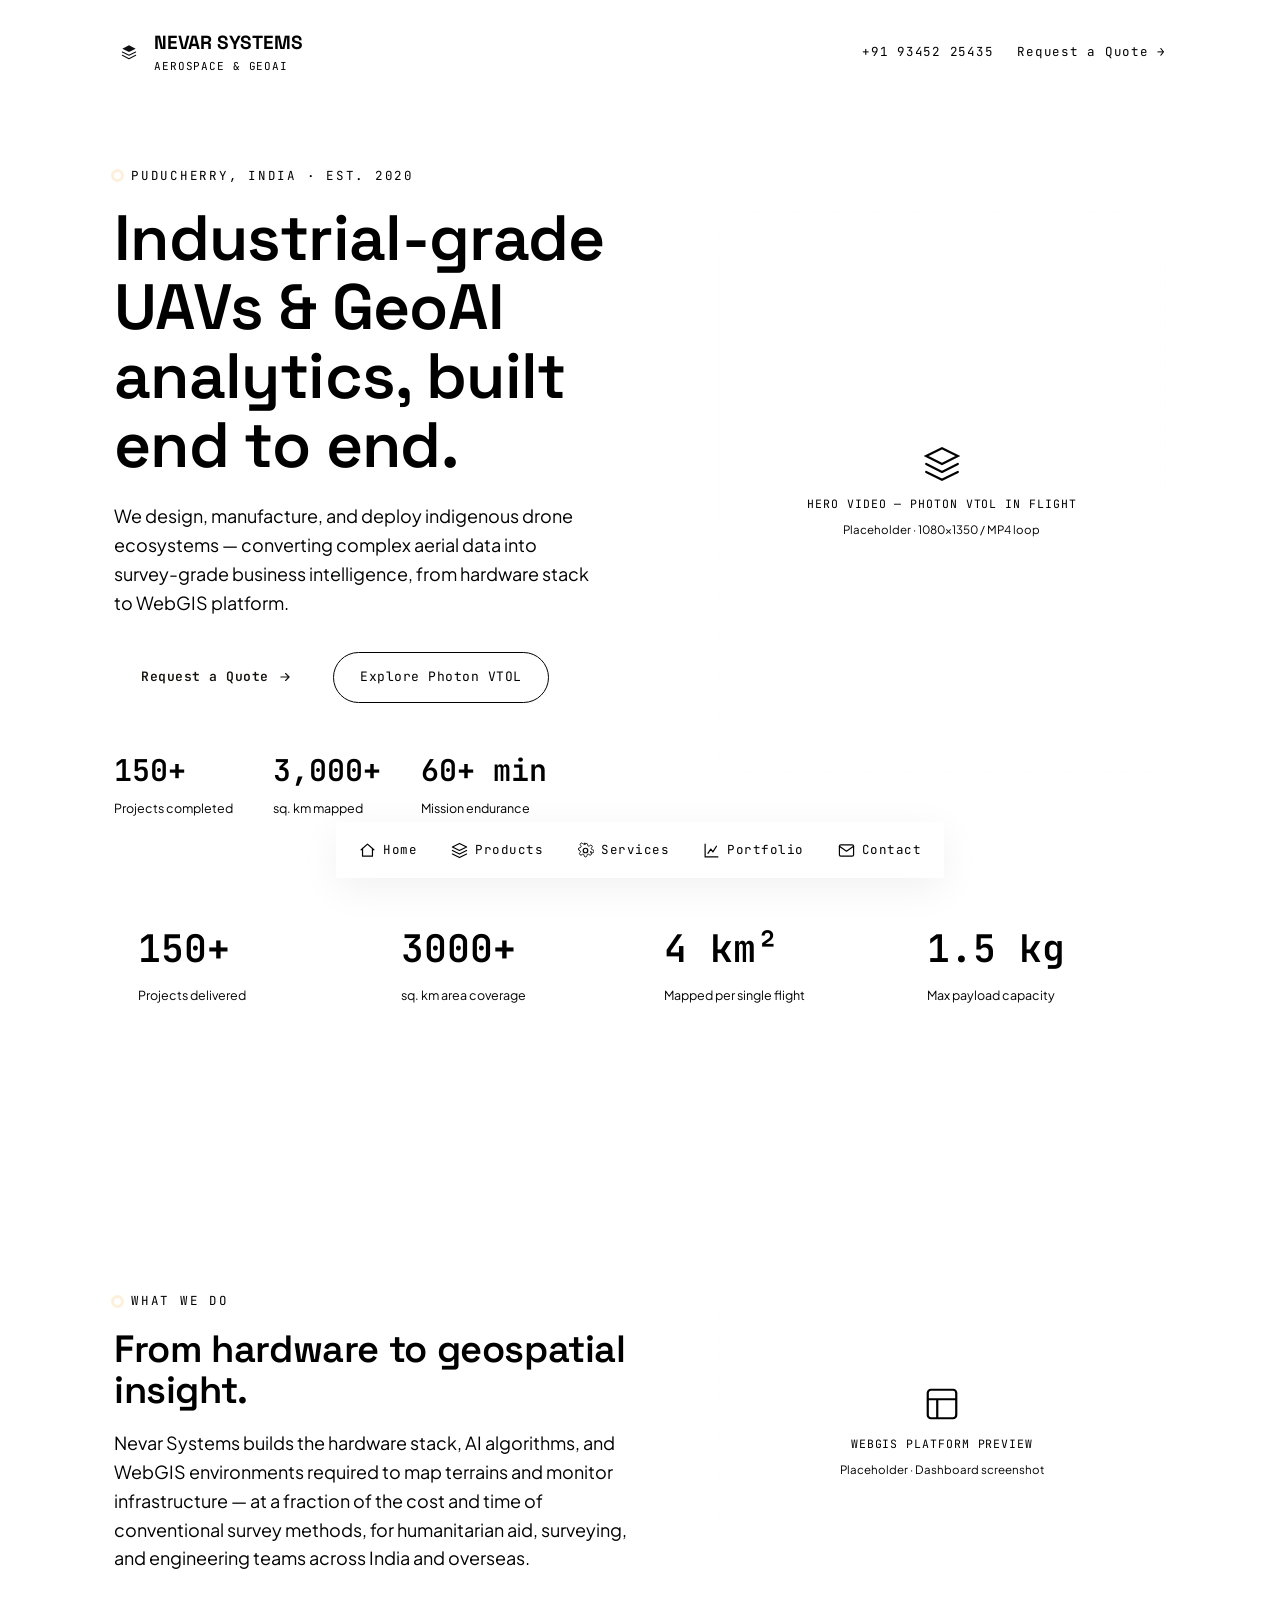
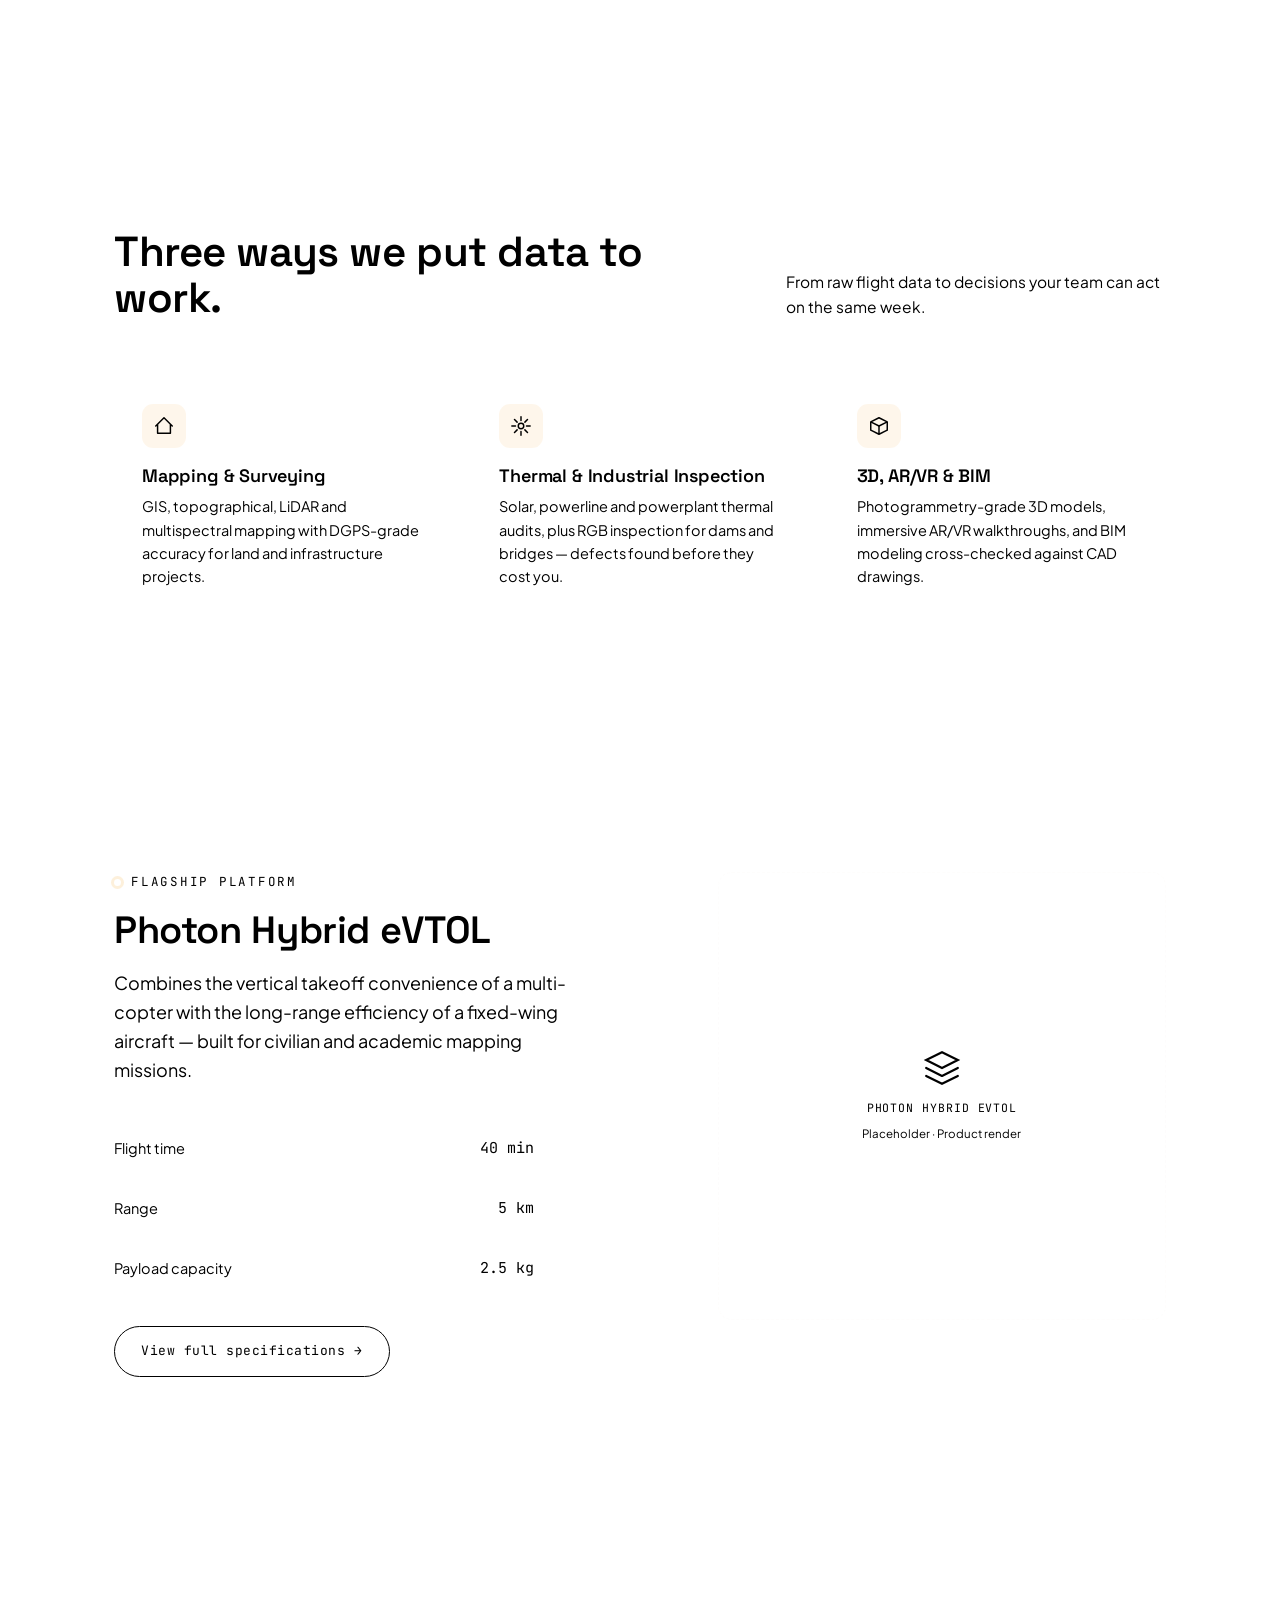
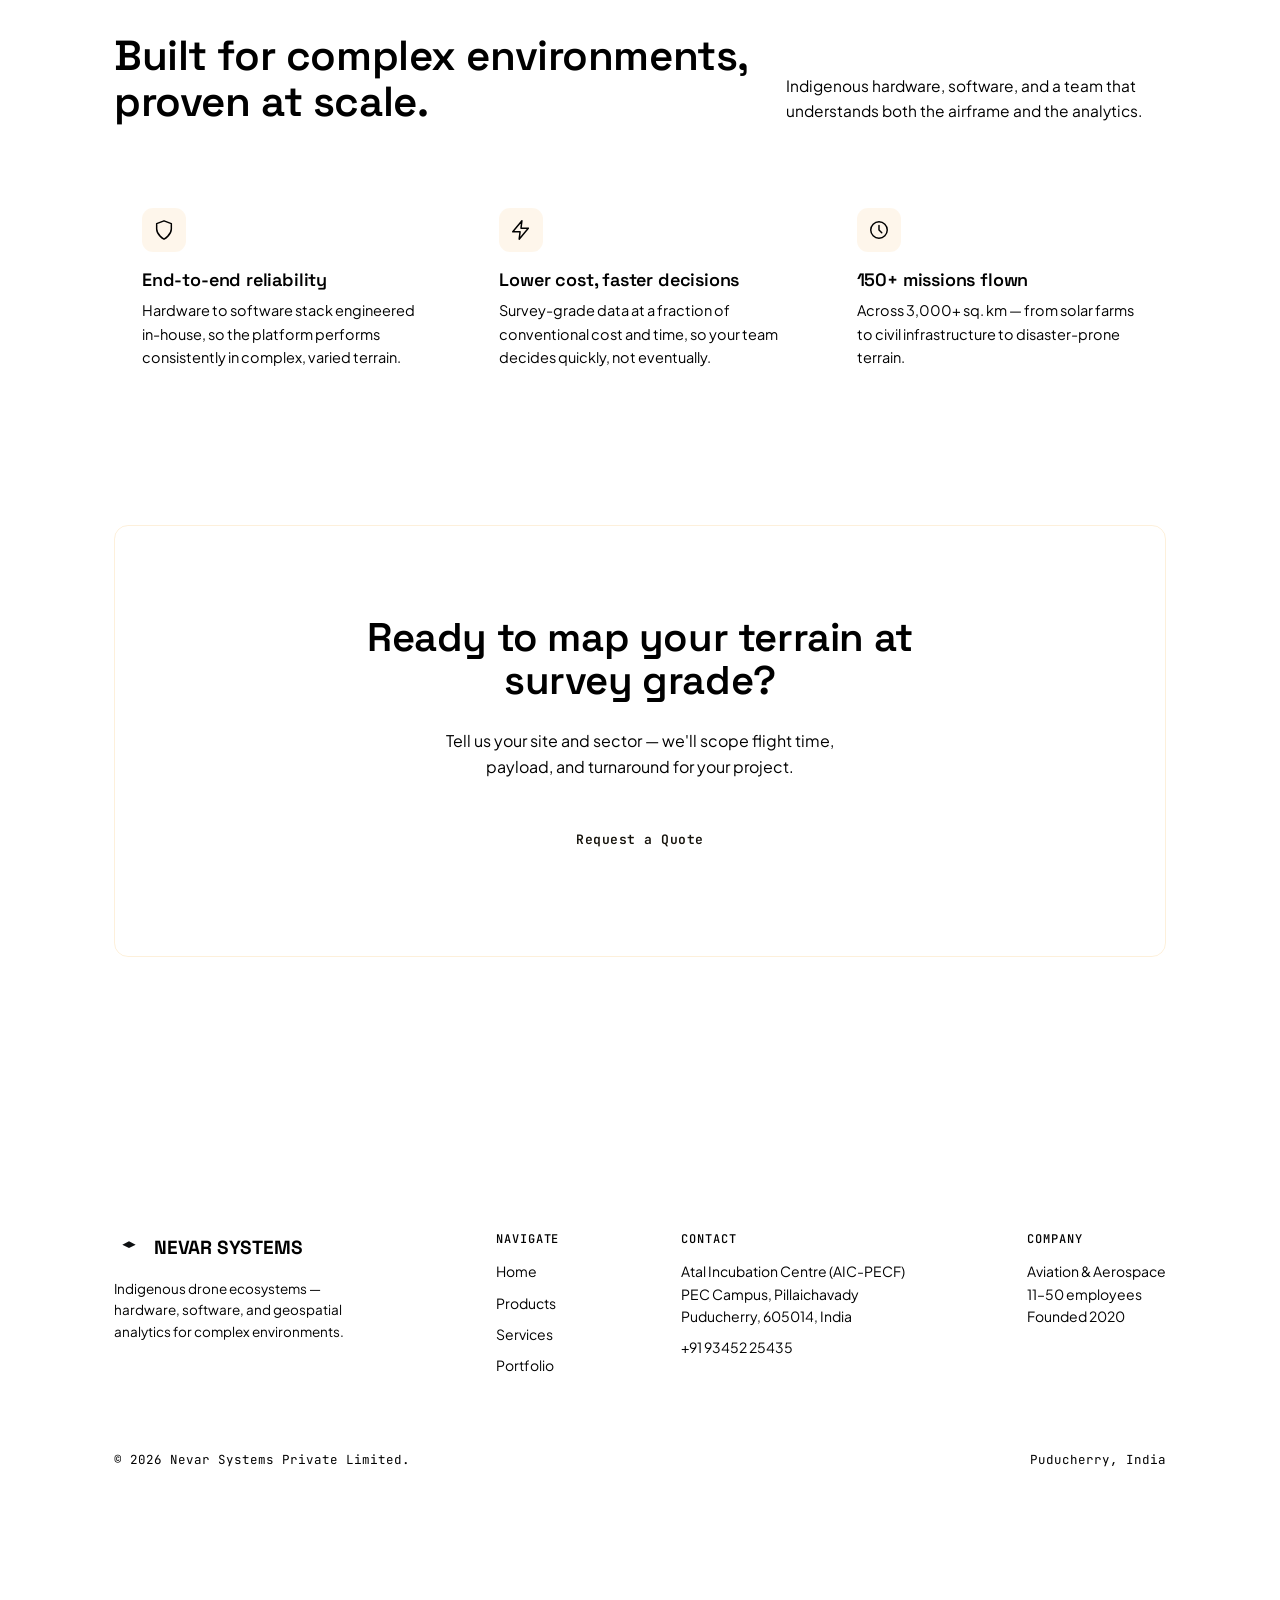
<file: index.html>
<!DOCTYPE html>
<html lang="en">
<head>
<meta charset="UTF-8">
<meta name="viewport" content="width=device-width, initial-scale=1.0">
<title>Nevar Systems — Industrial-Grade UAVs &amp; GeoAI Analytics</title>
<meta name="description" content="Nevar Systems designs, manufactures, and deploys indigenous drone ecosystems — converting complex aerial data into survey-grade business intelligence.">
<link rel="stylesheet" href="assets/style.css">
</head>
<body>

<div class="topbar">
  <a href="index.html" class="brand">
    <span class="brand-mark">
      <svg viewBox="0 0 24 24" fill="none" xmlns="http://www.w3.org/2000/svg"><path d="M12 2L2 7l10 5 10-5-10-5z" fill="#0D0F12"/><path d="M2 17l10 5 10-5M2 12l10 5 10-5" stroke="#0D0F12" stroke-width="1.6" stroke-linecap="round" stroke-linejoin="round"/></svg>
    </span>
    <span>NEVAR SYSTEMS<small>AEROSPACE &amp; GEOAI</small></span>
  </a>
  <div class="topbar-cta">
    <span class="topbar-phone">+91 93452 25435</span>
    <a href="contact.html">Request a Quote →</a>
  </div>
</div>

<!-- ============ HERO ============ -->
<header class="hero wrap">
  <div class="hero-grid">
    <div class="reveal in">
      <div class="eyebrow">Puducherry, India · Est. 2020</div>
      <h1>Industrial-grade UAVs &amp; <span class="accent">GeoAI analytics</span>, built end to end.</h1>
      <p class="hero-sub">We design, manufacture, and deploy indigenous drone ecosystems — converting complex aerial data into survey-grade business intelligence, from hardware stack to WebGIS platform.</p>
      <div class="hero-actions">
        <a href="contact.html" class="btn btn-primary magnetic">Request a Quote
          <svg width="14" height="14" viewBox="0 0 24 24" fill="none"><path d="M5 12h14M13 6l6 6-6 6" stroke="currentColor" stroke-width="2" stroke-linecap="round" stroke-linejoin="round"/></svg>
        </a>
        <a href="products.html" class="btn btn-ghost magnetic">Explore Photon VTOL</a>
      </div>
      <div class="hero-stats">
        <div class="stat"><div class="num">150+</div><div class="label">Projects completed</div></div>
        <div class="stat"><div class="num">3,000+</div><div class="label">sq. km mapped</div></div>
        <div class="stat"><div class="num">60+ min</div><div class="label">Mission endurance</div></div>
      </div>
    </div>
    <div class="reveal in placeholder hero-media">
      <svg class="ph-icon" viewBox="0 0 24 24" fill="none"><path d="M12 2L2 7l10 5 10-5-10-5z" stroke="currentColor" stroke-width="1.4"/><path d="M2 17l10 5 10-5M2 12l10 5 10-5" stroke="currentColor" stroke-width="1.4" stroke-linecap="round" stroke-linejoin="round"/></svg>
      <div class="ph-label">Hero Video — Photon VTOL in Flight</div>
      <div class="ph-sub">Placeholder · 1080×1350 / MP4 loop</div>
    </div>
  </div>
</header>

<!-- ============ TELEMETRY STRIP ============ -->
<section class="wrap section-pad" style="padding-top:0;">
  <div class="reveal telemetry">
    <div class="telemetry-cell">
      <div class="t-num"><span data-count="150" data-suffix="+">0</span></div>
      <div class="t-label">Projects delivered</div>
    </div>
    <div class="telemetry-cell">
      <div class="t-num"><span data-count="3000" data-suffix="+">0</span></div>
      <div class="t-label">sq. km area coverage</div>
    </div>
    <div class="telemetry-cell">
      <div class="t-num"><span data-count="4" data-suffix=" km²">0</span></div>
      <div class="t-label">Mapped per single flight</div>
    </div>
    <div class="telemetry-cell">
      <div class="t-num"><span data-count="1.5" data-decimals="1" data-suffix=" kg">0</span></div>
      <div class="t-label">Max payload capacity</div>
    </div>
  </div>
</section>

<!-- ============ ABOUT / MISSION ============ -->
<section class="wrap section-pad">
  <div class="hero-grid reveal">
    <div>
      <div class="eyebrow">What we do</div>
      <h2 style="font-size:clamp(26px,3.4vw,38px); margin-bottom:18px;">From hardware to geospatial insight.</h2>
      <p class="hero-sub" style="max-width:520px; margin-bottom:0;">Nevar Systems builds the hardware stack, AI algorithms, and WebGIS environments required to map terrains and monitor infrastructure — at a fraction of the cost and time of conventional survey methods, for humanitarian aid, surveying, and engineering teams across India and overseas.</p>
    </div>
    <div class="placeholder" style="min-height:260px;">
      <svg class="ph-icon" viewBox="0 0 24 24" fill="none"><rect x="3" y="3" width="18" height="18" rx="2" stroke="currentColor" stroke-width="1.4"/><path d="M3 9h18M9 21V9" stroke="currentColor" stroke-width="1.4"/></svg>
      <div class="ph-label">WebGIS Platform Preview</div>
      <div class="ph-sub">Placeholder · Dashboard screenshot</div>
    </div>
  </div>
</section>

<!-- ============ SERVICE TEASERS ============ -->
<section class="wrap section-pad">
  <div class="section-head reveal">
    <h2>Three ways we put data to work.</h2>
    <p>From raw flight data to decisions your team can act on the same week.</p>
  </div>
  <div class="grid-3 reveal-stagger reveal">
    <a href="services.html" class="card stagger-child">
      <div class="icon-box">
        <svg viewBox="0 0 24 24" fill="none"><path d="M3 12l9-9 9 9M5 10v10h14V10" stroke="currentColor" stroke-width="1.6" stroke-linecap="round" stroke-linejoin="round"/></svg>
      </div>
      <h3>Mapping &amp; Surveying</h3>
      <p>GIS, topographical, LiDAR and multispectral mapping with DGPS-grade accuracy for land and infrastructure projects.</p>
    </a>
    <a href="services.html" class="card stagger-child">
      <div class="icon-box">
        <svg viewBox="0 0 24 24" fill="none"><path d="M12 2v4M12 18v4M4.93 4.93l2.83 2.83M16.24 16.24l2.83 2.83M2 12h4M18 12h4M4.93 19.07l2.83-2.83M16.24 7.76l2.83-2.83" stroke="currentColor" stroke-width="1.6" stroke-linecap="round"/><circle cx="12" cy="12" r="3" stroke="currentColor" stroke-width="1.6"/></svg>
      </div>
      <h3>Thermal &amp; Industrial Inspection</h3>
      <p>Solar, powerline and powerplant thermal audits, plus RGB inspection for dams and bridges — defects found before they cost you.</p>
    </a>
    <a href="services.html" class="card stagger-child">
      <div class="icon-box">
        <svg viewBox="0 0 24 24" fill="none"><path d="M21 7.5L12 3 3 7.5l9 4.5 9-4.5z" stroke="currentColor" stroke-width="1.6" stroke-linejoin="round"/><path d="M3 7.5v9L12 21l9-4.5v-9M12 12v9" stroke="currentColor" stroke-width="1.6" stroke-linejoin="round"/></svg>
      </div>
      <h3>3D, AR/VR &amp; BIM</h3>
      <p>Photogrammetry-grade 3D models, immersive AR/VR walkthroughs, and BIM modeling cross-checked against CAD drawings.</p>
    </a>
  </div>
</section>

<!-- ============ PRODUCT SPOTLIGHT ============ -->
<section class="wrap section-pad">
  <div class="hero-grid reveal" style="align-items:start;">
    <div class="placeholder" style="aspect-ratio:1/1; order:2;">
      <svg class="ph-icon" viewBox="0 0 24 24" fill="none"><path d="M12 2L2 7l10 5 10-5-10-5z" stroke="currentColor" stroke-width="1.4"/><path d="M2 17l10 5 10-5M2 12l10 5 10-5" stroke="currentColor" stroke-width="1.4" stroke-linecap="round" stroke-linejoin="round"/></svg>
      <div class="ph-label">Photon Hybrid eVTOL</div>
      <div class="ph-sub">Placeholder · Product render</div>
    </div>
    <div style="order:1;">
      <div class="eyebrow">Flagship platform</div>
      <h2 style="font-size:clamp(26px,3.4vw,38px); margin-bottom:18px;">Photon Hybrid eVTOL</h2>
      <p class="hero-sub" style="max-width:480px;">Combines the vertical takeoff convenience of a multi-copter with the long-range efficiency of a fixed-wing aircraft — built for civilian and academic mapping missions.</p>
      <div style="display:flex; flex-direction:column; gap:0; max-width:420px; margin-bottom:28px;">
        <div class="spec-row"><span class="label">Flight time</span><span class="value">40 min</span></div>
        <div class="spec-row"><span class="label">Range</span><span class="value">5 km</span></div>
        <div class="spec-row"><span class="label">Payload capacity</span><span class="value">2.5 kg</span></div>
      </div>
      <a href="products.html" class="btn btn-ghost magnetic">View full specifications →</a>
    </div>
  </div>
</section>

<!-- ============ WHY CHOOSE US ============ -->
<section class="wrap section-pad">
  <div class="section-head reveal">
    <h2>Built for complex environments, proven at scale.</h2>
    <p>Indigenous hardware, software, and a team that understands both the airframe and the analytics.</p>
  </div>
  <div class="grid-3 reveal-stagger reveal">
    <div class="card stagger-child">
      <div class="icon-box">
        <svg viewBox="0 0 24 24" fill="none"><path d="M12 22s8-4.5 8-11V5l-8-3-8 3v6c0 6.5 8 11 8 11z" stroke="currentColor" stroke-width="1.6" stroke-linejoin="round"/></svg>
      </div>
      <h3>End-to-end reliability</h3>
      <p>Hardware to software stack engineered in-house, so the platform performs consistently in complex, varied terrain.</p>
    </div>
    <div class="card stagger-child">
      <div class="icon-box">
        <svg viewBox="0 0 24 24" fill="none"><path d="M13 2L3 14h8l-1 8 10-12h-8l1-8z" stroke="currentColor" stroke-width="1.6" stroke-linejoin="round"/></svg>
      </div>
      <h3>Lower cost, faster decisions</h3>
      <p>Survey-grade data at a fraction of conventional cost and time, so your team decides quickly, not eventually.</p>
    </div>
    <div class="card stagger-child">
      <div class="icon-box">
        <svg viewBox="0 0 24 24" fill="none"><circle cx="12" cy="12" r="9" stroke="currentColor" stroke-width="1.6"/><path d="M12 7v5l3 3" stroke="currentColor" stroke-width="1.6" stroke-linecap="round"/></svg>
      </div>
      <h3>150+ missions flown</h3>
      <p>Across 3,000+ sq. km — from solar farms to civil infrastructure to disaster-prone terrain.</p>
    </div>
  </div>
</section>

<!-- ============ CTA ============ -->
<section class="wrap section-pad reveal" style="text-align:center; padding-top:0;">
  <div class="placeholder" style="padding:clamp(48px,8vw,90px) 24px; min-height:0; border-style:solid; border-color:rgba(242,169,59,0.18); background: radial-gradient(120% 140% at 50% 0%, rgba(242,169,59,0.08), transparent 60%), var(--bg-raised);">
    <h2 style="font-size:clamp(26px,3.6vw,40px); max-width:560px; margin-bottom:18px;">Ready to map your terrain at survey grade?</h2>
    <p class="text-muted" style="max-width:440px; margin-bottom:28px;">Tell us your site and sector — we'll scope flight time, payload, and turnaround for your project.</p>
    <a href="contact.html" class="btn btn-primary magnetic">Request a Quote</a>
  </div>
</section>

<footer>
  <div class="footer-grid">
    <div class="footer-col" style="max-width:260px;">
      <div class="brand" style="margin-bottom:14px;">
        <span class="brand-mark">
          <svg viewBox="0 0 24 24" fill="none"><path d="M12 2L2 7l10 5 10-5-10-5z" fill="#0D0F12"/></svg>
        </span>
        <span>NEVAR SYSTEMS</span>
      </div>
      <p style="color:var(--muted); font-size:13.5px;">Indigenous drone ecosystems — hardware, software, and geospatial analytics for complex environments.</p>
    </div>
    <div class="footer-col">
      <h4>Navigate</h4>
      <a href="index.html">Home</a>
      <a href="products.html">Products</a>
      <a href="services.html">Services</a>
      <a href="portfolio.html">Portfolio</a>
    </div>
    <div class="footer-col">
      <h4>Contact</h4>
      <p>Atal Incubation Centre (AIC-PECF)<br>PEC Campus, Pillaichavady<br>Puducherry, 605014, India</p>
      <a href="tel:+919345225435">+91 93452 25435</a>
    </div>
    <div class="footer-col">
      <h4>Company</h4>
      <p>Aviation &amp; Aerospace<br>11–50 employees<br>Founded 2020</p>
    </div>
  </div>
  <div class="footer-bottom">
    <span>© 2026 Nevar Systems Private Limited.</span>
    <span>Puducherry, India</span>
  </div>
</footer>

<nav class="island-nav">
  <a href="index.html" class="island-item active">
    <svg viewBox="0 0 24 24" fill="none"><path d="M3 11l9-8 9 8M5 9v11h14V9" stroke="currentColor" stroke-width="1.7" stroke-linecap="round" stroke-linejoin="round"/></svg>
    <span>Home</span>
  </a>
  <a href="products.html" class="island-item">
    <svg viewBox="0 0 24 24" fill="none"><path d="M12 2L2 7l10 5 10-5-10-5z" stroke="currentColor" stroke-width="1.7" stroke-linejoin="round"/><path d="M2 17l10 5 10-5M2 12l10 5 10-5" stroke="currentColor" stroke-width="1.7" stroke-linecap="round" stroke-linejoin="round"/></svg>
    <span>Products</span>
  </a>
  <a href="services.html" class="island-item">
    <svg viewBox="0 0 24 24" fill="none"><circle cx="12" cy="12" r="3.2" stroke="currentColor" stroke-width="1.7"/><path d="M19.4 13a1.6 1.6 0 00.3 1.8l.1.1a2 2 0 11-2.8 2.8l-.1-.1a1.6 1.6 0 00-1.8-.3 1.6 1.6 0 00-1 1.5V19a2 2 0 11-4 0v-.2a1.6 1.6 0 00-1-1.5 1.6 1.6 0 00-1.8.3l-.1.1a2 2 0 11-2.8-2.8l.1-.1a1.6 1.6 0 00.3-1.8 1.6 1.6 0 00-1.5-1H4a2 2 0 110-4h.2a1.6 1.6 0 001.5-1 1.6 1.6 0 00-.3-1.8l-.1-.1a2 2 0 112.8-2.8l.1.1a1.6 1.6 0 001.8.3H10a1.6 1.6 0 001-1.5V4a2 2 0 114 0v.2a1.6 1.6 0 001 1.5 1.6 1.6 0 001.8-.3l.1-.1a2 2 0 112.8 2.8l-.1.1a1.6 1.6 0 00-.3 1.8V10a1.6 1.6 0 001.5 1h.2a2 2 0 110 4h-.2a1.6 1.6 0 00-1.5 1z" stroke="currentColor" stroke-width="1.3" stroke-linejoin="round"/></svg>
    <span>Services</span>
  </a>
  <a href="portfolio.html" class="island-item">
    <svg viewBox="0 0 24 24" fill="none"><path d="M3 3v18h18M7 16l4-6 3 4 5-8" stroke="currentColor" stroke-width="1.7" stroke-linecap="round" stroke-linejoin="round"/></svg>
    <span>Portfolio</span>
  </a>
  <a href="contact.html" class="island-item">
    <svg viewBox="0 0 24 24" fill="none"><path d="M4 4h16v16H4z" stroke="currentColor" stroke-width="0" /><path d="M22 6l-10 7L2 6" stroke="currentColor" stroke-width="1.7" stroke-linecap="round" stroke-linejoin="round"/><rect x="2" y="4" width="20" height="16" rx="2" stroke="currentColor" stroke-width="1.7"/></svg>
    <span>Contact</span>
  </a>
</nav>

<script src="assets/main.js"></script>
</body>
</html>
</file>
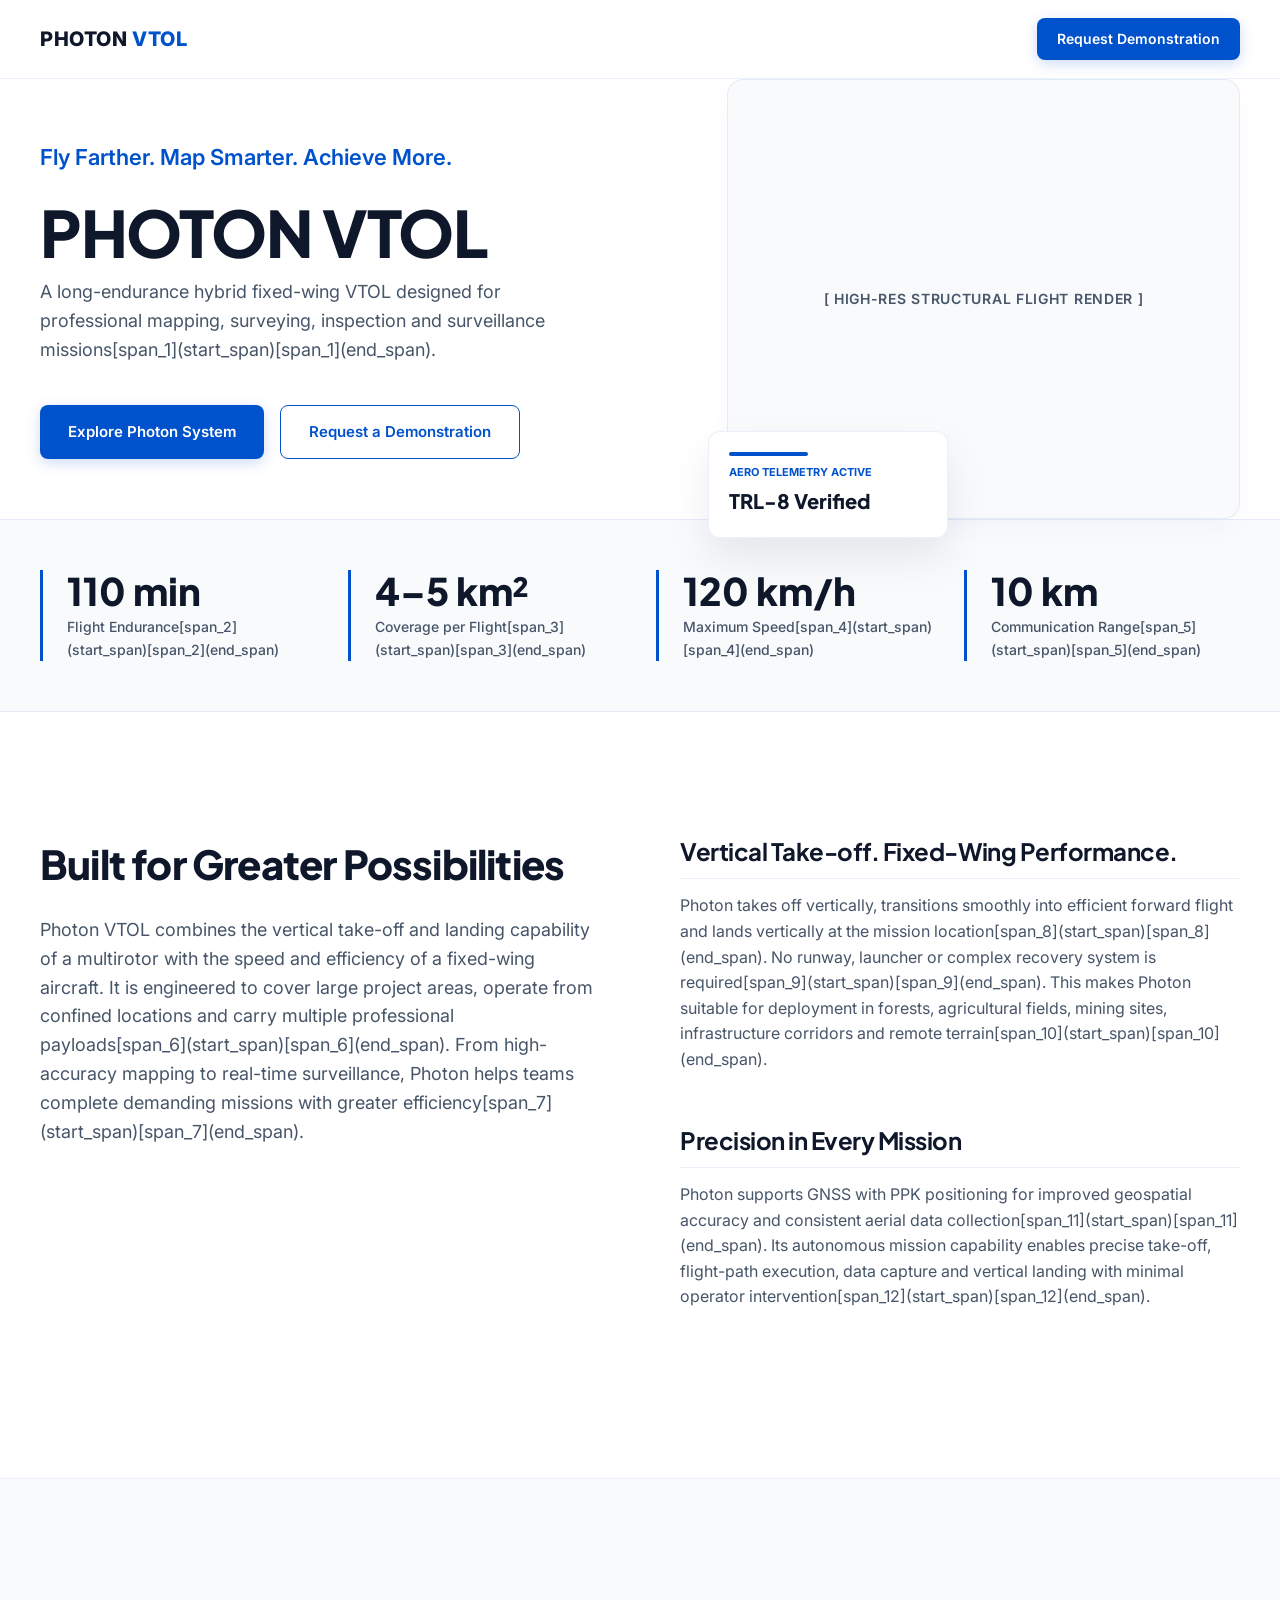
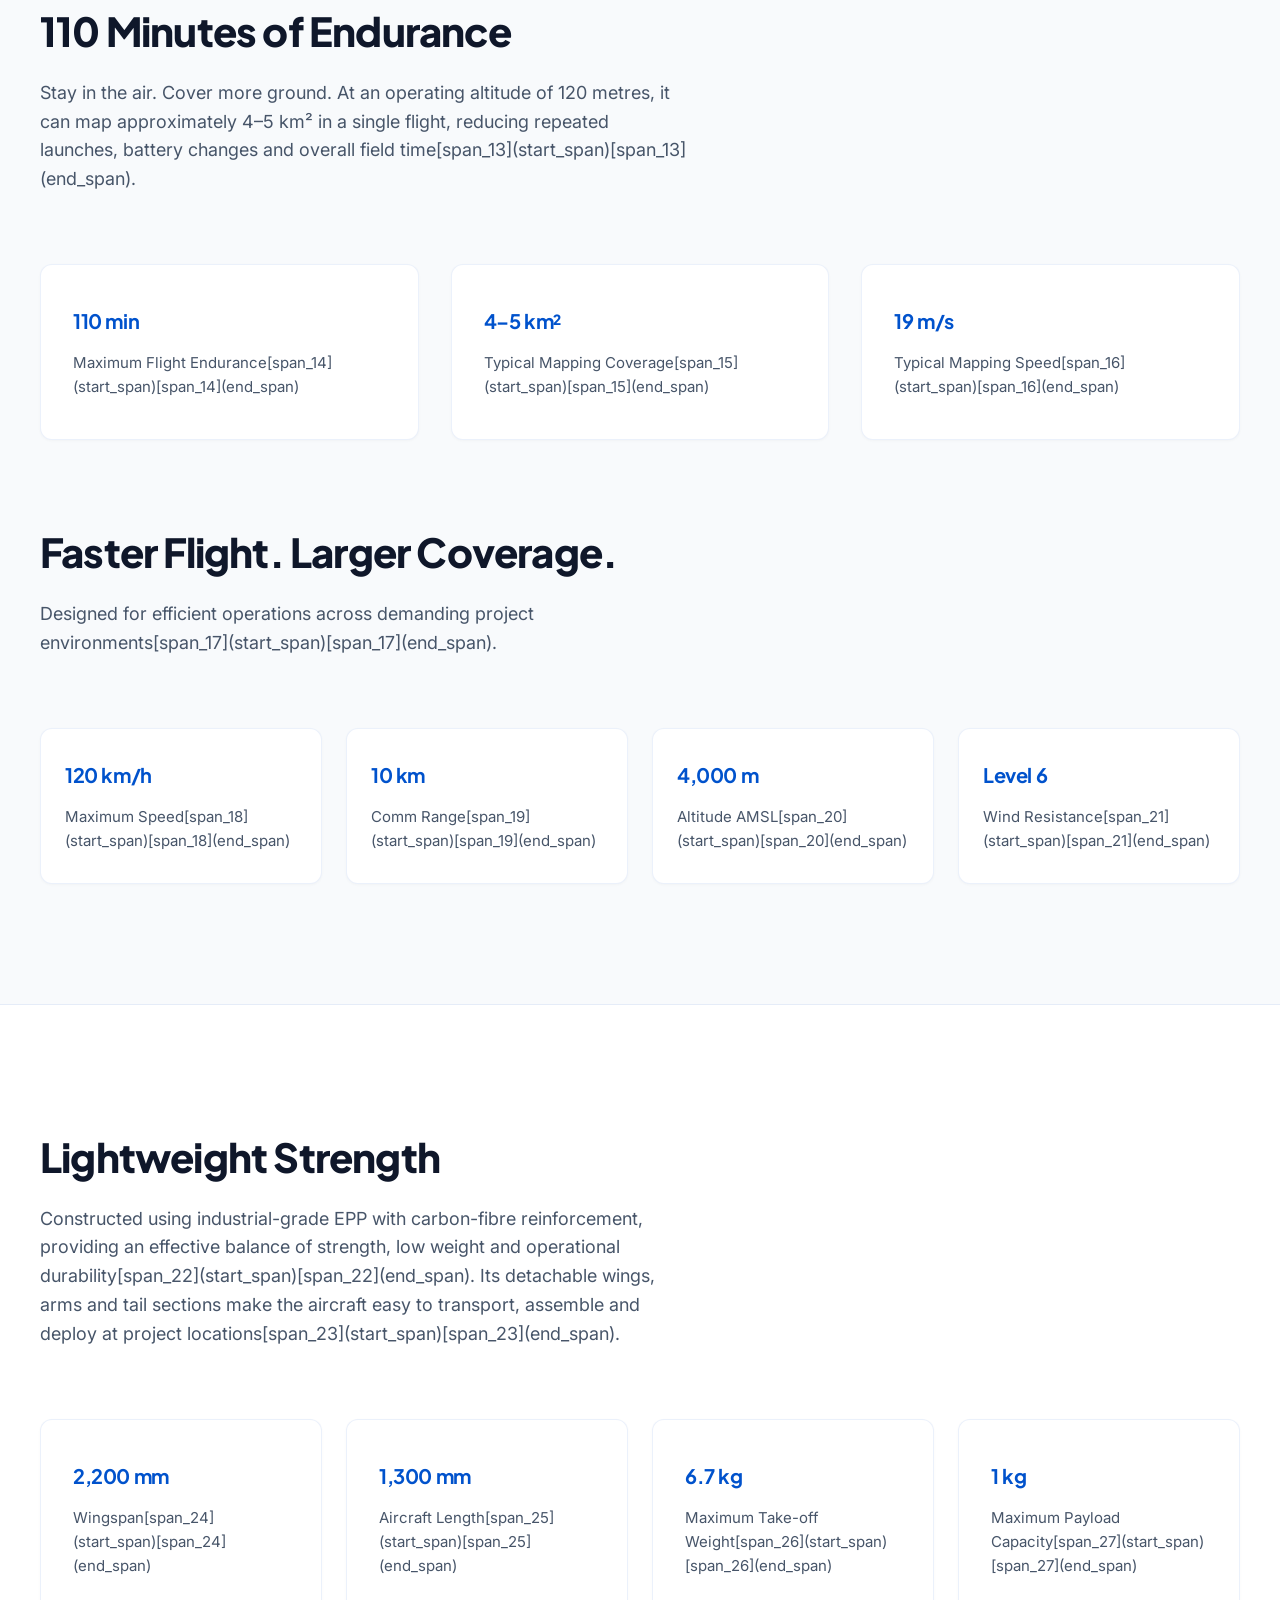
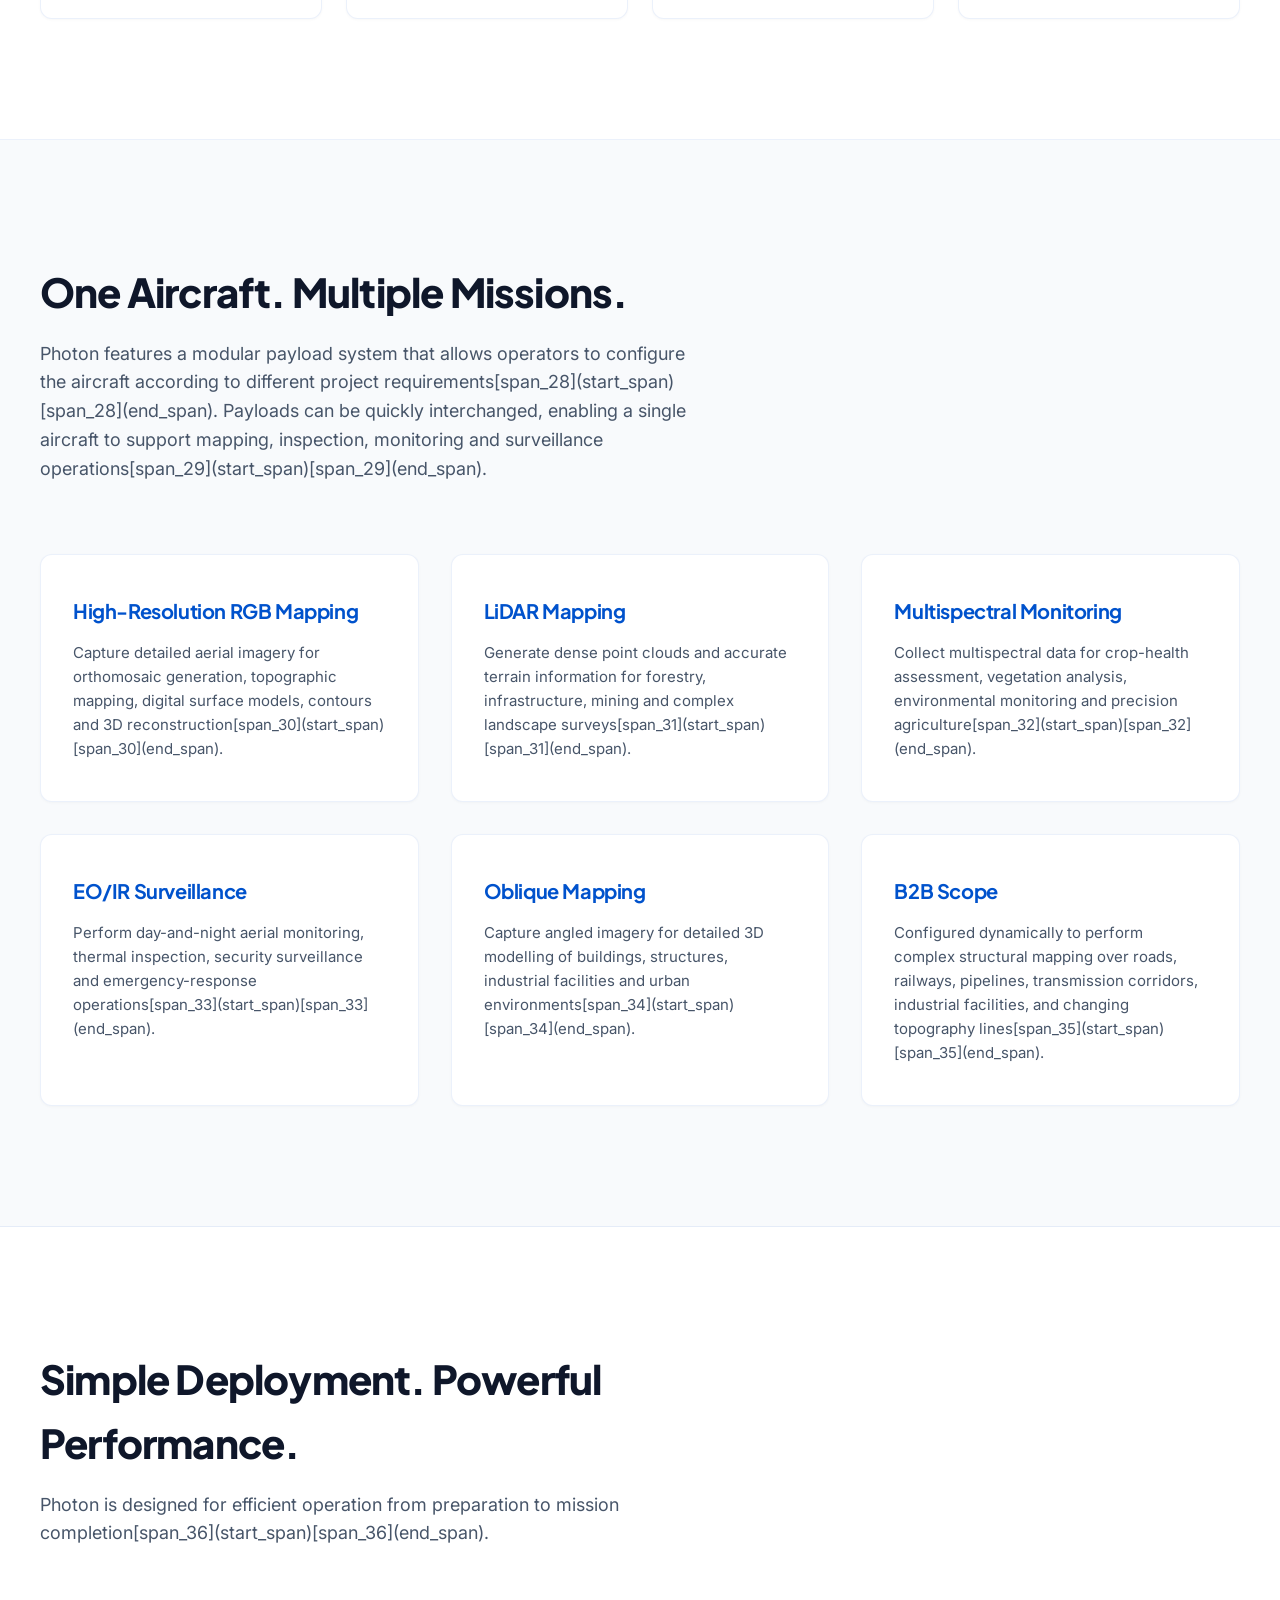
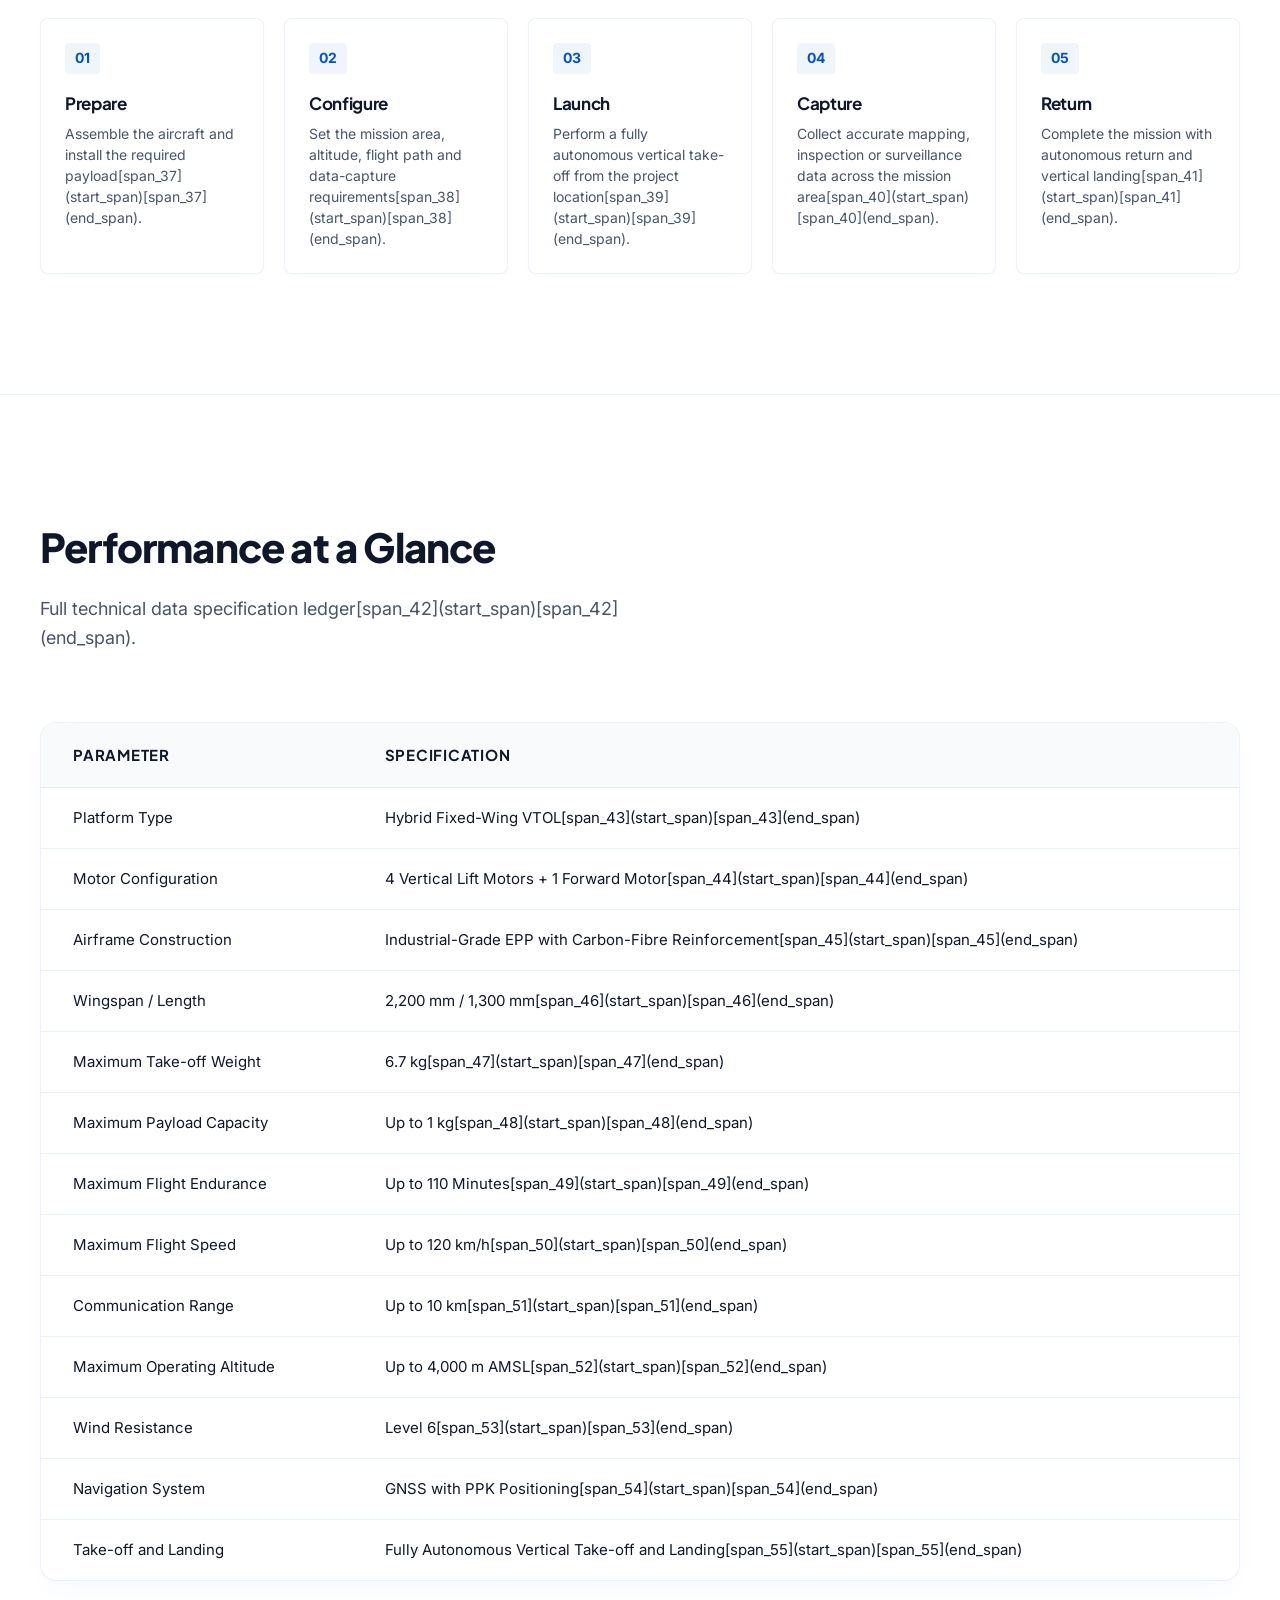
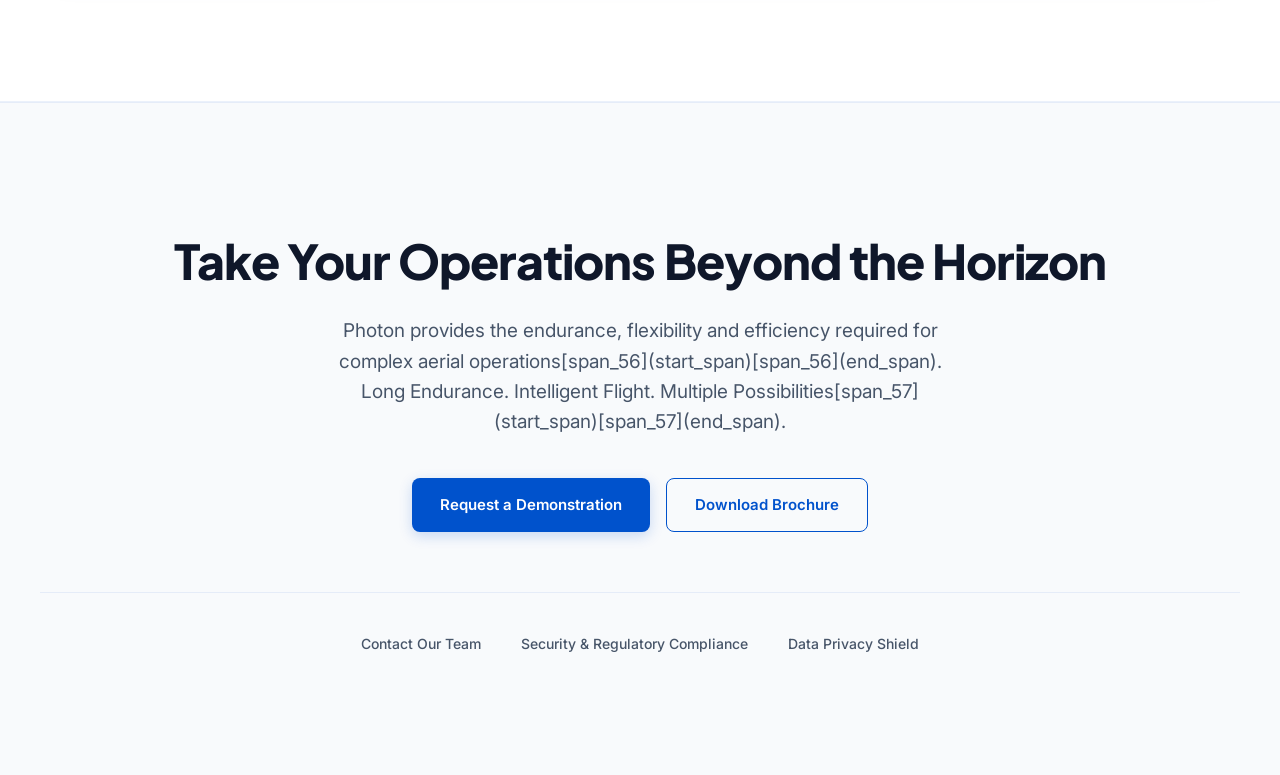
<file: c.html>
<!DOCTYPE html>
<html lang="en">
<head>
    <meta charset="UTF-8">
    <meta name="viewport" content="width=device-width, initial-scale=1.0">
    <title>PHOTON VTOL — Advanced Aerial Intelligence</title>
    <link rel="preconnect" href="https://fonts.googleapis.com">
    <link rel="preconnect" href="https://fonts.gstatic.com" crossorigin>
    <link href="https://fonts.googleapis.com/css2?family=Inter:wght@400;500;600;700&family=Plus+Jakarta+Sans:wght@700;800&display=swap" rel="stylesheet">
    <style>
        :root {
            --bg-main: #FFFFFF;
            --bg-surface: #F8FAFC;
            --bg-card: #FFFFFF;
            --brand-primary: #0052CC;
            --brand-accent: #00E5FF;
            --text-main: #0F172A;
            --text-muted: #475569;
            --border-light: rgba(0, 82, 204, 0.08);
            --border-accent: rgba(0, 229, 255, 0.3);
            --shadow-sm: 0 1px 3px rgba(15, 23, 42, 0.03);
            --shadow-md: 0 10px 30px -10px rgba(0, 82, 204, 0.06);
        }

        * { box-sizing: border-box; margin: 0; padding: 0; }
        body {
            font-family: 'Inter', sans-serif;
            background-color: var(--bg-main);
            color: var(--text-main);
            line-height: 1.6;
            -webkit-font-smoothing: antialiased;
        }

        h1, h2, h3, h4 {
            font-family: 'Plus Jakarta Sans', sans-serif;
            letter-spacing: -0.02em;
        }

        .container {
            max-width: 1280px;
            margin: 0 auto;
            padding: 0 40px;
        }

        /* --- STICKY MODERN HEADER --- */
        header {
            border-bottom: 1px solid var(--border-light);
            padding: 18px 0;
            position: sticky;
            top: 0;
            background: rgba(255, 255, 255, 0.85);
            backdrop-filter: blur(12px);
            z-index: 1000;
        }
        .nav-container { display: flex; justify-content: space-between; align-items: center; }
        .logo { font-size: 20px; font-weight: 800; text-transform: uppercase; letter-spacing: 0.03em; color: var(--text-main); }
        .logo span { color: var(--brand-primary); }

        /* --- HERO INTERACTIVE DASHBOARD LAYOUT --- */
        .hero-section { padding: 100px 0 80px 0; position: relative; overflow: hidden; }
        .hero-grid { display: grid; grid-template-columns: 1.1fr 0.9fr; gap: 60px; align-items: center; }
        .hero-content h1 { font-size: 64px; line-height: 1.05; color: var(--text-main); font-weight: 800; margin-bottom: 12px; }
        .tagline { color: var(--brand-primary); font-size: 22px; font-weight: 600; margin-bottom: 24px; display: inline-block; }
        .hero-content p { font-size: 18px; color: var(--text-muted); margin-bottom: 40px; max-width: 540px; }
        
        .btn-flex { display: flex; gap: 16px; }
        .btn { padding: 14px 28px; font-weight: 600; border-radius: 8px; text-decoration: none; font-size: 15px; transition: all 0.25s cubic-bezier(0.16, 1, 0.3, 1); display: inline-flex; align-items: center; justify-content: center; }
        .btn-primary { background: var(--brand-primary); color: #FFF; box-shadow: 0 4px 14px rgba(0, 82, 204, 0.2); }
        .btn-primary:hover { background: #0043a8; transform: translateY(-2px); box-shadow: 0 6px 20px rgba(0, 229, 255, 0.3); }
        .btn-secondary { border: 1px solid var(--brand-primary); color: var(--brand-primary); background: transparent; }
        .btn-secondary:hover { background: var(--bg-surface); transform: translateY(-2px); }

        /* Tech interface visualization inside hero */
        .hero-visual { position: relative; background: var(--bg-surface); border: 1px solid var(--border-light); border-radius: 16px; height: 440px; box-shadow: var(--shadow-md); display: flex; align-items: center; justify-content: center; }
        .panel-overlay { position: absolute; bottom: -20px; left: -20px; background: #FFF; padding: 20px; border-radius: 12px; box-shadow: 0 20px 40px rgba(15,23,42,0.08); border: 1px solid var(--border-light); width: 240px; }
        .panel-line { height: 4px; background: var(--brand-primary); width: 40%; margin-bottom: 8px; border-radius: 2px; }

        /* --- SCANNABLE METRIC DASHBOARD STRIP --- */
        .metric-strip { background: var(--bg-surface); border-top: 1px solid var(--border-light); border-bottom: 1px solid var(--border-light); padding: 50px 0; }
        .metric-matrix { display: grid; grid-template-columns: repeat(4, 1fr); gap: 32px; }
        .metric-node { padding-left: 24px; border-left: 3px solid var(--brand-primary); position: relative; }
        .metric-val { font-size: 38px; font-weight: 800; color: var(--text-main); font-family: 'Plus Jakarta Sans', sans-serif; line-height: 1.1; margin-bottom: 4px; }
        .metric-det { font-size: 14px; color: var(--text-muted); font-weight: 500; }

        /* --- GRID AND DIVISION METHODOLOGY --- */
        .section { padding: 120px 0; border-bottom: 1px solid var(--border-light); }
        .section-alt { background-color: var(--bg-surface); }
        .section-title { margin-bottom: 70px; max-width: 650px; }
        .section-title h2 { font-size: 40px; color: var(--text-main); margin-bottom: 16px; font-weight: 800; }
        .section-title p { font-size: 18px; color: var(--text-muted); }

        /* Asymmetric Split Showcase */
        .split-showcase { display: grid; grid-template-columns: 1fr 1fr; gap: 80px; align-items: flex-start; }
        .showcase-card { margin-bottom: 48px; }
        .showcase-card h3 { font-size: 24px; color: var(--text-main); margin-bottom: 14px; font-weight: 700; border-bottom: 1px solid var(--border-light); padding-bottom: 8px; }
        .showcase-card p { color: var(--text-muted); font-size: 16px; }

        /* High-Density Specification Callout Grid */
        .density-grid-3 { display: grid; grid-template-columns: repeat(3, 1fr); gap: 32px; }
        .density-grid-4 { display: grid; grid-template-columns: repeat(4, 1fr); gap: 24px; }
        .datacard-premium { background: var(--bg-card); border: 1px solid var(--border-light); border-radius: 12px; padding: 40px 32px; box-shadow: var(--shadow-sm); transition: all 0.3s cubic-bezier(0.16, 1, 0.3, 1); }
        .datacard-premium:hover { border-color: var(--brand-primary); box-shadow: var(--shadow-md); transform: translateY(-4px); }
        .datacard-premium h3 { font-size: 20px; color: var(--brand-primary); margin-bottom: 14px; font-weight: 700; }
        .datacard-premium p { color: var(--text-muted); font-size: 15px; }

        /* --- WORKFLOW TIMELINE PROCESS --- */
        .timeline-matrix { display: grid; grid-template-columns: repeat(5, 1fr); gap: 20px; position: relative; margin-top: 20px; }
        .timeline-node { position: relative; background: var(--bg-card); border: 1px solid var(--border-light); padding: 24px; border-radius: 8px; box-shadow: var(--shadow-sm); }
        .timeline-idx { font-size: 14px; font-weight: 700; color: var(--brand-primary); background: rgba(0, 82, 204, 0.06); padding: 4px 10px; border-radius: 4px; display: inline-block; margin-bottom: 16px; }
        .timeline-node h4 { font-size: 17px; margin-bottom: 6px; color: var(--text-main); }
        .timeline-node p { font-size: 14px; color: var(--text-muted); line-height: 1.5; }

        /* --- PREMIUM B2B DATA MATRIX TABLE --- */
        .spec-table-container { background: var(--bg-card); border: 1px solid var(--border-light); border-radius: 16px; overflow: hidden; box-shadow: var(--shadow-md); margin-top: 40px; }
        .spec-table { width: 100%; border-collapse: collapse; text-align: left; }
        .spec-table th { background-color: var(--bg-surface); padding: 20px 32px; font-weight: 700; font-family: 'Plus Jakarta Sans', sans-serif; font-size: 15px; color: var(--text-main); border-bottom: 1px solid var(--border-light); text-transform: uppercase; letter-spacing: 0.05em; }
        .spec-table td { padding: 18px 32px; border-bottom: 1px solid var(--border-light); font-size: 15px; }
        .spec-table tr:last-child td { border-bottom: none; }
        .spec-table tr:hover td { background-color: rgba(0, 82, 204, 0.01); color: var(--brand-primary); }

        /* --- CONVERSION CLOSING FOOTER --- */
        .action-footer { background-color: var(--bg-surface); padding: 120px 0; text-align: center; border-top: 1px solid var(--border-light); position: relative; }
        .action-footer h2 { font-size: 48px; font-weight: 800; color: var(--text-main); margin-bottom: 16px; }
        .action-footer p { font-size: 19px; color: var(--text-muted); max-width: 640px; margin: 0 auto 40px auto; }
        .footer-nav { display: flex; justify-content: center; gap: 40px; margin-top: 60px; padding-top: 40px; border-top: 1px solid var(--border-light); }
        .footer-nav a { text-decoration: none; color: var(--text-muted); font-size: 14px; font-weight: 500; transition: color 0.2s ease; }
        .footer-nav a:hover { color: var(--brand-primary); }

        @media (max-width: 1024px) {
            .hero-grid, .split-showcase, .density-grid-3 { grid-template-columns: 1fr; }
            .metric-matrix { grid-template-columns: repeat(2, 1fr); }
            .timeline-matrix { grid-template-columns: 1fr; }
        }
    </style>
</head>
<body>

    <header>
        <div class="container nav-container">
            <div class="logo">Photon <span>VTOL</span></div>
            <div class="btn-flex">
                <a href="#contact" class="btn btn-primary" style="padding: 10px 20px; font-size:14px;">Request Demonstration</a>
            </div>
        </div>
    </header>

    <!-- HERO PANEL WITH FLOATING TELEMETRY INDICATOR -->
 
        <div class="container hero-grid">
            <div class="hero-content">
                <span class="tagline">Fly Farther. Map Smarter. Achieve More.</span>
                <h1>PHOTON VTOL</h1>
                <p>A long-endurance hybrid fixed-wing VTOL designed for professional mapping, surveying, inspection and surveillance missions[span_1](start_span)[span_1](end_span).</p>
                <div class="btn-flex">
                    <a href="#missions" class="btn btn-primary">Explore Photon System</a>
                    <a href="#contact" class="btn btn-secondary">Request a Demonstration</a>
                </div>
            </div>
            <div class="hero-visual">
                <span style="color: var(--text-muted); font-weight:600; font-size:14px; letter-spacing:0.05em; text-transform:uppercase;">[ High-Res Structural Flight Render ]</span>
                <div class="panel-overlay">
                    <div class="panel-line"></div>
                    <div style="font-size:11px; text-transform:uppercase; color:var(--brand-primary); font-weight:700; margin-bottom:4px;">Aero Telemetry Active</div>
                    <div style="font-size:20px; font-weight:800; font-family:'Plus Jakarta Sans'">TRL-8 Verified</div>
                </div>
            </div>
        </div>
    </section>

    <!-- COMPACT HIGH-CONTRAST METRIC MATRIX -->
    <div class="metric-strip">
        <div class="container metric-matrix">
            <div class="metric-node">
                <div class="metric-val">110 min</div>
                <div class="metric-det">Flight Endurance[span_2](start_span)[span_2](end_span)</div>
            </div>
            <div class="metric-node">
                <div class="metric-val">4–5 km²</div>
                <div class="metric-det">Coverage per Flight[span_3](start_span)[span_3](end_span)</div>
            </div>
            <div class="metric-node">
                <div class="metric-val">120 km/h</div>
                <div class="metric-det">Maximum Speed[span_4](start_span)[span_4](end_span)</div>
            </div>
            <div class="metric-node">
                <div class="metric-val">10 km</div>
                <div class="metric-det">Communication Range[span_5](start_span)[span_5](end_span)</div>
            </div>
        </div>
    </div>

    <!-- ASYMMETRIC SYSTEM OVERVIEW GRID -->
    <section class="section">
        <div class="container">
            <div class="split-showcase">
                <div class="section-title" style="margin-bottom:0;">
                    <h2>Built for Greater Possibilities</h2>
                    <p style="margin-top:20px;">Photon VTOL combines the vertical take-off and landing capability of a multirotor with the speed and efficiency of a fixed-wing aircraft. It is engineered to cover large project areas, operate from confined locations and carry multiple professional payloads[span_6](start_span)[span_6](end_span). From high-accuracy mapping to real-time surveillance, Photon helps teams complete demanding missions with greater efficiency[span_7](start_span)[span_7](end_span).</p>
                </div>
                <div>
                    <div class="showcase-card">
                        <h3>Vertical Take-off. Fixed-Wing Performance.</h3>
                        <p>Photon takes off vertically, transitions smoothly into efficient forward flight and lands vertically at the mission location[span_8](start_span)[span_8](end_span). No runway, launcher or complex recovery system is required[span_9](start_span)[span_9](end_span). This makes Photon suitable for deployment in forests, agricultural fields, mining sites, infrastructure corridors and remote terrain[span_10](start_span)[span_10](end_span).</p>
                    </div>
                    <div class="showcase-card">
                        <h3>Precision in Every Mission</h3>
                        <p>Photon supports GNSS with PPK positioning for improved geospatial accuracy and consistent aerial data collection[span_11](start_span)[span_11](end_span). Its autonomous mission capability enables precise take-off, flight-path execution, data capture and vertical landing with minimal operator intervention[span_12](start_span)[span_12](end_span).</p>
                    </div>
                </div>
            </div>
        </div>
    </section>

    <!-- FLIGHT RANGE HIGH-DENSITY CARD PANELS -->
    <section class="section section-alt">
        <div class="container">
            <div class="section-title">
                <h2>110 Minutes of Endurance</h2>
                <p>Stay in the air. Cover more ground. At an operating altitude of 120 metres, it can map approximately 4–5 km² in a single flight, reducing repeated launches, battery changes and overall field time[span_13](start_span)[span_13](end_span).</p>
            </div>
            <div class="density-grid-3" style="margin-bottom: 80px;">
                <div class="datacard-premium">
                    <h3>110 min</h3>
                    <p>Maximum Flight Endurance[span_14](start_span)[span_14](end_span)</p>
                </div>
                <div class="datacard-premium">
                    <h3>4–5 km²</h3>
                    <p>Typical Mapping Coverage[span_15](start_span)[span_15](end_span)</p>
                </div>
                <div class="datacard-premium">
                    <h3>19 m/s</h3>
                    <p>Typical Mapping Speed[span_16](start_span)[span_16](end_span)</p>
                </div>
            </div>

            <div class="section-title">
                <h2>Faster Flight. Larger Coverage.</h2>
                <p>Designed for efficient operations across demanding project environments[span_17](start_span)[span_17](end_span).</p>
            </div>
            <div class="density-grid-4">
                <div class="datacard-premium" style="padding: 30px 24px;">
                    <h3>120 km/h</h3>
                    <p>Maximum Speed[span_18](start_span)[span_18](end_span)</p>
                </div>
                <div class="datacard-premium" style="padding: 30px 24px;">
                    <h3>10 km</h3>
                    <p>Comm Range[span_19](start_span)[span_19](end_span)</p>
                </div>
                <div class="datacard-premium" style="padding: 30px 24px;">
                    <h3>4,000 m</h3>
                    <p>Altitude AMSL[span_20](start_span)[span_20](end_span)</p>
                </div>
                <div class="datacard-premium" style="padding: 30px 24px;">
                    <h3>Level 6</h3>
                    <p>Wind Resistance[span_21](start_span)[span_21](end_span)</p>
                </div>
            </div>
        </div>
    </section>

    <!-- INDUSTRIAL COMPLIANCE STATS -->
    <section class="section">
        <div class="container">
            <div class="section-title">
                <h2>Lightweight Strength</h2>
                <p>Constructed using industrial-grade EPP with carbon-fibre reinforcement, providing an effective balance of strength, low weight and operational durability[span_22](start_span)[span_22](end_span). Its detachable wings, arms and tail sections make the aircraft easy to transport, assemble and deploy at project locations[span_23](start_span)[span_23](end_span).</p>
            </div>
            <div class="density-grid-4">
                <div class="datacard-premium"><h3>2,200 mm</h3><p>Wingspan[span_24](start_span)[span_24](end_span)</p></div>
                <div class="datacard-premium"><h3>1,300 mm</h3><p>Aircraft Length[span_25](start_span)[span_25](end_span)</p></div>
                <div class="datacard-premium"><h3>6.7 kg</h3><p>Maximum Take-off Weight[span_26](start_span)[span_26](end_span)</p></div>
                <div class="datacard-premium"><h3>1 kg</h3><p>Maximum Payload Capacity[span_27](start_span)[span_27](end_span)</p></div>
            </div>
        </div>
    </section>

    <!-- MODULAR TARGET GRID LAYER -->
    <section class="section section-alt" id="missions">
        <div class="container">
            <div class="section-title">
                <h2>One Aircraft. Multiple Missions.</h2>
                <p>Photon features a modular payload system that allows operators to configure the aircraft according to different project requirements[span_28](start_span)[span_28](end_span). Payloads can be quickly interchanged, enabling a single aircraft to support mapping, inspection, monitoring and surveillance operations[span_29](start_span)[span_29](end_span).</p>
            </div>
            <div class="density-grid-3">
                <div class="datacard-premium">
                    <h3>High-Resolution RGB Mapping</h3>
                    <p>Capture detailed aerial imagery for orthomosaic generation, topographic mapping, digital surface models, contours and 3D reconstruction[span_30](start_span)[span_30](end_span).</p>
                </div>
                <div class="datacard-premium">
                    <h3>LiDAR Mapping</h3>
                    <p>Generate dense point clouds and accurate terrain information for forestry, infrastructure, mining and complex landscape surveys[span_31](start_span)[span_31](end_span).</p>
                </div>
                <div class="datacard-premium">
                    <h3>Multispectral Monitoring</h3>
                    <p>Collect multispectral data for crop-health assessment, vegetation analysis, environmental monitoring and precision agriculture[span_32](start_span)[span_32](end_span).</p>
                </div>
                <div class="datacard-premium">
                    <h3>EO/IR Surveillance</h3>
                    <p>Perform day-and-night aerial monitoring, thermal inspection, security surveillance and emergency-response operations[span_33](start_span)[span_33](end_span).</p>
                </div>
                <div class="datacard-premium">
                    <h3>Oblique Mapping</h3>
                    <p>Capture angled imagery for detailed 3D modelling of buildings, structures, industrial facilities and urban environments[span_34](start_span)[span_34](end_span).</p>
                </div>
                <div class="datacard-premium">
                    <h3>B2B Scope</h3>
                    <p>Configured dynamically to perform complex structural mapping over roads, railways, pipelines, transmission corridors, industrial facilities, and changing topography lines[span_35](start_span)[span_35](end_span).</p>
                </div>
            </div>
        </div>
    </section>

    <!-- SEQUENTIAL DEPLOYMENT MATRIX -->
    <section class="section">
        <div class="container">
            <div class="section-title">
                <h2>Simple Deployment. Powerful Performance.</h2>
                <p>Photon is designed for efficient operation from preparation to mission completion[span_36](start_span)[span_36](end_span).</p>
            </div>
            <div class="timeline-matrix">
                <div class="timeline-node">
                    <div class="timeline-idx">01</div>
                    <h4>Prepare</h4>
                    <p>Assemble the aircraft and install the required payload[span_37](start_span)[span_37](end_span).</p>
                </div>
                <div class="timeline-node">
                    <div class="timeline-idx">02</div>
                    <h4>Configure</h4>
                    <p>Set the mission area, altitude, flight path and data-capture requirements[span_38](start_span)[span_38](end_span).</p>
                </div>
                <div class="timeline-node">
                    <div class="timeline-idx">03</div>
                    <h4>Launch</h4>
                    <p>Perform a fully autonomous vertical take-off from the project location[span_39](start_span)[span_39](end_span).</p>
                </div>
                <div class="timeline-node">
                    <div class="timeline-idx">04</div>
                    <h4>Capture</h4>
                    <p>Collect accurate mapping, inspection or surveillance data across the mission area[span_40](start_span)[span_40](end_span).</p>
                </div>
                <div class="timeline-node">
                    <div class="timeline-idx">05</div>
                    <h4>Return</h4>
                    <p>Complete the mission with autonomous return and vertical landing[span_41](start_span)[span_41](end_span).</p>
                </div>
            </div>
        </div>
    </section>

    <!-- SPECIFICATION DATA MATRIX SHEET -->
    <section class="section">
        <div class="container">
            <div class="section-title">
                <h2>Performance at a Glance</h2>
                <p>Full technical data specification ledger[span_42](start_span)[span_42](end_span).</p>
            </div>
            <div class="spec-table-container">
                <table class="spec-table">
                    <thead>
                        <tr>
                            <th>Parameter</th>
                            <th>Specification</th>
                        </tr>
                    </thead>
                    <tbody>
                        <tr><td>Platform Type</td><td>Hybrid Fixed-Wing VTOL[span_43](start_span)[span_43](end_span)</td></tr>
                        <tr><td>Motor Configuration</td><td>4 Vertical Lift Motors + 1 Forward Motor[span_44](start_span)[span_44](end_span)</td></tr>
                        <tr><td>Airframe Construction</td><td>Industrial-Grade EPP with Carbon-Fibre Reinforcement[span_45](start_span)[span_45](end_span)</td></tr>
                        <tr><td>Wingspan / Length</td><td>2,200 mm / 1,300 mm[span_46](start_span)[span_46](end_span)</td></tr>
                        <tr><td>Maximum Take-off Weight</td><td>6.7 kg[span_47](start_span)[span_47](end_span)</td></tr>
                        <tr><td>Maximum Payload Capacity</td><td>Up to 1 kg[span_48](start_span)[span_48](end_span)</td></tr>
                        <tr><td>Maximum Flight Endurance</td><td>Up to 110 Minutes[span_49](start_span)[span_49](end_span)</td></tr>
                        <tr><td>Maximum Flight Speed</td><td>Up to 120 km/h[span_50](start_span)[span_50](end_span)</td></tr>
                        <tr><td>Communication Range</td><td>Up to 10 km[span_51](start_span)[span_51](end_span)</td></tr>
                        <tr><td>Maximum Operating Altitude</td><td>Up to 4,000 m AMSL[span_52](start_span)[span_52](end_span)</td></tr>
                        <tr><td>Wind Resistance</td><td>Level 6[span_53](start_span)[span_53](end_span)</td></tr>
                        <tr><td>Navigation System</td><td>GNSS with PPK Positioning[span_54](start_span)[span_54](end_span)</td></tr>
                        <tr><td>Take-off and Landing</td><td>Fully Autonomous Vertical Take-off and Landing[span_55](start_span)[span_55](end_span)</td></tr>
                    </tbody>
                </table>
            </div>
        </div>
    </section>

    <!-- ENTERPRISE CONVERSION GATEWAY -->
    <section class="action-footer" id="contact">
        <div class="container">
            <h2>Take Your Operations Beyond the Horizon</h2>
            <p>Photon provides the endurance, flexibility and efficiency required for complex aerial operations[span_56](start_span)[span_56](end_span). Long Endurance. Intelligent Flight. Multiple Possibilities[span_57](start_span)[span_57](end_span).</p>
            <div class="btn-flex" style="justify-content: center;">
                <a href="#" class="btn btn-primary">Request a Demonstration</a>
                <a href="#" class="btn btn-secondary">Download Brochure</a>
            </div>
            <div class="footer-nav">
                <a href="#">Contact Our Team</a>
                <a href="#">Security & Regulatory Compliance</a>
                <a href="#">Data Privacy Shield</a>
            </div>
        </div>
    </section>

</body>
</html>
</file>
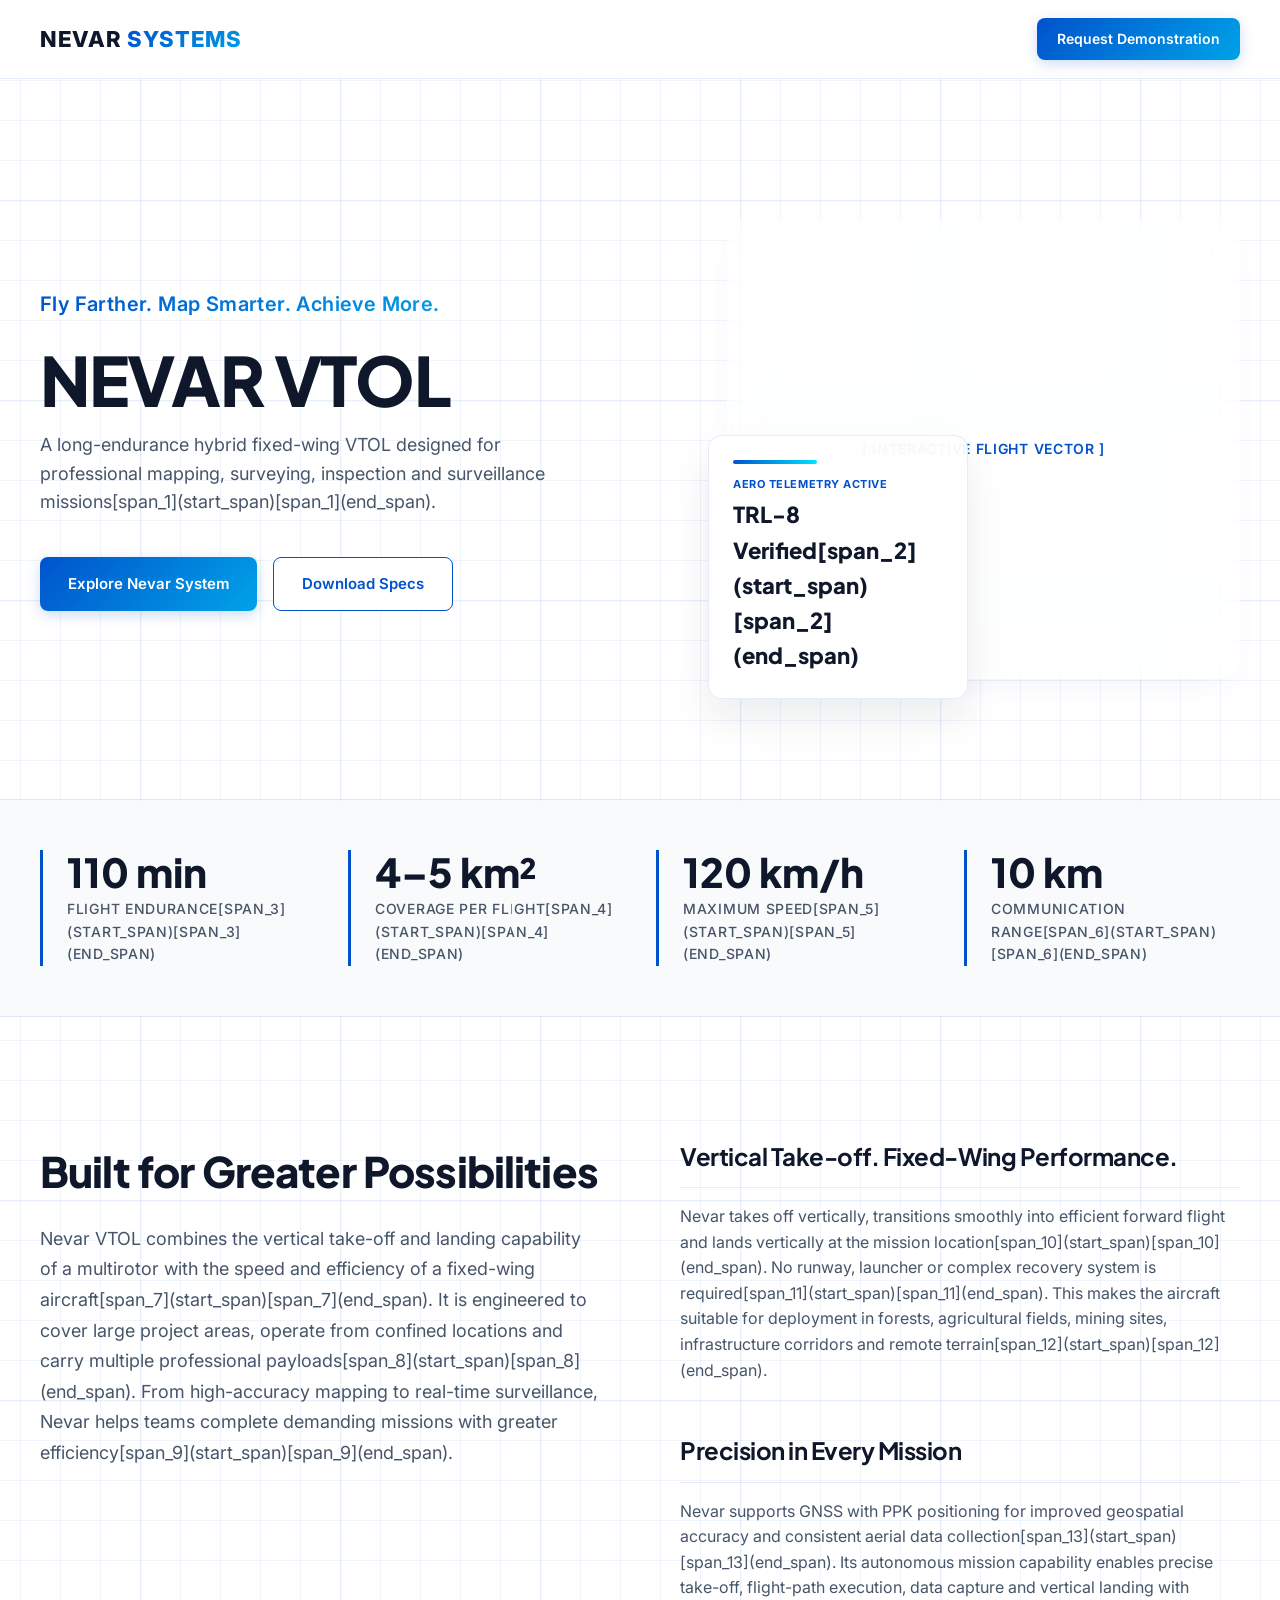
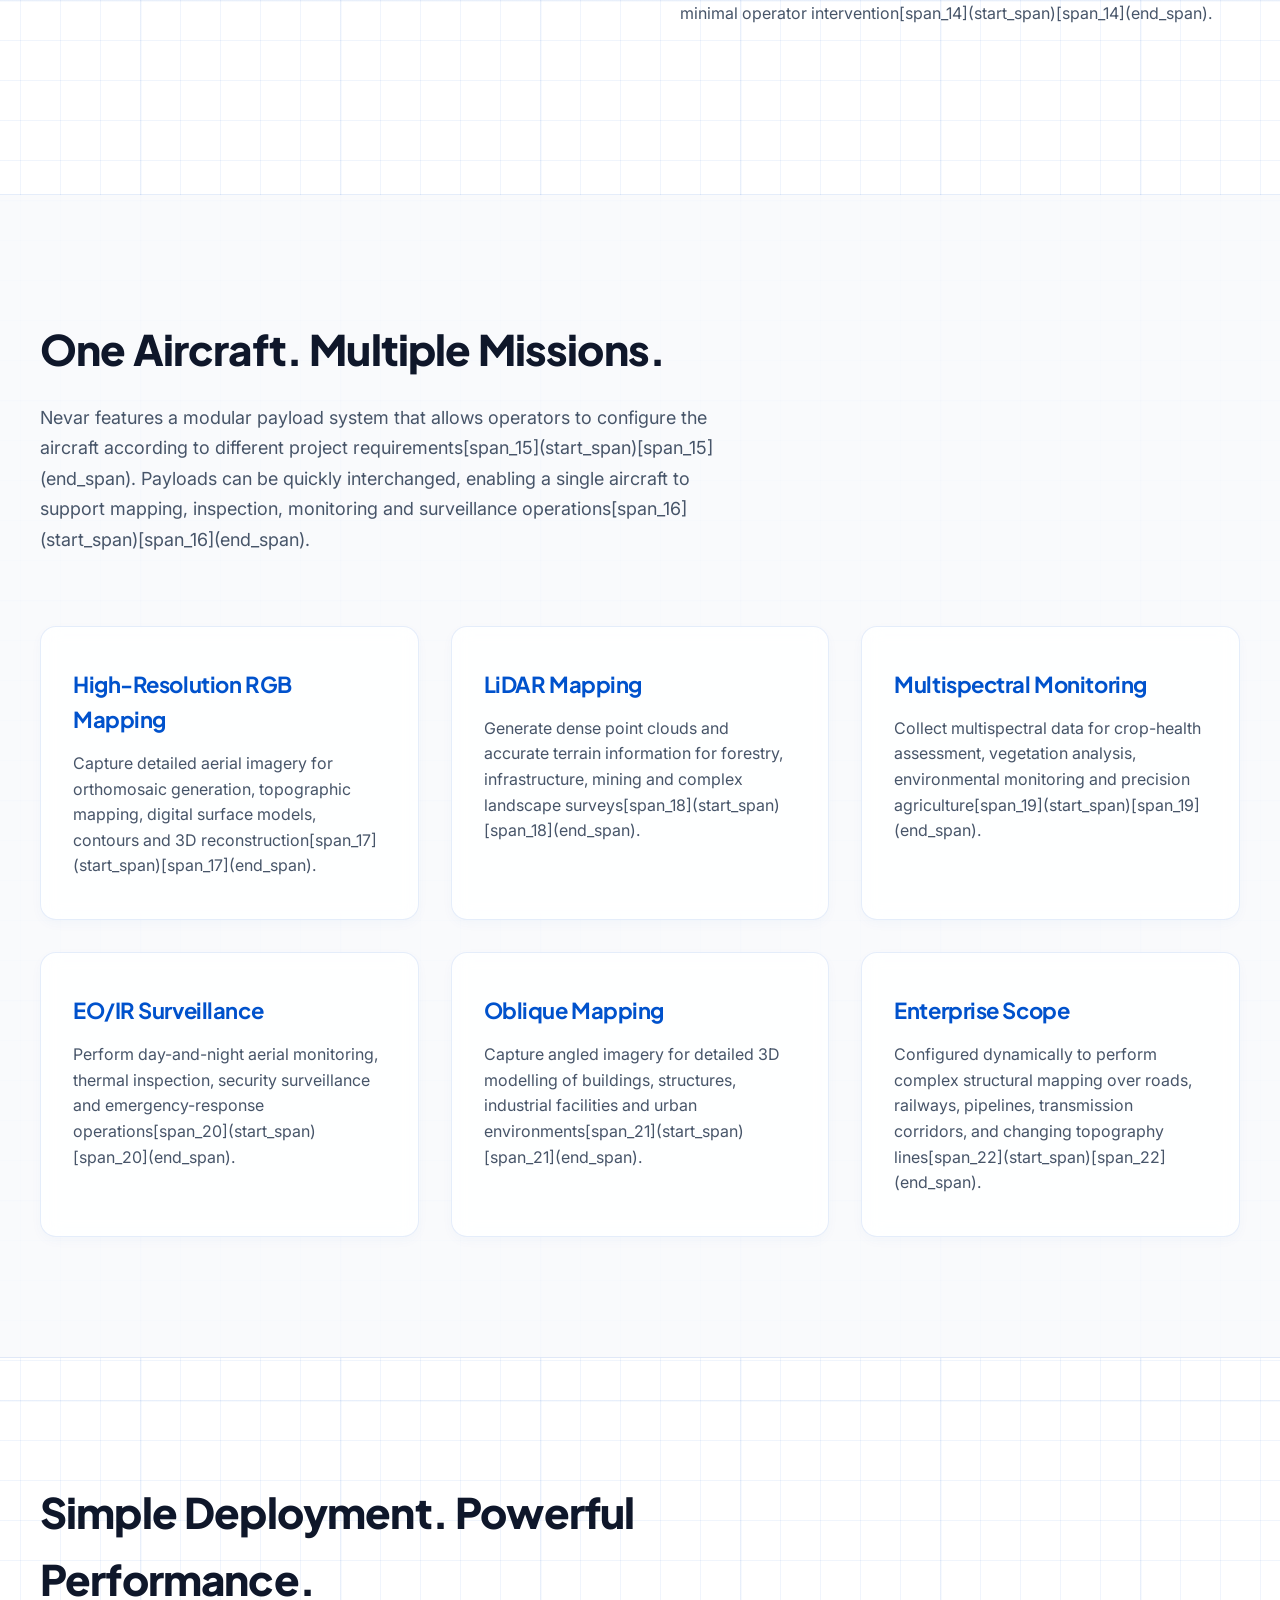
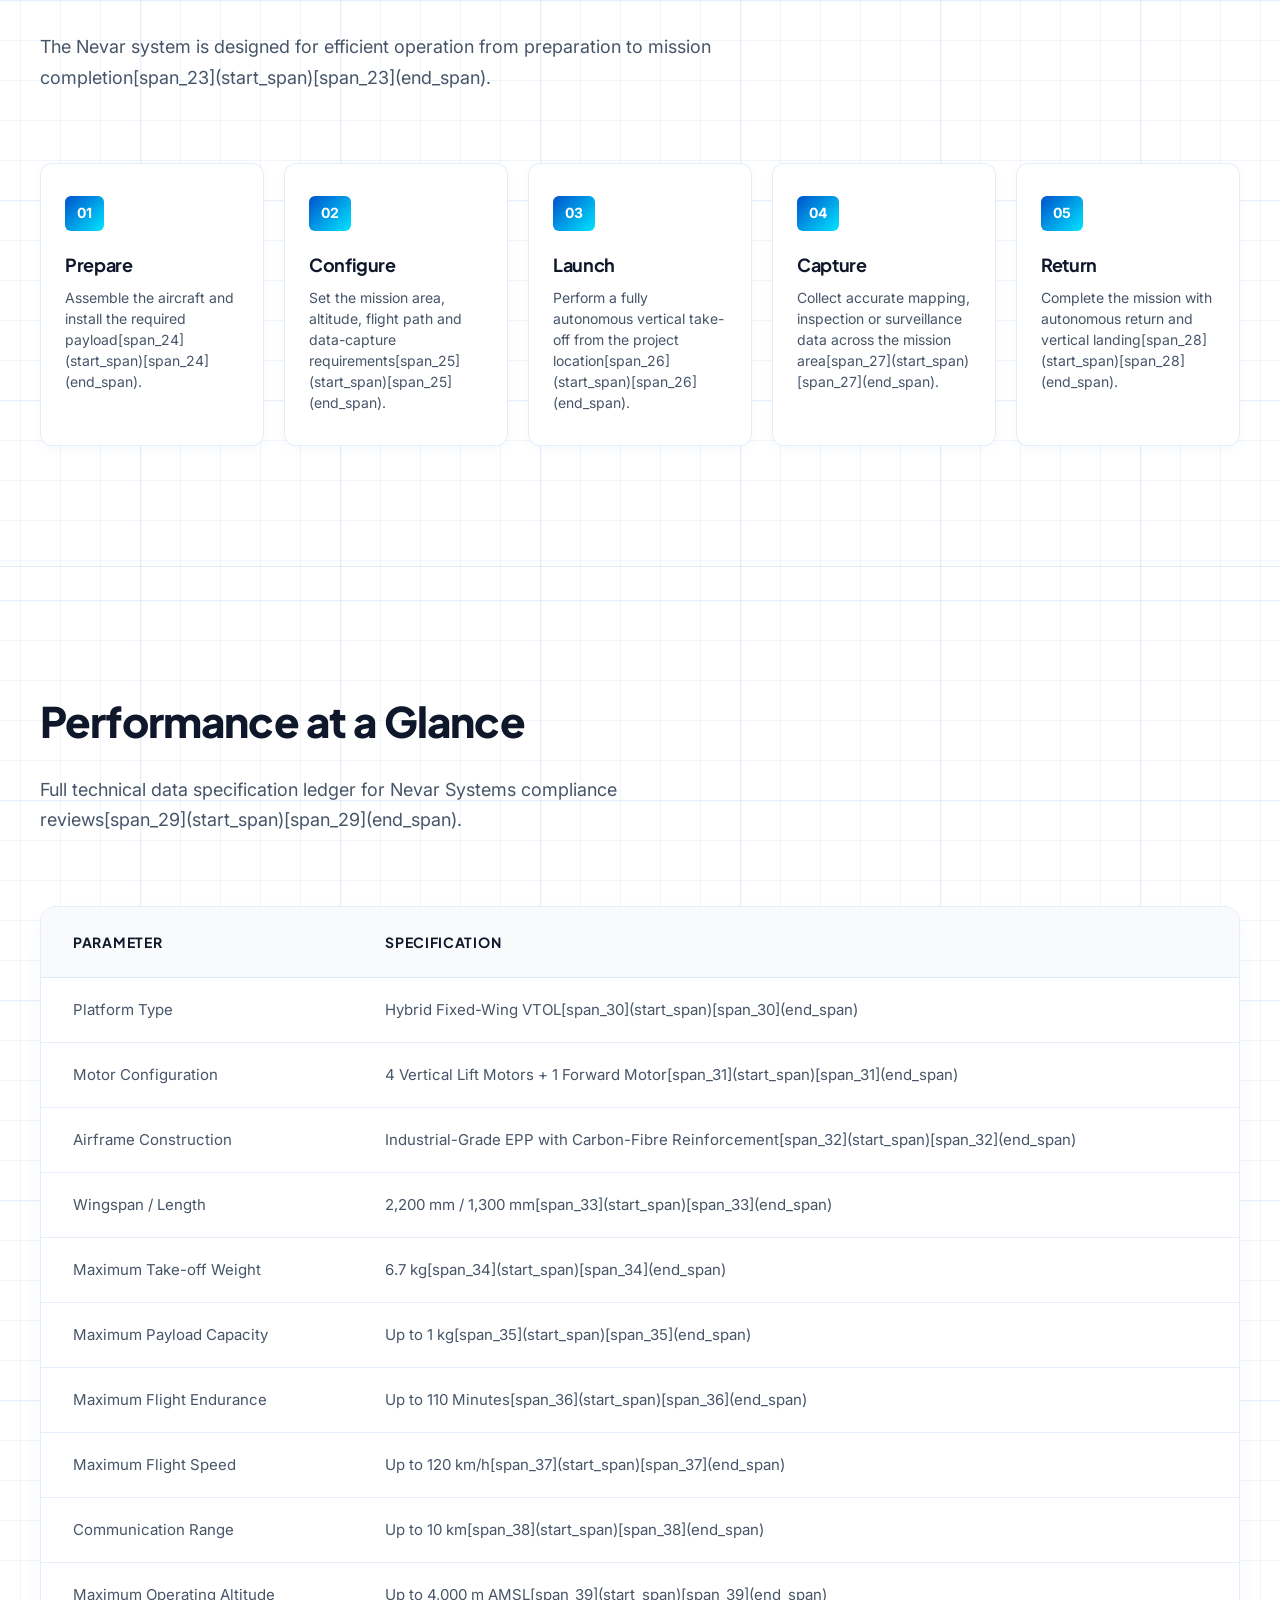
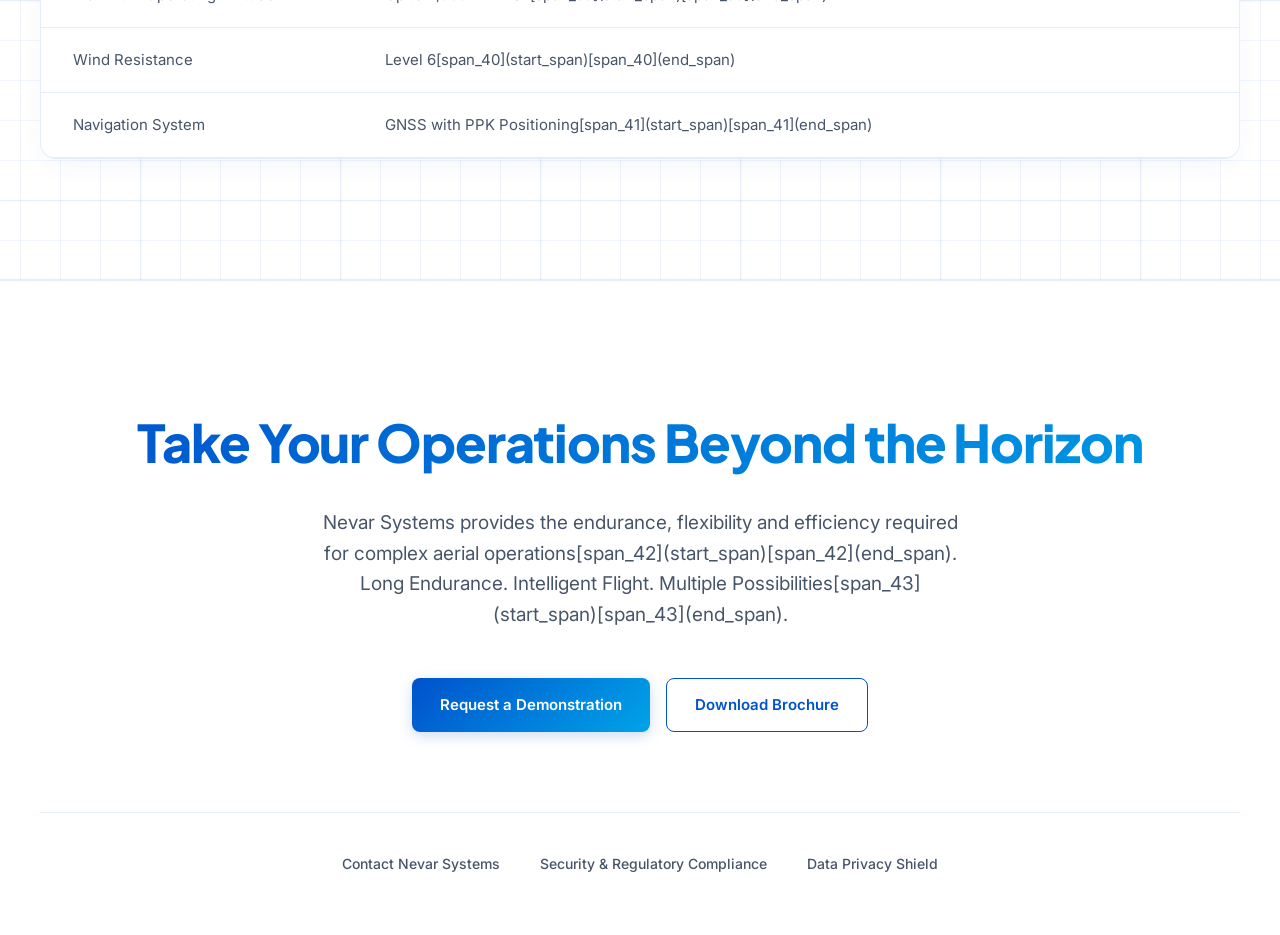
<file: c2.html>
<!DOCTYPE html>
<html lang="en">
<head>
    <meta charset="UTF-8">
    <meta name="viewport" content="width=device-width, initial-scale=1.0">
    <title>Nevar Systems — Advanced Aerial Intelligence</title>
    <link rel="preconnect" href="https://fonts.googleapis.com">
    <link rel="preconnect" href="https://fonts.gstatic.com" crossorigin>
    <link href="https://fonts.googleapis.com/css2?family=Inter:wght@400;500;600;700&family=Plus+Jakarta+Sans:wght@700;800&display=swap" rel="stylesheet">
    <style>
        :root {
            --bg-main: #FFFFFF;
            --bg-surface: rgba(248, 250, 252, 0.85);
            --bg-card: #FFFFFF;
            --brand-primary: #0052CC;
            --brand-accent: #00E5FF;
            --brand-gradient: linear-gradient(135deg, #0052CC 0%, #00E5FF 100%);
            --text-main: #0F172A;
            --text-muted: #475569;
            --border-light: rgba(0, 82, 204, 0.1);
            --border-accent: rgba(0, 229, 255, 0.3);
            --shadow-sm: 0 4px 12px rgba(0, 82, 204, 0.03);
            --shadow-md: 0 10px 30px -10px rgba(0, 82, 204, 0.08);
            --shadow-glow: 0 0 20px rgba(0, 229, 255, 0.2);
        }

        * { box-sizing: border-box; margin: 0; padding: 0; }
        
        /* --- GLOBAL HIGH-CONTRAST ENGINEERING GRID --- */
        body {
            font-family: 'Inter', sans-serif;
            background-color: var(--bg-main);
            color: var(--text-main);
            line-height: 1.6;
            -webkit-font-smoothing: antialiased;
            background-image: 
                linear-gradient(to right, rgba(0, 82, 204, 0.06) 1px, transparent 1px),
                linear-gradient(to bottom, rgba(0, 82, 204, 0.06) 1px, transparent 1px),
                linear-gradient(to right, rgba(0, 82, 204, 0.03) 2px, transparent 2px),
                linear-gradient(to bottom, rgba(0, 82, 204, 0.03) 2px, transparent 2px);
            background-size: 40px 40px, 40px 40px, 200px 200px, 200px 200px;
            background-position: center top;
        }

        h1, h2, h3, h4 {
            font-family: 'Plus Jakarta Sans', sans-serif;
            letter-spacing: -0.02em;
        }

        .container {
            max-width: 1280px;
            margin: 0 auto;
            padding: 0 40px;
            position: relative;
            z-index: 5;
        }

        /* --- STICKY MODERN HEADER --- */
        header {
            border-bottom: 1px solid var(--border-light);
            padding: 18px 0;
            position: sticky;
            top: 0;
            background: rgba(255, 255, 255, 0.85);
            backdrop-filter: blur(16px);
            -webkit-backdrop-filter: blur(16px);
            z-index: 1000;
        }
        .nav-container { display: flex; justify-content: space-between; align-items: center; }
        .logo { font-size: 22px; font-weight: 800; text-transform: uppercase; letter-spacing: 0.03em; color: var(--text-main); }
        
        .text-gradient {
            background: var(--brand-gradient);
            background-size: 200% 200%;
            -webkit-background-clip: text;
            -webkit-text-fill-color: transparent;
            animation: flowGradient 5s ease infinite;
        }

        @keyframes flowGradient {
            0% { background-position: 0% 50%; }
            50% { background-position: 100% 50%; }
            100% { background-position: 0% 50%; }
        }

        /* --- NAVIGATION / ACTION BUTTONS --- */
        .btn-flex { display: flex; gap: 16px; }
        .btn { padding: 14px 28px; font-weight: 600; border-radius: 8px; text-decoration: none; font-size: 15px; transition: all 0.3s cubic-bezier(0.16, 1, 0.3, 1); display: inline-flex; align-items: center; justify-content: center; }
        
        .btn-primary { 
            background: var(--brand-gradient); 
            background-size: 200% auto;
            color: #FFF; 
            box-shadow: 0 4px 14px rgba(0, 82, 204, 0.2); 
            border: none;
        }
        .btn-primary:hover { 
            background-position: right center;
            transform: translateY(-2px); 
            box-shadow: 0 8px 24px rgba(0, 229, 255, 0.35); 
        }
        
        .btn-secondary { border: 1px solid var(--brand-primary); color: var(--brand-primary); background: rgba(255,255,255,0.7); backdrop-filter: blur(4px); }
        .btn-secondary:hover { background: rgba(0, 82, 204, 0.05); transform: translateY(-2px); }

        /* --- HERO PREMIUM BACKGROUND VIDEO CORE --- */
        .hero-section { 
            position: relative; 
            padding: 140px 0 120px 0; 
            overflow: hidden; 
            background-color: transparent;
        }

        /* Video wrapper styling */
        .video-bg-container {
            position: absolute;
            top: 0;
            left: 0;
            width: 100%;
            height: 100%;
            z-index: 1;
            pointer-events: none;
        }

        .video-bg-container video {
            width: 100%;
            height: 100%;
            object-fit: cover;
        }

        /* Pure white overlay tint to turn any video into a soft, high-end background layer */
        .video-overlay-tint {
            position: absolute;
            top: 0;
            left: 0;
            width: 100%;
            height: 100%;
            background: linear-gradient(to bottom, rgba(255,255,255,0.75) 0%, rgba(255,255,255,0.85) 100%);
            z-index: 2;
        }

        .hero-grid { display: grid; grid-template-columns: 1.1fr 0.9fr; gap: 60px; align-items: center; }
        .hero-content h1 { font-size: 68px; line-height: 1.05; color: var(--text-main); font-weight: 800; margin-bottom: 16px; }
        .tagline { font-size: 20px; font-weight: 600; margin-bottom: 24px; display: inline-block; letter-spacing: 0.02em; }
        .hero-content p { font-size: 18px; color: var(--text-muted); margin-bottom: 40px; max-width: 540px; }
        
        /* Floating HUD Window Frame */
        .hero-visual { position: relative; background: rgba(255, 255, 255, 0.3); backdrop-filter: blur(20px); -webkit-backdrop-filter: blur(20px); border: 1px solid rgba(255,255,255,0.6); border-radius: 20px; height: 460px; box-shadow: var(--shadow-md); display: flex; align-items: center; justify-content: center; animation: float 6s ease-in-out infinite; z-index: 5; }
        .panel-overlay { position: absolute; bottom: -20px; left: -20px; background: rgba(255,255,255,0.95); backdrop-filter: blur(12px); padding: 24px; border-radius: 14px; box-shadow: 0 20px 40px rgba(15,23,42,0.08); border: 1px solid var(--border-light); width: 260px; transition: transform 0.3s ease; }
        .panel-overlay:hover { transform: translateY(-5px) scale(1.02); box-shadow: var(--shadow-glow); }
        .panel-line { height: 4px; background: var(--brand-gradient); width: 40%; margin-bottom: 12px; border-radius: 2px; }

        @keyframes float {
            0% { transform: translateY(0px); }
            50% { transform: translateY(-12px); box-shadow: 0 20px 40px -10px rgba(0, 82, 204, 0.12); }
            100% { transform: translateY(0px); }
        }

        /* --- CORE SECTION GRID LAYOUT RULES --- */
        .metric-strip { background: var(--bg-surface); border-top: 1px solid var(--border-light); border-bottom: 1px solid var(--border-light); padding: 50px 0; backdrop-filter: blur(8px); }
        .metric-matrix { display: grid; grid-template-columns: repeat(4, 1fr); gap: 32px; }
        .metric-node { padding-left: 24px; border-left: 3px solid var(--brand-primary); transition: all 0.3s ease; }
        .metric-node:hover { border-color: var(--brand-accent); }
        .metric-val { font-size: 40px; font-weight: 800; color: var(--text-main); font-family: 'Plus Jakarta Sans', sans-serif; line-height: 1.1; margin-bottom: 4px; }
        .metric-det { font-size: 14px; color: var(--text-muted); font-weight: 500; text-transform: uppercase; letter-spacing: 0.05em;}

        .section { padding: 120px 0; border-bottom: 1px solid var(--border-light); position: relative; }
        .section-alt { background-color: var(--bg-surface); }
        .section-title { margin-bottom: 70px; max-width: 700px; }
        .section-title h2 { font-size: 42px; color: var(--text-main); margin-bottom: 20px; font-weight: 800; }
        .section-title p { font-size: 18px; color: var(--text-muted); line-height: 1.7; }

        .split-showcase { display: grid; grid-template-columns: 1fr 1fr; gap: 80px; align-items: flex-start; }
        .showcase-card { margin-bottom: 48px; }
        .showcase-card h3 { font-size: 24px; color: var(--text-main); margin-bottom: 16px; font-weight: 700; border-bottom: 1px solid var(--border-light); padding-bottom: 12px; }
        .showcase-card p { color: var(--text-muted); font-size: 16px; }

        .density-grid-3 { display: grid; grid-template-columns: repeat(3, 1fr); gap: 32px; }
        .density-grid-4 { display: grid; grid-template-columns: repeat(4, 1fr); gap: 24px; }
        
        .datacard-premium { 
            background: rgba(255, 255, 255, 0.85); 
            backdrop-filter: blur(10px);
            border: 1px solid var(--border-light); 
            border-radius: 16px; 
            padding: 40px 32px; 
            box-shadow: var(--shadow-sm); 
            transition: all 0.4s cubic-bezier(0.16, 1, 0.3, 1); 
            position: relative;
        }
        .datacard-premium:hover { border-color: var(--brand-accent); box-shadow: var(--shadow-md); transform: translateY(-6px); }
        .datacard-premium h3 { font-size: 22px; color: var(--brand-primary); margin-bottom: 14px; font-weight: 700; }
        .datacard-premium p { color: var(--text-muted); font-size: 16px; }

        .timeline-matrix { display: grid; grid-template-columns: repeat(5, 1fr); gap: 20px; position: relative; margin-top: 40px; }
        .timeline-node { background: var(--bg-card); border: 1px solid var(--border-light); padding: 32px 24px; border-radius: 12px; box-shadow: var(--shadow-sm); transition: transform 0.3s ease; }
        .timeline-node:hover { transform: translateY(-4px); border-color: var(--brand-primary); }
        .timeline-idx { font-size: 14px; font-weight: 700; color: #FFF; background: var(--brand-gradient); padding: 6px 12px; border-radius: 6px; display: inline-block; margin-bottom: 20px; }
        .timeline-node h4 { font-size: 18px; margin-bottom: 8px; color: var(--text-main); }
        .timeline-node p { font-size: 14px; color: var(--text-muted); line-height: 1.5; }

        .spec-table-container { background: rgba(255, 255, 255, 0.9); backdrop-filter: blur(10px); border: 1px solid var(--border-light); border-radius: 16px; overflow: hidden; box-shadow: var(--shadow-md); margin-top: 40px; }
        .spec-table { width: 100%; border-collapse: collapse; text-align: left; }
        .spec-table th { background-color: rgba(248, 250, 252, 0.9); padding: 24px 32px; font-weight: 700; font-family: 'Plus Jakarta Sans', sans-serif; font-size: 14px; color: var(--text-main); border-bottom: 1px solid var(--border-light); text-transform: uppercase; letter-spacing: 0.05em; }
        .spec-table td { padding: 20px 32px; border-bottom: 1px solid var(--border-light); font-size: 15px; color: var(--text-muted); }
        .spec-table tr:hover td { background-color: rgba(0, 229, 255, 0.03); color: var(--text-main); }

        .action-footer { background-color: var(--bg-main); padding: 120px 0 60px 0; text-align: center; border-top: 1px solid var(--border-light); position: relative; }
        .action-footer h2 { font-size: 52px; font-weight: 800; color: var(--text-main); margin-bottom: 24px; }
        .action-footer p { font-size: 19px; color: var(--text-muted); max-width: 640px; margin: 0 auto 48px auto; }
        .footer-nav { display: flex; justify-content: center; gap: 40px; margin-top: 80px; padding-top: 40px; border-top: 1px solid var(--border-light); }
        .footer-nav a { text-decoration: none; color: var(--text-muted); font-size: 14px; font-weight: 500; }
        .footer-nav a:hover { color: var(--brand-primary); }

        @media (max-width: 1024px) {
            .hero-grid, .split-showcase, .density-grid-3 { grid-template-columns: 1fr; }
            .metric-matrix { grid-template-columns: repeat(2, 1fr); }
            .timeline-matrix { grid-template-columns: 1fr; }
            .hero-content h1 { font-size: 48px; }
        }
    </style>
</head>
<body>

    <header>
        <div class="container nav-container">
            <div class="logo">Nevar <span class="text-gradient">Systems</span></div>
            <div class="btn-flex">
                <a href="#contact" class="btn btn-primary" style="padding: 10px 20px; font-size:14px;">Request Demonstration</a>
            </div>
        </div>
    </header>

    <!-- PREMIUM HERO PLATFORM WITH MOVING VIDEO CANVAS LAYER -->
    <section class="hero-section">
        
        <!-- <div class="video-bg-container">
            <div class="video-overlay-tint"></div>
             Embedded looping video engine asset block
            <video autoplay loop muted playsinline poster="fallback-thumb.jpg">
                <source src="never_systems.webm" type="video/webm">
            </video>
        </div> -->

        <div class="container hero-grid">
            <div class="hero-content">
                <span class="tagline text-gradient">Fly Farther. Map Smarter. Achieve More.</span>
                <h1>NEVAR VTOL</h1>
                <p>A long-endurance hybrid fixed-wing VTOL designed for professional mapping, surveying, inspection and surveillance missions[span_1](start_span)[span_1](end_span).</p>
                <div class="btn-flex">
                    <a href="#missions" class="btn btn-primary">Explore Nevar System</a>
                    <a href="#contact" class="btn btn-secondary">Download Specs</a>
                </div>
            </div>
            <div class="hero-visual">
                <span style="color: var(--brand-primary); font-weight:600; font-size:14px; letter-spacing:0.05em; text-transform:uppercase;">[ Interactive Flight Vector ]</span>
                <div class="panel-overlay">
                    <div class="panel-line"></div>
                    <div style="font-size:11px; text-transform:uppercase; color:var(--brand-primary); font-weight:700; margin-bottom:4px; letter-spacing:0.05em;">Aero Telemetry Active</div>
                    <div style="font-size:22px; font-weight:800; font-family:'Plus Jakarta Sans'">TRL-8 Verified[span_2](start_span)[span_2](end_span)</div>
                </div>
            </div>
        </div>
    </section>

    <!-- METRICS HUD MATRIX -->
    <div class="metric-strip">
        <div class="container metric-matrix">
            <div class="metric-node">
                <div class="metric-val">110 min</div>
                <div class="metric-det">Flight Endurance[span_3](start_span)[span_3](end_span)</div>
            </div>
            <div class="metric-node">
                <div class="metric-val">4–5 km²</div>
                <div class="metric-det">Coverage per Flight[span_4](start_span)[span_4](end_span)</div>
            </div>
            <div class="metric-node">
                <div class="metric-val">120 km/h</div>
                <div class="metric-det">Maximum Speed[span_5](start_span)[span_5](end_span)</div>
            </div>
            <div class="metric-node">
                <div class="metric-val">10 km</div>
                <div class="metric-det">Communication Range[span_6](start_span)[span_6](end_span)</div>
            </div>
        </div>
    </div>

    <!-- ASYMMETRIC GRID OVERVIEW SECTION -->
    <section class="section">
        <div class="container">
            <div class="split-showcase">
                <div class="section-title" style="margin-bottom:0;">
                    <h2>Built for Greater Possibilities</h2>
                    <p style="margin-top:20px;">Nevar VTOL combines the vertical take-off and landing capability of a multirotor with the speed and efficiency of a fixed-wing aircraft[span_7](start_span)[span_7](end_span). It is engineered to cover large project areas, operate from confined locations and carry multiple professional payloads[span_8](start_span)[span_8](end_span). From high-accuracy mapping to real-time surveillance, Nevar helps teams complete demanding missions with greater efficiency[span_9](start_span)[span_9](end_span).</p>
                </div>
                <div>
                    <div class="showcase-card">
                        <h3>Vertical Take-off. Fixed-Wing Performance.</h3>
                        <p>Nevar takes off vertically, transitions smoothly into efficient forward flight and lands vertically at the mission location[span_10](start_span)[span_10](end_span). No runway, launcher or complex recovery system is required[span_11](start_span)[span_11](end_span). This makes the aircraft suitable for deployment in forests, agricultural fields, mining sites, infrastructure corridors and remote terrain[span_12](start_span)[span_12](end_span).</p>
                    </div>
                    <div class="showcase-card">
                        <h3>Precision in Every Mission</h3>
                        <p>Nevar supports GNSS with PPK positioning for improved geospatial accuracy and consistent aerial data collection[span_13](start_span)[span_13](end_span). Its autonomous mission capability enables precise take-off, flight-path execution, data capture and vertical landing with minimal operator intervention[span_14](start_span)[span_14](end_span).</p>
                    </div>
                </div>
            </div>
        </div>
    </section>

    <!-- SENSOR CAPABILITIES BLOCK -->
    <section class="section section-alt" id="missions">
        <div class="container">
            <div class="section-title">
                <h2>One Aircraft. Multiple Missions.</h2>
                <p>Nevar features a modular payload system that allows operators to configure the aircraft according to different project requirements[span_15](start_span)[span_15](end_span). Payloads can be quickly interchanged, enabling a single aircraft to support mapping, inspection, monitoring and surveillance operations[span_16](start_span)[span_16](end_span).</p>
            </div>
            <div class="density-grid-3">
                <div class="datacard-premium">
                    <h3>High-Resolution RGB Mapping</h3>
                    <p>Capture detailed aerial imagery for orthomosaic generation, topographic mapping, digital surface models, contours and 3D reconstruction[span_17](start_span)[span_17](end_span).</p>
                </div>
                <div class="datacard-premium">
                    <h3>LiDAR Mapping</h3>
                    <p>Generate dense point clouds and accurate terrain information for forestry, infrastructure, mining and complex landscape surveys[span_18](start_span)[span_18](end_span).</p>
                </div>
                <div class="datacard-premium">
                    <h3>Multispectral Monitoring</h3>
                    <p>Collect multispectral data for crop-health assessment, vegetation analysis, environmental monitoring and precision agriculture[span_19](start_span)[span_19](end_span).</p>
                </div>
                <div class="datacard-premium">
                    <h3>EO/IR Surveillance</h3>
                    <p>Perform day-and-night aerial monitoring, thermal inspection, security surveillance and emergency-response operations[span_20](start_span)[span_20](end_span).</p>
                </div>
                <div class="datacard-premium">
                    <h3>Oblique Mapping</h3>
                    <p>Capture angled imagery for detailed 3D modelling of buildings, structures, industrial facilities and urban environments[span_21](start_span)[span_21](end_span).</p>
                </div>
                <div class="datacard-premium">
                    <h3>Enterprise Scope</h3>
                    <p>Configured dynamically to perform complex structural mapping over roads, railways, pipelines, transmission corridors, and changing topography lines[span_22](start_span)[span_22](end_span).</p>
                </div>
            </div>
        </div>
    </section>

    <!-- OPERATIONAL SEQUENCE STEPS -->
    <section class="section">
        <div class="container">
            <div class="section-title">
                <h2>Simple Deployment. Powerful Performance.</h2>
                <p>The Nevar system is designed for efficient operation from preparation to mission completion[span_23](start_span)[span_23](end_span).</p>
            </div>
            <div class="timeline-matrix">
                <div class="timeline-node">
                    <div class="timeline-idx">01</div>
                    <h4>Prepare</h4>
                    <p>Assemble the aircraft and install the required payload[span_24](start_span)[span_24](end_span).</p>
                </div>
                <div class="timeline-node">
                    <div class="timeline-idx">02</div>
                    <h4>Configure</h4>
                    <p>Set the mission area, altitude, flight path and data-capture requirements[span_25](start_span)[span_25](end_span).</p>
                </div>
                <div class="timeline-node">
                    <div class="timeline-idx">03</div>
                    <h4>Launch</h4>
                    <p>Perform a fully autonomous vertical take-off from the project location[span_26](start_span)[span_26](end_span).</p>
                </div>
                <div class="timeline-node">
                    <div class="timeline-idx">04</div>
                    <h4>Capture</h4>
                    <p>Collect accurate mapping, inspection or surveillance data across the mission area[span_27](start_span)[span_27](end_span).</p>
                </div>
                <div class="timeline-node">
                    <div class="timeline-idx">05</div>
                    <h4>Return</h4>
                    <p>Complete the mission with autonomous return and vertical landing[span_28](start_span)[span_28](end_span).</p>
                </div>
            </div>
        </div>
    </section>

    <!-- PERFORMANCE COMPLIANCE DATA TABLE -->
    <section class="section">
        <div class="container">
            <div class="section-title">
                <h2>Performance at a Glance</h2>
                <p>Full technical data specification ledger for Nevar Systems compliance reviews[span_29](start_span)[span_29](end_span).</p>
            </div>
            <div class="spec-table-container">
                <table class="spec-table">
                    <thead>
                        <tr>
                            <th>Parameter</th>
                            <th>Specification</th>
                        </tr>
                    </thead>
                    <tbody>
                        <tr><td>Platform Type</td><td>Hybrid Fixed-Wing VTOL[span_30](start_span)[span_30](end_span)</td></tr>
                        <tr><td>Motor Configuration</td><td>4 Vertical Lift Motors + 1 Forward Motor[span_31](start_span)[span_31](end_span)</td></tr>
                        <tr><td>Airframe Construction</td><td>Industrial-Grade EPP with Carbon-Fibre Reinforcement[span_32](start_span)[span_32](end_span)</td></tr>
                        <tr><td>Wingspan / Length</td><td>2,200 mm / 1,300 mm[span_33](start_span)[span_33](end_span)</td></tr>
                        <tr><td>Maximum Take-off Weight</td><td>6.7 kg[span_34](start_span)[span_34](end_span)</td></tr>
                        <tr><td>Maximum Payload Capacity</td><td>Up to 1 kg[span_35](start_span)[span_35](end_span)</td></tr>
                        <tr><td>Maximum Flight Endurance</td><td>Up to 110 Minutes[span_36](start_span)[span_36](end_span)</td></tr>
                        <tr><td>Maximum Flight Speed</td><td>Up to 120 km/h[span_37](start_span)[span_37](end_span)</td></tr>
                        <tr><td>Communication Range</td><td>Up to 10 km[span_38](start_span)[span_38](end_span)</td></tr>
                        <tr><td>Maximum Operating Altitude</td><td>Up to 4,000 m AMSL[span_39](start_span)[span_39](end_span)</td></tr>
                        <tr><td>Wind Resistance</td><td>Level 6[span_40](start_span)[span_40](end_span)</td></tr>
                        <tr><td>Navigation System</td><td>GNSS with PPK Positioning[span_41](start_span)[span_41](end_span)</td></tr>
                    </tbody>
                </table>
            </div>
        </div>
    </section>

    <!-- CLOSING GATEWAY FOOTER -->
    <section class="action-footer" id="contact">
        <div class="container">
            <h2 class="text-gradient">Take Your Operations Beyond the Horizon</h2>
            <p>Nevar Systems provides the endurance, flexibility and efficiency required for complex aerial operations[span_42](start_span)[span_42](end_span). Long Endurance. Intelligent Flight. Multiple Possibilities[span_43](start_span)[span_43](end_span).</p>
            <div class="btn-flex" style="justify-content: center;">
                <a href="#" class="btn btn-primary">Request a Demonstration</a>
                <a href="#" class="btn btn-secondary">Download Brochure</a>
            </div>
            <div class="footer-nav">
                <a href="#">Contact Nevar Systems</a>
                <a href="#">Security & Regulatory Compliance</a>
                <a href="#">Data Privacy Shield</a>
            </div>
        </div>
    </section>

</body>
</html>
</file>
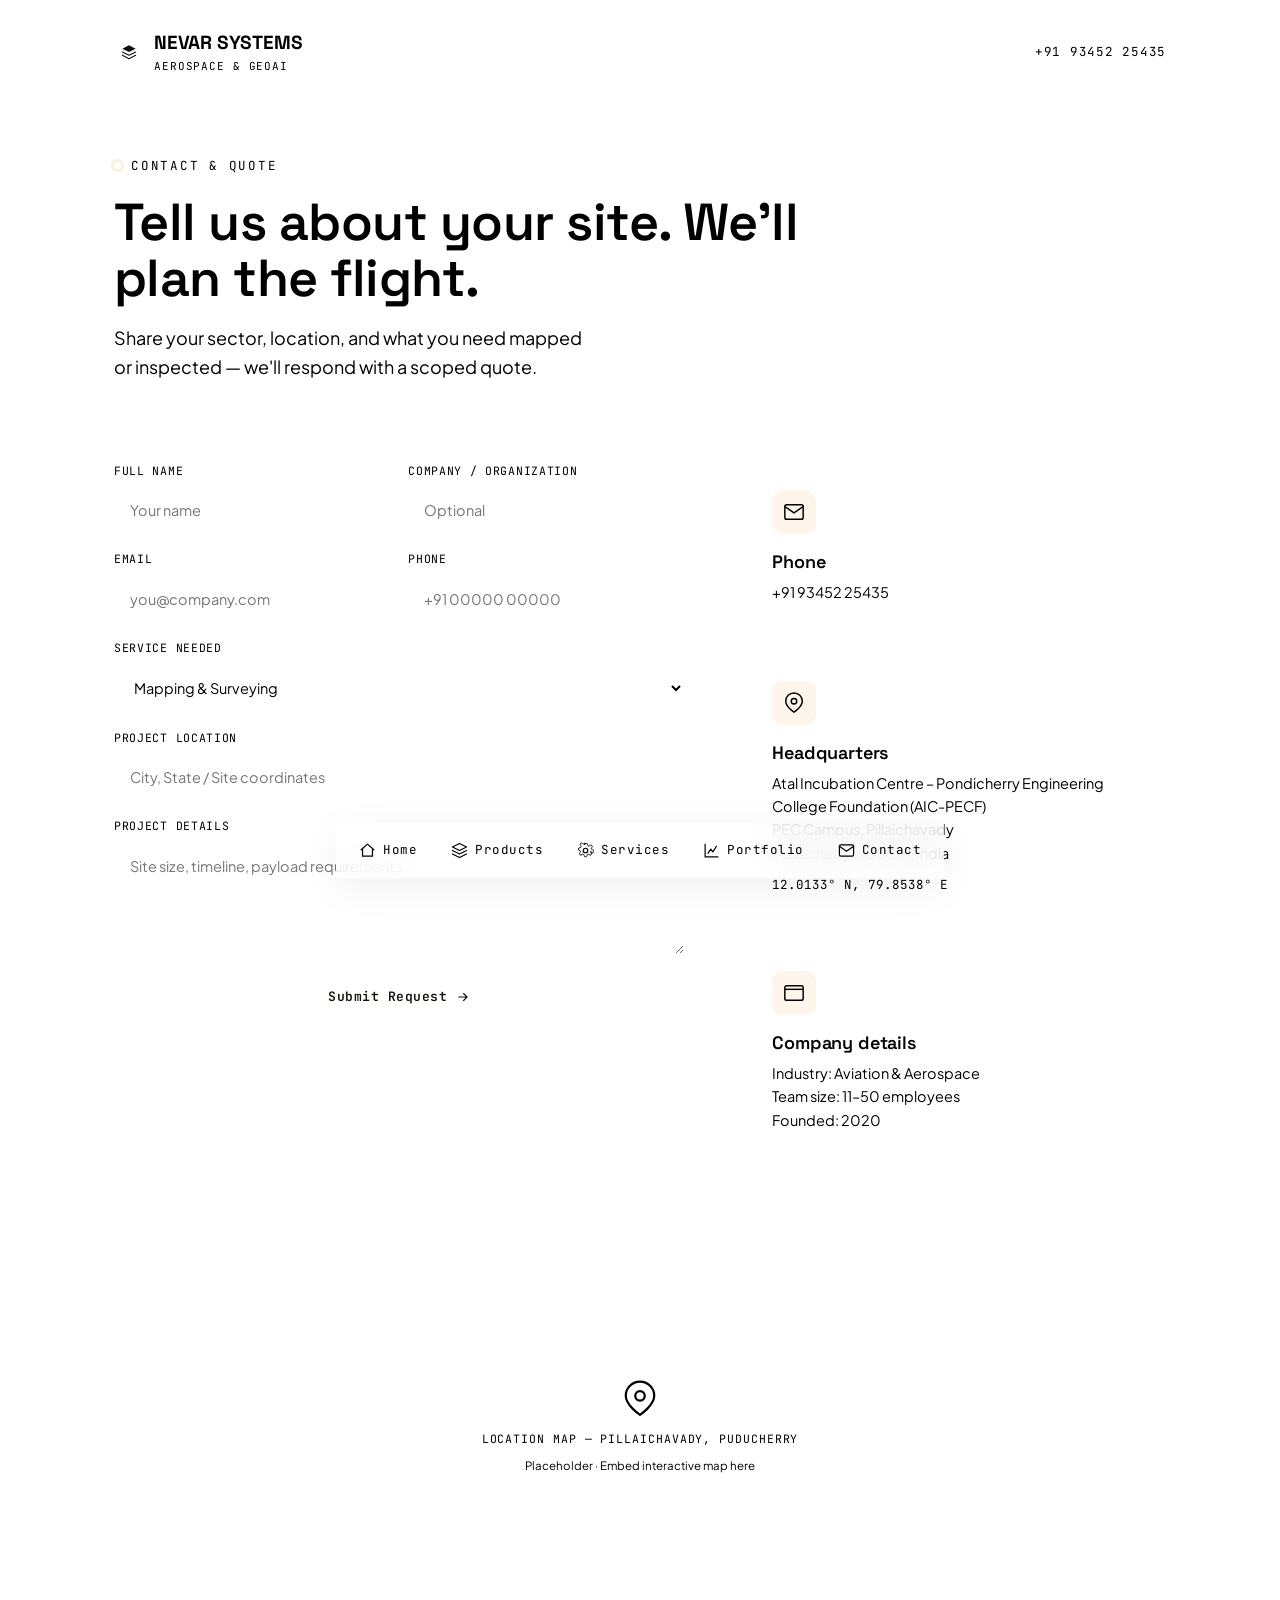
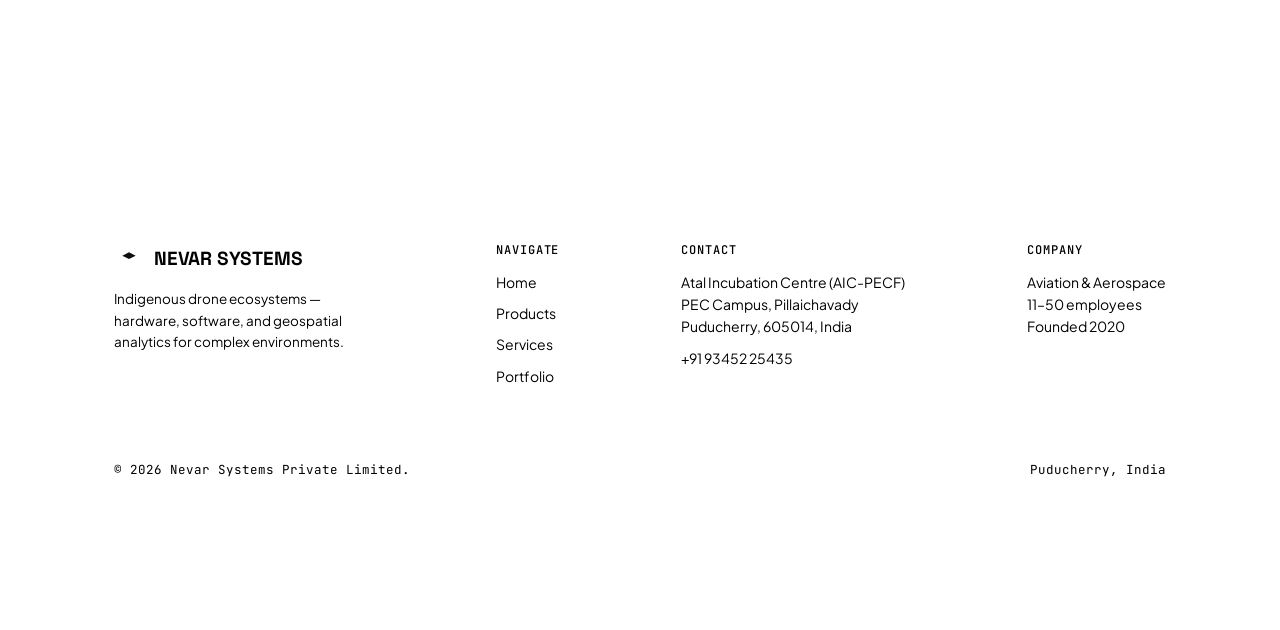
<file: contact.html>
<!DOCTYPE html>
<html lang="en">
<head>
<meta charset="UTF-8">
<meta name="viewport" content="width=device-width, initial-scale=1.0">
<title>Contact &amp; Request a Quote | Nevar Systems</title>
<meta name="description" content="Get in touch with Nevar Systems for a drone mapping, inspection, or 3D project quote. Based at Atal Incubation Centre, Puducherry.">
<link rel="stylesheet" href="assets/style.css">
</head>
<body>

<div class="topbar">
  <a href="index.html" class="brand">
    <span class="brand-mark">
      <svg viewBox="0 0 24 24" fill="none" xmlns="http://www.w3.org/2000/svg"><path d="M12 2L2 7l10 5 10-5-10-5z" fill="#0D0F12"/><path d="M2 17l10 5 10-5M2 12l10 5 10-5" stroke="#0D0F12" stroke-width="1.6" stroke-linecap="round" stroke-linejoin="round"/></svg>
    </span>
    <span>NEVAR SYSTEMS<small>AEROSPACE &amp; GEOAI</small></span>
  </a>
  <div class="topbar-cta">
    <span class="topbar-phone">+91 93452 25435</span>
  </div>
</div>

<header class="page-head wrap reveal in">
  <div class="eyebrow">Contact &amp; Quote</div>
  <h1>Tell us about your site. We'll plan the flight.</h1>
  <p class="hero-sub" style="margin-top:18px;">Share your sector, location, and what you need mapped or inspected — we'll respond with a scoped quote.</p>
</header>

<section class="wrap section-pad" style="padding-top:24px;">
  <div class="split" style="grid-template-columns: 1.15fr 0.85fr;">

    <!-- FORM -->
    <div class="reveal in">
      <form class="form-grid" onsubmit="event.preventDefault(); document.getElementById('formSuccess').style.display='block'; this.style.display='none';">
        <div class="field">
          <label for="name">Full name</label>
          <input type="text" id="name" name="name" placeholder="Your name" required>
        </div>
        <div class="field">
          <label for="company">Company / Organization</label>
          <input type="text" id="company" name="company" placeholder="Optional">
        </div>
        <div class="field">
          <label for="email">Email</label>
          <input type="email" id="email" name="email" placeholder="you@company.com" required>
        </div>
        <div class="field">
          <label for="phone">Phone</label>
          <input type="tel" id="phone" name="phone" placeholder="+91 00000 00000">
        </div>
        <div class="field full">
          <label for="service">Service needed</label>
          <select id="service" name="service">
            <option>Mapping &amp; Surveying</option>
            <option>Thermal &amp; Industrial Inspection</option>
            <option>3D, AR/VR &amp; BIM</option>
            <option>Product purchase — Photon Hybrid eVTOL</option>
            <option>Not sure — need guidance</option>
          </select>
        </div>
        <div class="field full">
          <label for="location">Project location</label>
          <input type="text" id="location" name="location" placeholder="City, State / Site coordinates">
        </div>
        <div class="field full">
          <label for="message">Project details</label>
          <textarea id="message" name="message" placeholder="Site size, timeline, payload requirements..."></textarea>
        </div>
        <div class="field full">
          <button type="submit" class="btn btn-primary magnetic" style="justify-content:center;">Submit Request
            <svg width="14" height="14" viewBox="0 0 24 24" fill="none"><path d="M5 12h14M13 6l6 6-6 6" stroke="currentColor" stroke-width="2" stroke-linecap="round" stroke-linejoin="round"/></svg>
          </button>
        </div>
      </form>
      <div id="formSuccess" class="card" style="display:none;">
        <div class="icon-box"><svg viewBox="0 0 24 24" fill="none"><path d="M9 12l2 2 4-4M21 12a9 9 0 11-18 0 9 9 0 0118 0z" stroke="currentColor" stroke-width="1.6" stroke-linecap="round" stroke-linejoin="round"/></svg></div>
        <h3>Request received</h3>
        <p>Thanks — our team will get back to you with a scoped quote shortly.</p>
      </div>
    </div>

    <!-- CONTACT INFO -->
    <div class="reveal in">
      <div class="card" style="margin-bottom:20px;">
        <div class="icon-box"><svg viewBox="0 0 24 24" fill="none"><path d="M22 6l-10 7L2 6" stroke="currentColor" stroke-width="1.6" stroke-linecap="round" stroke-linejoin="round"/><rect x="2" y="4" width="20" height="16" rx="2" stroke="currentColor" stroke-width="1.6"/></svg></div>
        <h3>Phone</h3>
        <p><a href="tel:+919345225435" style="color:var(--amber);">+91 93452 25435</a></p>
      </div>
      <div class="card" style="margin-bottom:20px;">
        <div class="icon-box"><svg viewBox="0 0 24 24" fill="none"><path d="M21 10c0 6-9 12-9 12s-9-6-9-12a9 9 0 0118 0z" stroke="currentColor" stroke-width="1.6" stroke-linejoin="round"/><circle cx="12" cy="10" r="3" stroke="currentColor" stroke-width="1.6"/></svg></div>
        <h3>Headquarters</h3>
        <p style="color:var(--muted);">Atal Incubation Centre – Pondicherry Engineering College Foundation (AIC-PECF)<br>PEC Campus, Pillaichavady<br>Puducherry, 605014, India</p>
        <p style="color:var(--muted-dim); font-family:var(--font-mono); font-size:12.5px; margin-top:10px;">12.0133° N, 79.8538° E</p>
      </div>
      <div class="card">
        <div class="icon-box"><svg viewBox="0 0 24 24" fill="none"><rect x="2" y="4" width="20" height="16" rx="2" stroke="currentColor" stroke-width="1.6"/><path d="M2 8h20" stroke="currentColor" stroke-width="1.6"/></svg></div>
        <h3>Company details</h3>
        <p style="color:var(--muted);">Industry: Aviation &amp; Aerospace<br>Team size: 11–50 employees<br>Founded: 2020</p>
      </div>
    </div>
  </div>
</section>

<!-- ============ MAP PLACEHOLDER ============ -->
<section class="wrap section-pad" style="padding-top:0;">
  <div class="placeholder reveal" style="min-height:280px;">
    <svg class="ph-icon" viewBox="0 0 24 24" fill="none"><path d="M21 10c0 6-9 12-9 12s-9-6-9-12a9 9 0 0118 0z" stroke="currentColor" stroke-width="1.4" stroke-linejoin="round"/><circle cx="12" cy="10" r="3" stroke="currentColor" stroke-width="1.4"/></svg>
    <div class="ph-label">Location Map — Pillaichavady, Puducherry</div>
    <div class="ph-sub">Placeholder · Embed interactive map here</div>
  </div>
</section>

<footer>
  <div class="footer-grid">
    <div class="footer-col" style="max-width:260px;">
      <div class="brand" style="margin-bottom:14px;">
        <span class="brand-mark">
          <svg viewBox="0 0 24 24" fill="none"><path d="M12 2L2 7l10 5 10-5-10-5z" fill="#0D0F12"/></svg>
        </span>
        <span>NEVAR SYSTEMS</span>
      </div>
      <p style="color:var(--muted); font-size:13.5px;">Indigenous drone ecosystems — hardware, software, and geospatial analytics for complex environments.</p>
    </div>
    <div class="footer-col">
      <h4>Navigate</h4>
      <a href="index.html">Home</a>
      <a href="products.html">Products</a>
      <a href="services.html">Services</a>
      <a href="portfolio.html">Portfolio</a>
    </div>
    <div class="footer-col">
      <h4>Contact</h4>
      <p>Atal Incubation Centre (AIC-PECF)<br>PEC Campus, Pillaichavady<br>Puducherry, 605014, India</p>
      <a href="tel:+919345225435">+91 93452 25435</a>
    </div>
    <div class="footer-col">
      <h4>Company</h4>
      <p>Aviation &amp; Aerospace<br>11–50 employees<br>Founded 2020</p>
    </div>
  </div>
  <div class="footer-bottom">
    <span>© 2026 Nevar Systems Private Limited.</span>
    <span>Puducherry, India</span>
  </div>
</footer>

<nav class="island-nav">
  <a href="index.html" class="island-item">
    <svg viewBox="0 0 24 24" fill="none"><path d="M3 11l9-8 9 8M5 9v11h14V9" stroke="currentColor" stroke-width="1.7" stroke-linecap="round" stroke-linejoin="round"/></svg>
    <span>Home</span>
  </a>
  <a href="products.html" class="island-item">
    <svg viewBox="0 0 24 24" fill="none"><path d="M12 2L2 7l10 5 10-5-10-5z" stroke="currentColor" stroke-width="1.7" stroke-linejoin="round"/><path d="M2 17l10 5 10-5M2 12l10 5 10-5" stroke="currentColor" stroke-width="1.7" stroke-linecap="round" stroke-linejoin="round"/></svg>
    <span>Products</span>
  </a>
  <a href="services.html" class="island-item">
    <svg viewBox="0 0 24 24" fill="none"><circle cx="12" cy="12" r="3.2" stroke="currentColor" stroke-width="1.7"/><path d="M19.4 13a1.6 1.6 0 00.3 1.8l.1.1a2 2 0 11-2.8 2.8l-.1-.1a1.6 1.6 0 00-1.8-.3 1.6 1.6 0 00-1 1.5V19a2 2 0 11-4 0v-.2a1.6 1.6 0 00-1-1.5 1.6 1.6 0 00-1.8.3l-.1.1a2 2 0 11-2.8-2.8l.1-.1a1.6 1.6 0 00.3-1.8 1.6 1.6 0 00-1.5-1H4a2 2 0 110-4h.2a1.6 1.6 0 001.5-1 1.6 1.6 0 00-.3-1.8l-.1-.1a2 2 0 112.8-2.8l.1.1a1.6 1.6 0 001.8.3H10a1.6 1.6 0 001-1.5V4a2 2 0 114 0v.2a1.6 1.6 0 001 1.5 1.6 1.6 0 001.8-.3l.1-.1a2 2 0 112.8 2.8l-.1.1a1.6 1.6 0 00-.3 1.8V10a1.6 1.6 0 001.5 1h.2a2 2 0 110 4h-.2a1.6 1.6 0 00-1.5 1z" stroke="currentColor" stroke-width="1.3" stroke-linejoin="round"/></svg>
    <span>Services</span>
  </a>
  <a href="portfolio.html" class="island-item">
    <svg viewBox="0 0 24 24" fill="none"><path d="M3 3v18h18M7 16l4-6 3 4 5-8" stroke="currentColor" stroke-width="1.7" stroke-linecap="round" stroke-linejoin="round"/></svg>
    <span>Portfolio</span>
  </a>
  <a href="contact.html" class="island-item active">
    <svg viewBox="0 0 24 24" fill="none"><path d="M22 6l-10 7L2 6" stroke="currentColor" stroke-width="1.7" stroke-linecap="round" stroke-linejoin="round"/><rect x="2" y="4" width="20" height="16" rx="2" stroke="currentColor" stroke-width="1.7"/></svg>
    <span>Contact</span>
  </a>
</nav>

<script src="assets/main.js"></script>
</body>
</html>
</file>
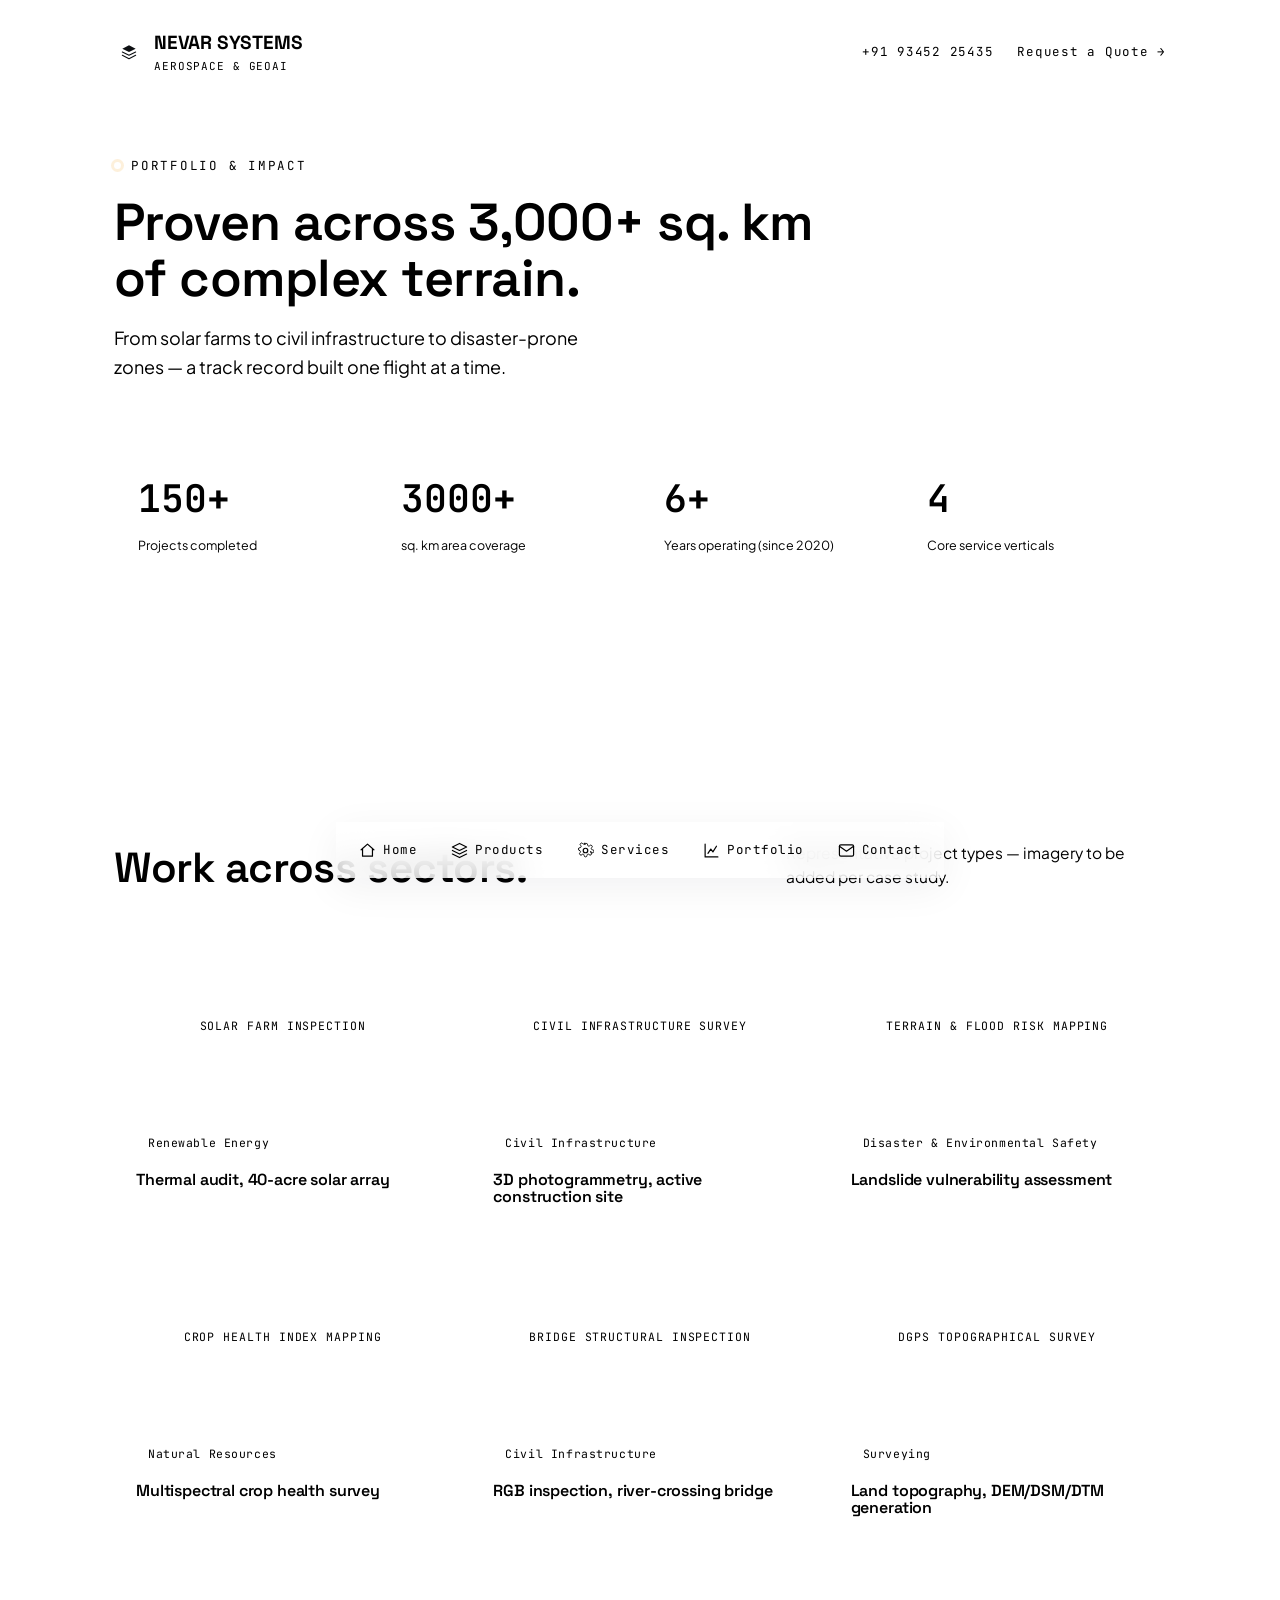
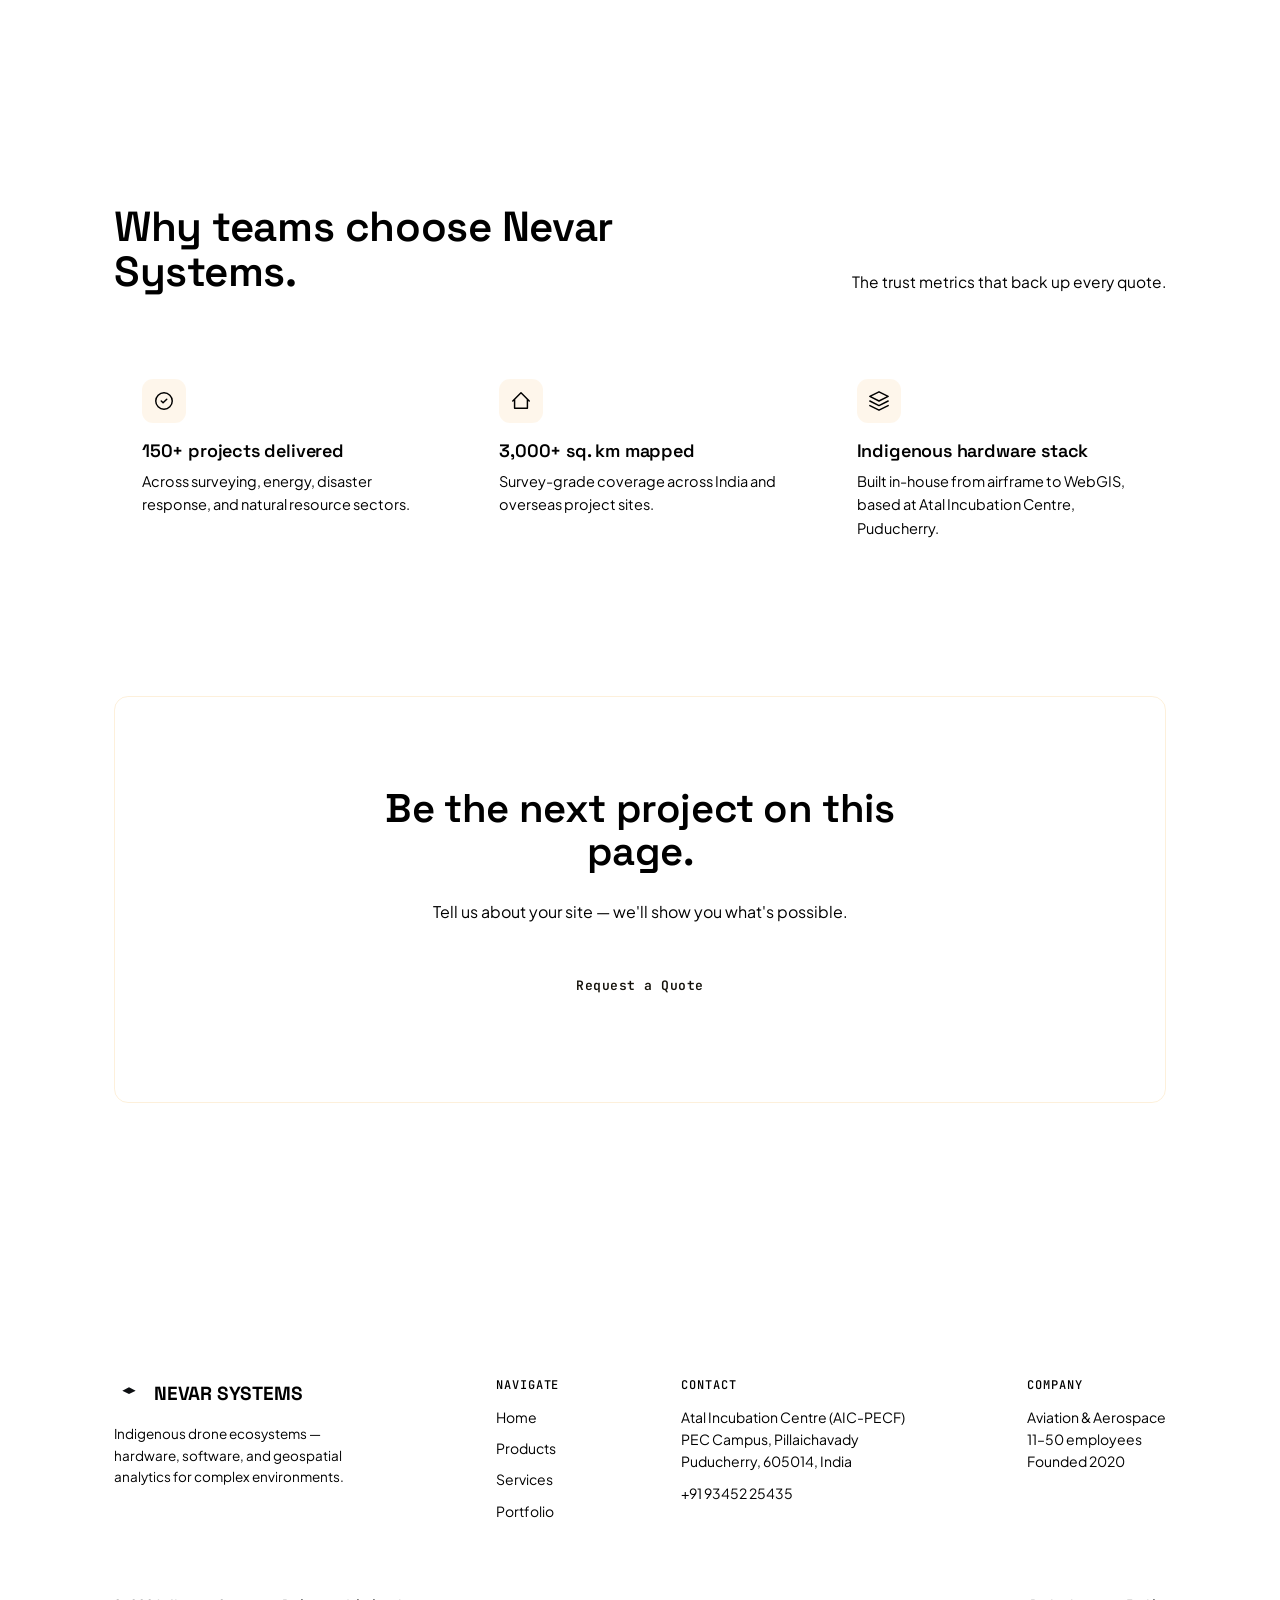
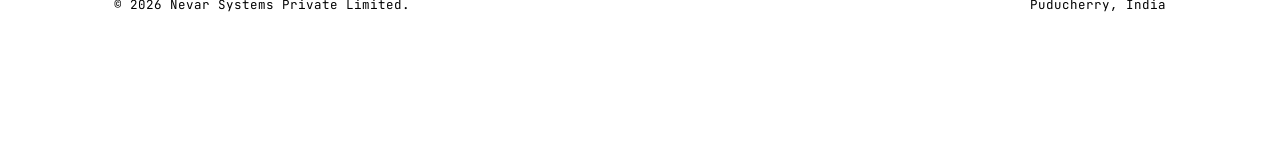
<file: portfolio.html>
<!DOCTYPE html>
<html lang="en">
<head>
<meta charset="UTF-8">
<meta name="viewport" content="width=device-width, initial-scale=1.0">
<title>Portfolio &amp; Impact | Nevar Systems</title>
<meta name="description" content="150+ projects completed, 3,000+ sq km mapped. Nevar Systems' track record across surveying, energy, and infrastructure projects.">
<link rel="stylesheet" href="assets/style.css">
</head>
<body>

<div class="topbar">
  <a href="index.html" class="brand">
    <span class="brand-mark">
      <svg viewBox="0 0 24 24" fill="none" xmlns="http://www.w3.org/2000/svg"><path d="M12 2L2 7l10 5 10-5-10-5z" fill="#0D0F12"/><path d="M2 17l10 5 10-5M2 12l10 5 10-5" stroke="#0D0F12" stroke-width="1.6" stroke-linecap="round" stroke-linejoin="round"/></svg>
    </span>
    <span>NEVAR SYSTEMS<small>AEROSPACE &amp; GEOAI</small></span>
  </a>
  <div class="topbar-cta">
    <span class="topbar-phone">+91 93452 25435</span>
    <a href="contact.html">Request a Quote →</a>
  </div>
</div>

<header class="page-head wrap reveal in">
  <div class="eyebrow">Portfolio &amp; Impact</div>
  <h1>Proven across 3,000+ sq. km of complex terrain.</h1>
  <p class="hero-sub" style="margin-top:18px;">From solar farms to civil infrastructure to disaster-prone zones — a track record built one flight at a time.</p>
</header>

<!-- ============ TELEMETRY ============ -->
<section class="wrap section-pad" style="padding-top:0;">
  <div class="reveal telemetry">
    <div class="telemetry-cell">
      <div class="t-num"><span data-count="150" data-suffix="+">0</span></div>
      <div class="t-label">Projects completed</div>
    </div>
    <div class="telemetry-cell">
      <div class="t-num"><span data-count="3000" data-suffix="+">0</span></div>
      <div class="t-label">sq. km area coverage</div>
    </div>
    <div class="telemetry-cell">
      <div class="t-num"><span data-count="6" data-suffix="+">0</span></div>
      <div class="t-label">Years operating (since 2020)</div>
    </div>
    <div class="telemetry-cell">
      <div class="t-num"><span data-count="4" data-suffix="">0</span></div>
      <div class="t-label">Core service verticals</div>
    </div>
  </div>
</section>

<!-- ============ SECTOR GALLERY ============ -->
<section class="wrap section-pad">
  <div class="section-head reveal">
    <h2>Work across sectors.</h2>
    <p>Representative project types — imagery to be added per case study.</p>
  </div>
  <div class="grid-3 reveal-stagger reveal">
    <div class="card stagger-child" style="padding:0; overflow:hidden;">
      <div class="placeholder" style="min-height:160px; border:none; border-radius:0;">
        <div class="ph-label">Solar Farm Inspection</div>
      </div>
      <div style="padding:22px;">
        <div class="pill" style="margin-bottom:12px;">Renewable Energy</div>
        <h3 style="font-size:16px;">Thermal audit, 40-acre solar array</h3>
      </div>
    </div>
    <div class="card stagger-child" style="padding:0; overflow:hidden;">
      <div class="placeholder" style="min-height:160px; border:none; border-radius:0;">
        <div class="ph-label">Civil Infrastructure Survey</div>
      </div>
      <div style="padding:22px;">
        <div class="pill" style="margin-bottom:12px;">Civil Infrastructure</div>
        <h3 style="font-size:16px;">3D photogrammetry, active construction site</h3>
      </div>
    </div>
    <div class="card stagger-child" style="padding:0; overflow:hidden;">
      <div class="placeholder" style="min-height:160px; border:none; border-radius:0;">
        <div class="ph-label">Terrain & Flood Risk Mapping</div>
      </div>
      <div style="padding:22px;">
        <div class="pill" style="margin-bottom:12px;">Disaster &amp; Environmental Safety</div>
        <h3 style="font-size:16px;">Landslide vulnerability assessment</h3>
      </div>
    </div>
    <div class="card stagger-child" style="padding:0; overflow:hidden;">
      <div class="placeholder" style="min-height:160px; border:none; border-radius:0;">
        <div class="ph-label">Crop Health Index Mapping</div>
      </div>
      <div style="padding:22px;">
        <div class="pill" style="margin-bottom:12px;">Natural Resources</div>
        <h3 style="font-size:16px;">Multispectral crop health survey</h3>
      </div>
    </div>
    <div class="card stagger-child" style="padding:0; overflow:hidden;">
      <div class="placeholder" style="min-height:160px; border:none; border-radius:0;">
        <div class="ph-label">Bridge Structural Inspection</div>
      </div>
      <div style="padding:22px;">
        <div class="pill" style="margin-bottom:12px;">Civil Infrastructure</div>
        <h3 style="font-size:16px;">RGB inspection, river-crossing bridge</h3>
      </div>
    </div>
    <div class="card stagger-child" style="padding:0; overflow:hidden;">
      <div class="placeholder" style="min-height:160px; border:none; border-radius:0;">
        <div class="ph-label">DGPS Topographical Survey</div>
      </div>
      <div style="padding:22px;">
        <div class="pill" style="margin-bottom:12px;">Surveying</div>
        <h3 style="font-size:16px;">Land topography, DEM/DSM/DTM generation</h3>
      </div>
    </div>
  </div>
</section>

<!-- ============ WHY CHOOSE US ============ -->
<section class="wrap section-pad">
  <div class="section-head reveal">
    <h2>Why teams choose Nevar Systems.</h2>
    <p>The trust metrics that back up every quote.</p>
  </div>
  <div class="grid-3 reveal-stagger reveal">
    <div class="card stagger-child">
      <div class="icon-box"><svg viewBox="0 0 24 24" fill="none"><path d="M9 12l2 2 4-4M21 12a9 9 0 11-18 0 9 9 0 0118 0z" stroke="currentColor" stroke-width="1.6" stroke-linecap="round" stroke-linejoin="round"/></svg></div>
      <h3>150+ projects delivered</h3>
      <p>Across surveying, energy, disaster response, and natural resource sectors.</p>
    </div>
    <div class="card stagger-child">
      <div class="icon-box"><svg viewBox="0 0 24 24" fill="none"><path d="M3 12l9-9 9 9M5 10v10h14V10" stroke="currentColor" stroke-width="1.6" stroke-linecap="round" stroke-linejoin="round"/></svg></div>
      <h3>3,000+ sq. km mapped</h3>
      <p>Survey-grade coverage across India and overseas project sites.</p>
    </div>
    <div class="card stagger-child">
      <div class="icon-box"><svg viewBox="0 0 24 24" fill="none"><path d="M12 2L2 7l10 5 10-5-10-5z" stroke="currentColor" stroke-width="1.6" stroke-linejoin="round"/><path d="M2 17l10 5 10-5M2 12l10 5 10-5" stroke="currentColor" stroke-width="1.6" stroke-linecap="round" stroke-linejoin="round"/></svg></div>
      <h3>Indigenous hardware stack</h3>
      <p>Built in-house from airframe to WebGIS, based at Atal Incubation Centre, Puducherry.</p>
    </div>
  </div>
</section>

<!-- ============ CTA ============ -->
<section class="wrap section-pad reveal" style="text-align:center; padding-top:0;">
  <div class="placeholder" style="padding:clamp(48px,8vw,90px) 24px; min-height:0; border-style:solid; border-color:rgba(242,169,59,0.18); background: radial-gradient(120% 140% at 50% 0%, rgba(242,169,59,0.08), transparent 60%), var(--bg-raised);">
    <h2 style="font-size:clamp(26px,3.6vw,40px); max-width:560px; margin-bottom:18px;">Be the next project on this page.</h2>
    <p class="text-muted" style="max-width:440px; margin-bottom:28px;">Tell us about your site — we'll show you what's possible.</p>
    <a href="contact.html" class="btn btn-primary magnetic">Request a Quote</a>
  </div>
</section>

<footer>
  <div class="footer-grid">
    <div class="footer-col" style="max-width:260px;">
      <div class="brand" style="margin-bottom:14px;">
        <span class="brand-mark">
          <svg viewBox="0 0 24 24" fill="none"><path d="M12 2L2 7l10 5 10-5-10-5z" fill="#0D0F12"/></svg>
        </span>
        <span>NEVAR SYSTEMS</span>
      </div>
      <p style="color:var(--muted); font-size:13.5px;">Indigenous drone ecosystems — hardware, software, and geospatial analytics for complex environments.</p>
    </div>
    <div class="footer-col">
      <h4>Navigate</h4>
      <a href="index.html">Home</a>
      <a href="products.html">Products</a>
      <a href="services.html">Services</a>
      <a href="portfolio.html">Portfolio</a>
    </div>
    <div class="footer-col">
      <h4>Contact</h4>
      <p>Atal Incubation Centre (AIC-PECF)<br>PEC Campus, Pillaichavady<br>Puducherry, 605014, India</p>
      <a href="tel:+919345225435">+91 93452 25435</a>
    </div>
    <div class="footer-col">
      <h4>Company</h4>
      <p>Aviation &amp; Aerospace<br>11–50 employees<br>Founded 2020</p>
    </div>
  </div>
  <div class="footer-bottom">
    <span>© 2026 Nevar Systems Private Limited.</span>
    <span>Puducherry, India</span>
  </div>
</footer>

<nav class="island-nav">
  <a href="index.html" class="island-item">
    <svg viewBox="0 0 24 24" fill="none"><path d="M3 11l9-8 9 8M5 9v11h14V9" stroke="currentColor" stroke-width="1.7" stroke-linecap="round" stroke-linejoin="round"/></svg>
    <span>Home</span>
  </a>
  <a href="products.html" class="island-item">
    <svg viewBox="0 0 24 24" fill="none"><path d="M12 2L2 7l10 5 10-5-10-5z" stroke="currentColor" stroke-width="1.7" stroke-linejoin="round"/><path d="M2 17l10 5 10-5M2 12l10 5 10-5" stroke="currentColor" stroke-width="1.7" stroke-linecap="round" stroke-linejoin="round"/></svg>
    <span>Products</span>
  </a>
  <a href="services.html" class="island-item">
    <svg viewBox="0 0 24 24" fill="none"><circle cx="12" cy="12" r="3.2" stroke="currentColor" stroke-width="1.7"/><path d="M19.4 13a1.6 1.6 0 00.3 1.8l.1.1a2 2 0 11-2.8 2.8l-.1-.1a1.6 1.6 0 00-1.8-.3 1.6 1.6 0 00-1 1.5V19a2 2 0 11-4 0v-.2a1.6 1.6 0 00-1-1.5 1.6 1.6 0 00-1.8.3l-.1.1a2 2 0 11-2.8-2.8l.1-.1a1.6 1.6 0 00.3-1.8 1.6 1.6 0 00-1.5-1H4a2 2 0 110-4h.2a1.6 1.6 0 001.5-1 1.6 1.6 0 00-.3-1.8l-.1-.1a2 2 0 112.8-2.8l.1.1a1.6 1.6 0 001.8.3H10a1.6 1.6 0 001-1.5V4a2 2 0 114 0v.2a1.6 1.6 0 001 1.5 1.6 1.6 0 001.8-.3l.1-.1a2 2 0 112.8 2.8l-.1.1a1.6 1.6 0 00-.3 1.8V10a1.6 1.6 0 001.5 1h.2a2 2 0 110 4h-.2a1.6 1.6 0 00-1.5 1z" stroke="currentColor" stroke-width="1.3" stroke-linejoin="round"/></svg>
    <span>Services</span>
  </a>
  <a href="portfolio.html" class="island-item active">
    <svg viewBox="0 0 24 24" fill="none"><path d="M3 3v18h18M7 16l4-6 3 4 5-8" stroke="currentColor" stroke-width="1.7" stroke-linecap="round" stroke-linejoin="round"/></svg>
    <span>Portfolio</span>
  </a>
  <a href="contact.html" class="island-item">
    <svg viewBox="0 0 24 24" fill="none"><path d="M22 6l-10 7L2 6" stroke="currentColor" stroke-width="1.7" stroke-linecap="round" stroke-linejoin="round"/><rect x="2" y="4" width="20" height="16" rx="2" stroke="currentColor" stroke-width="1.7"/></svg>
    <span>Contact</span>
  </a>
</nav>

<script src="assets/main.js"></script>
</body>
</html>
</file>
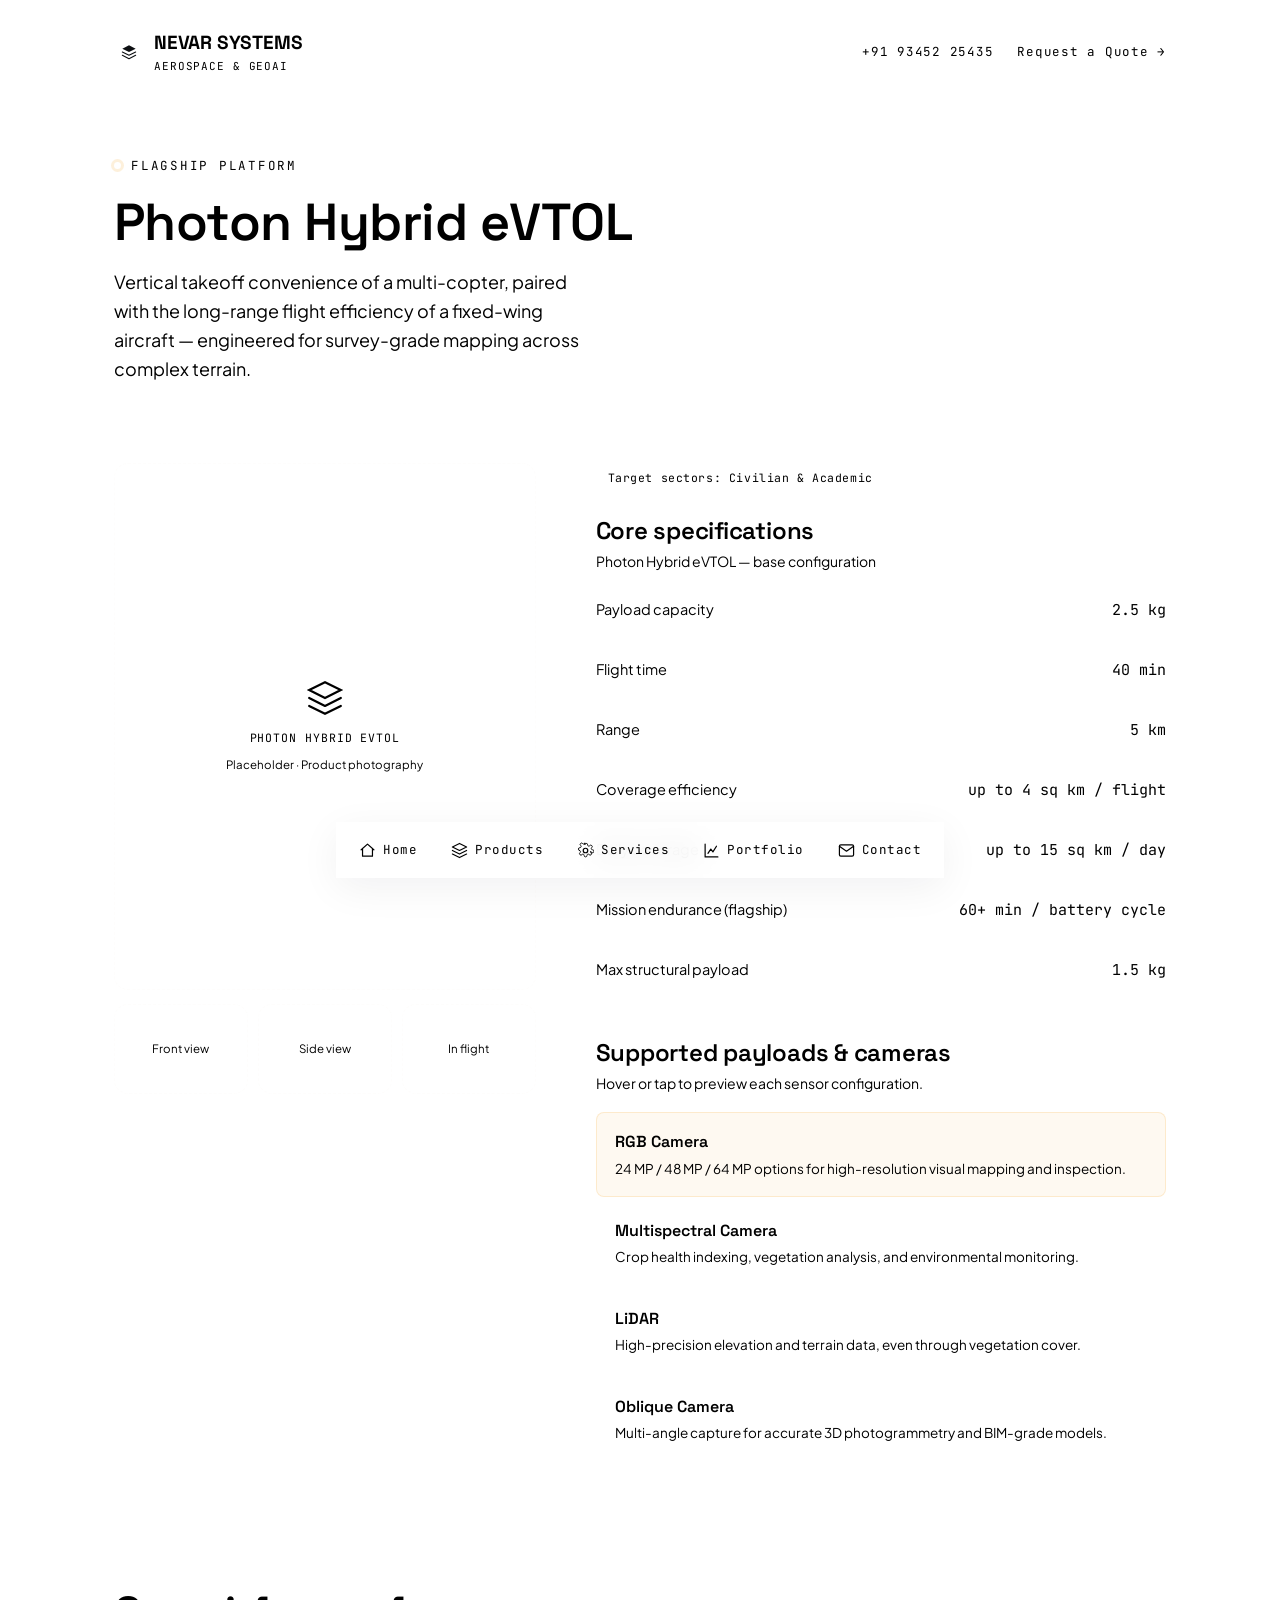
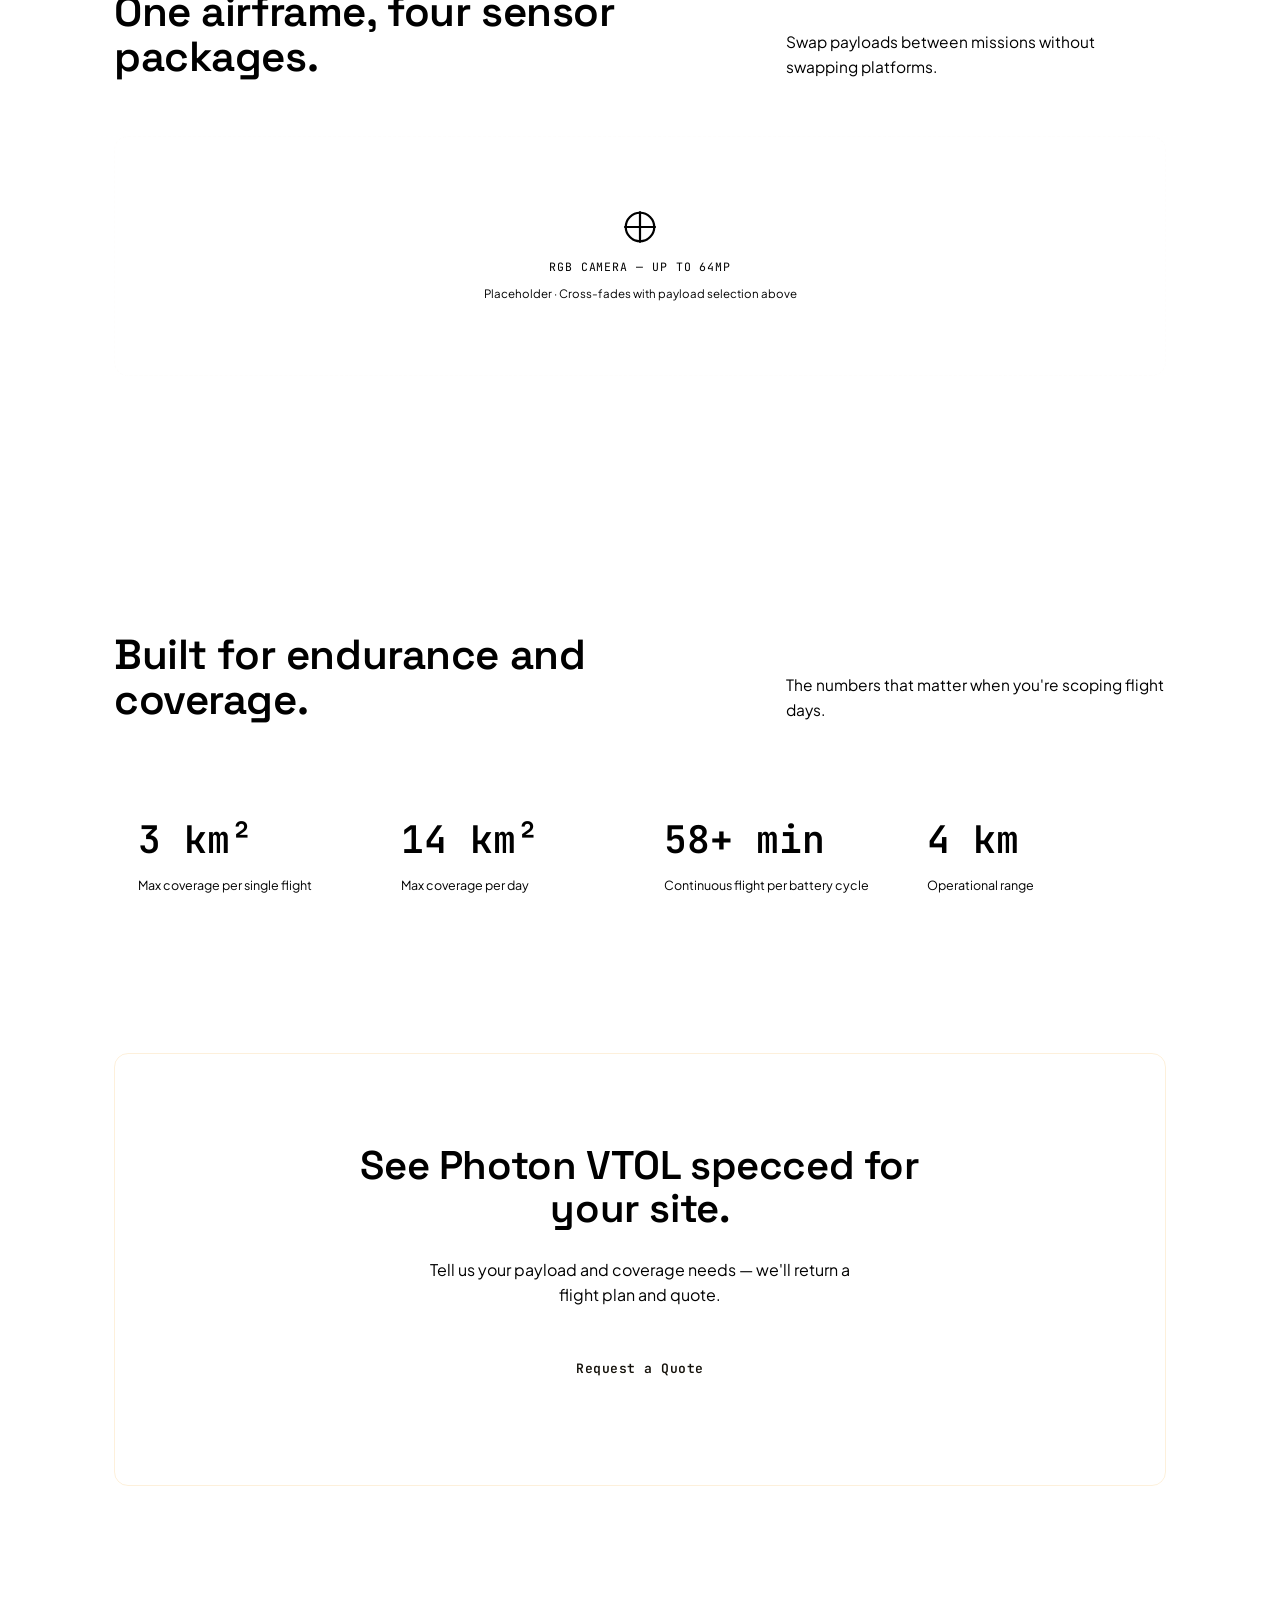
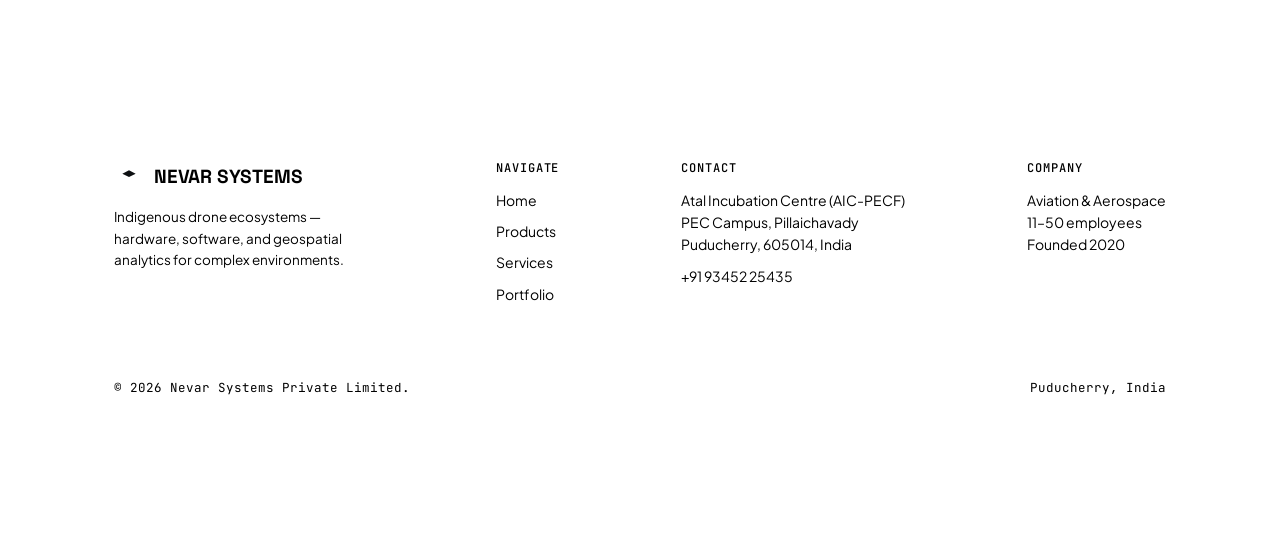
<file: products.html>
<!DOCTYPE html>
<html lang="en">
<head>
<meta charset="UTF-8">
<meta name="viewport" content="width=device-width, initial-scale=1.0">
<title>Photon Hybrid eVTOL — Products | Nevar Systems</title>
<meta name="description" content="Photon Hybrid eVTOL: 2.5kg payload, 40-minute flight time, 5km range. RGB, multispectral, LiDAR and oblique camera support.">
<link rel="stylesheet" href="assets/style.css">
</head>
<body>

<div class="topbar">
  <a href="index.html" class="brand">
    <span class="brand-mark">
      <svg viewBox="0 0 24 24" fill="none" xmlns="http://www.w3.org/2000/svg"><path d="M12 2L2 7l10 5 10-5-10-5z" fill="#0D0F12"/><path d="M2 17l10 5 10-5M2 12l10 5 10-5" stroke="#0D0F12" stroke-width="1.6" stroke-linecap="round" stroke-linejoin="round"/></svg>
    </span>
    <span>NEVAR SYSTEMS<small>AEROSPACE &amp; GEOAI</small></span>
  </a>
  <div class="topbar-cta">
    <span class="topbar-phone">+91 93452 25435</span>
    <a href="contact.html">Request a Quote →</a>
  </div>
</div>

<header class="page-head wrap reveal in">
  <div class="eyebrow">Flagship Platform</div>
  <h1>Photon Hybrid eVTOL</h1>
  <p class="hero-sub" style="margin-top:18px;">Vertical takeoff convenience of a multi-copter, paired with the long-range flight efficiency of a fixed-wing aircraft — engineered for survey-grade mapping across complex terrain.</p>
</header>

<!-- ============ STICKY SPLIT: SPECS ============ -->
<section class="wrap section-pad" style="padding-top:24px;">
  <div class="split">
    <div class="split-media">
      <div class="placeholder hero-media" style="aspect-ratio:4/5;">
        <svg class="ph-icon" viewBox="0 0 24 24" fill="none"><path d="M12 2L2 7l10 5 10-5-10-5z" stroke="currentColor" stroke-width="1.4"/><path d="M2 17l10 5 10-5M2 12l10 5 10-5" stroke="currentColor" stroke-width="1.4" stroke-linecap="round" stroke-linejoin="round"/></svg>
        <div class="ph-label">Photon Hybrid eVTOL</div>
        <div class="ph-sub">Placeholder · Product photography</div>
      </div>
      <div style="display:flex; gap:10px; margin-top:14px;">
        <div class="placeholder" style="min-height:90px; flex:1;"><div class="ph-sub">Front view</div></div>
        <div class="placeholder" style="min-height:90px; flex:1;"><div class="ph-sub">Side view</div></div>
        <div class="placeholder" style="min-height:90px; flex:1;"><div class="ph-sub">In flight</div></div>
      </div>
    </div>

    <div>
      <div class="reveal in">
        <div class="pill" style="margin-bottom:24px;">Target sectors: Civilian &amp; Academic</div>

        <h2 style="font-size:24px; margin-bottom:6px;">Core specifications</h2>
        <p class="text-muted" style="font-size:14px; margin-bottom:8px;">Photon Hybrid eVTOL — base configuration</p>
        <div class="spec-row"><span class="label">Payload capacity</span><span class="value">2.5 kg</span></div>
        <div class="spec-row"><span class="label">Flight time</span><span class="value">40 min</span></div>
        <div class="spec-row"><span class="label">Range</span><span class="value">5 km</span></div>
        <div class="spec-row"><span class="label">Coverage efficiency</span><span class="value">up to 4 sq km / flight</span></div>
        <div class="spec-row"><span class="label">Daily coverage</span><span class="value">up to 15 sq km / day</span></div>
        <div class="spec-row"><span class="label">Mission endurance (flagship)</span><span class="value">60+ min / battery cycle</span></div>
        <div class="spec-row"><span class="label">Max structural payload</span><span class="value">1.5 kg</span></div>

        <h2 style="font-size:24px; margin:40px 0 6px;">Supported payloads &amp; cameras</h2>
        <p class="text-muted" style="font-size:14px; margin-bottom:18px;">Hover or tap to preview each sensor configuration.</p>

        <div class="payload-list">
          <div class="payload-item active" data-payload="RGB Camera — up to 64MP">
            <div class="p-name">RGB Camera</div>
            <div class="p-desc">24 MP / 48 MP / 64 MP options for high-resolution visual mapping and inspection.</div>
          </div>
          <div class="payload-item" data-payload="Multispectral Camera">
            <div class="p-name">Multispectral Camera</div>
            <div class="p-desc">Crop health indexing, vegetation analysis, and environmental monitoring.</div>
          </div>
          <div class="payload-item" data-payload="LiDAR Sensor">
            <div class="p-name">LiDAR</div>
            <div class="p-desc">High-precision elevation and terrain data, even through vegetation cover.</div>
          </div>
          <div class="payload-item" data-payload="Oblique Camera Array">
            <div class="p-name">Oblique Camera</div>
            <div class="p-desc">Multi-angle capture for accurate 3D photogrammetry and BIM-grade models.</div>
          </div>
        </div>
      </div>
    </div>
  </div>
</section>

<!-- ============ PAYLOAD VISUAL PREVIEW (separate, hover-linked) ============ -->
<section class="wrap section-pad" style="padding-top:0;">
  <div class="section-head reveal">
    <h2>One airframe, four sensor packages.</h2>
    <p>Swap payloads between missions without swapping platforms.</p>
  </div>
  <div class="placeholder reveal" data-payload-media style="min-height:240px;">
    <svg class="ph-icon" viewBox="0 0 24 24" fill="none"><path d="M12 2v20M2 12h20" stroke="currentColor" stroke-width="1.4"/><circle cx="12" cy="12" r="9" stroke="currentColor" stroke-width="1.4"/></svg>
    <div class="ph-label">RGB Camera — up to 64MP</div>
    <div class="ph-sub">Placeholder · Cross-fades with payload selection above</div>
  </div>
</section>

<!-- ============ COVERAGE COMPARISON ============ -->
<section class="wrap section-pad">
  <div class="section-head reveal">
    <h2>Built for endurance and coverage.</h2>
    <p>The numbers that matter when you're scoping flight days.</p>
  </div>
  <div class="reveal telemetry">
    <div class="telemetry-cell">
      <div class="t-num"><span data-count="4" data-suffix=" km²">0</span></div>
      <div class="t-label">Max coverage per single flight</div>
    </div>
    <div class="telemetry-cell">
      <div class="t-num"><span data-count="15" data-suffix=" km²">0</span></div>
      <div class="t-label">Max coverage per day</div>
    </div>
    <div class="telemetry-cell">
      <div class="t-num"><span data-count="60" data-suffix="+ min">0</span></div>
      <div class="t-label">Continuous flight per battery cycle</div>
    </div>
    <div class="telemetry-cell">
      <div class="t-num"><span data-count="5" data-suffix=" km">0</span></div>
      <div class="t-label">Operational range</div>
    </div>
  </div>
</section>

<!-- ============ CTA ============ -->
<section class="wrap section-pad reveal" style="text-align:center; padding-top:0;">
  <div class="placeholder" style="padding:clamp(48px,8vw,90px) 24px; min-height:0; border-style:solid; border-color:rgba(242,169,59,0.18); background: radial-gradient(120% 140% at 50% 0%, rgba(242,169,59,0.08), transparent 60%), var(--bg-raised);">
    <h2 style="font-size:clamp(26px,3.6vw,40px); max-width:560px; margin-bottom:18px;">See Photon VTOL specced for your site.</h2>
    <p class="text-muted" style="max-width:440px; margin-bottom:28px;">Tell us your payload and coverage needs — we'll return a flight plan and quote.</p>
    <a href="contact.html" class="btn btn-primary magnetic">Request a Quote</a>
  </div>
</section>

<footer>
  <div class="footer-grid">
    <div class="footer-col" style="max-width:260px;">
      <div class="brand" style="margin-bottom:14px;">
        <span class="brand-mark">
          <svg viewBox="0 0 24 24" fill="none"><path d="M12 2L2 7l10 5 10-5-10-5z" fill="#0D0F12"/></svg>
        </span>
        <span>NEVAR SYSTEMS</span>
      </div>
      <p style="color:var(--muted); font-size:13.5px;">Indigenous drone ecosystems — hardware, software, and geospatial analytics for complex environments.</p>
    </div>
    <div class="footer-col">
      <h4>Navigate</h4>
      <a href="index.html">Home</a>
      <a href="products.html">Products</a>
      <a href="services.html">Services</a>
      <a href="portfolio.html">Portfolio</a>
    </div>
    <div class="footer-col">
      <h4>Contact</h4>
      <p>Atal Incubation Centre (AIC-PECF)<br>PEC Campus, Pillaichavady<br>Puducherry, 605014, India</p>
      <a href="tel:+919345225435">+91 93452 25435</a>
    </div>
    <div class="footer-col">
      <h4>Company</h4>
      <p>Aviation &amp; Aerospace<br>11–50 employees<br>Founded 2020</p>
    </div>
  </div>
  <div class="footer-bottom">
    <span>© 2026 Nevar Systems Private Limited.</span>
    <span>Puducherry, India</span>
  </div>
</footer>

<nav class="island-nav">
  <a href="index.html" class="island-item">
    <svg viewBox="0 0 24 24" fill="none"><path d="M3 11l9-8 9 8M5 9v11h14V9" stroke="currentColor" stroke-width="1.7" stroke-linecap="round" stroke-linejoin="round"/></svg>
    <span>Home</span>
  </a>
  <a href="products.html" class="island-item active">
    <svg viewBox="0 0 24 24" fill="none"><path d="M12 2L2 7l10 5 10-5-10-5z" stroke="currentColor" stroke-width="1.7" stroke-linejoin="round"/><path d="M2 17l10 5 10-5M2 12l10 5 10-5" stroke="currentColor" stroke-width="1.7" stroke-linecap="round" stroke-linejoin="round"/></svg>
    <span>Products</span>
  </a>
  <a href="services.html" class="island-item">
    <svg viewBox="0 0 24 24" fill="none"><circle cx="12" cy="12" r="3.2" stroke="currentColor" stroke-width="1.7"/><path d="M19.4 13a1.6 1.6 0 00.3 1.8l.1.1a2 2 0 11-2.8 2.8l-.1-.1a1.6 1.6 0 00-1.8-.3 1.6 1.6 0 00-1 1.5V19a2 2 0 11-4 0v-.2a1.6 1.6 0 00-1-1.5 1.6 1.6 0 00-1.8.3l-.1.1a2 2 0 11-2.8-2.8l.1-.1a1.6 1.6 0 00.3-1.8 1.6 1.6 0 00-1.5-1H4a2 2 0 110-4h.2a1.6 1.6 0 001.5-1 1.6 1.6 0 00-.3-1.8l-.1-.1a2 2 0 112.8-2.8l.1.1a1.6 1.6 0 001.8.3H10a1.6 1.6 0 001-1.5V4a2 2 0 114 0v.2a1.6 1.6 0 001 1.5 1.6 1.6 0 001.8-.3l.1-.1a2 2 0 112.8 2.8l-.1.1a1.6 1.6 0 00-.3 1.8V10a1.6 1.6 0 001.5 1h.2a2 2 0 110 4h-.2a1.6 1.6 0 00-1.5 1z" stroke="currentColor" stroke-width="1.3" stroke-linejoin="round"/></svg>
    <span>Services</span>
  </a>
  <a href="portfolio.html" class="island-item">
    <svg viewBox="0 0 24 24" fill="none"><path d="M3 3v18h18M7 16l4-6 3 4 5-8" stroke="currentColor" stroke-width="1.7" stroke-linecap="round" stroke-linejoin="round"/></svg>
    <span>Portfolio</span>
  </a>
  <a href="contact.html" class="island-item">
    <svg viewBox="0 0 24 24" fill="none"><path d="M22 6l-10 7L2 6" stroke="currentColor" stroke-width="1.7" stroke-linecap="round" stroke-linejoin="round"/><rect x="2" y="4" width="20" height="16" rx="2" stroke="currentColor" stroke-width="1.7"/></svg>
    <span>Contact</span>
  </a>
</nav>

<script src="assets/main.js"></script>
</body>
</html>
</file>
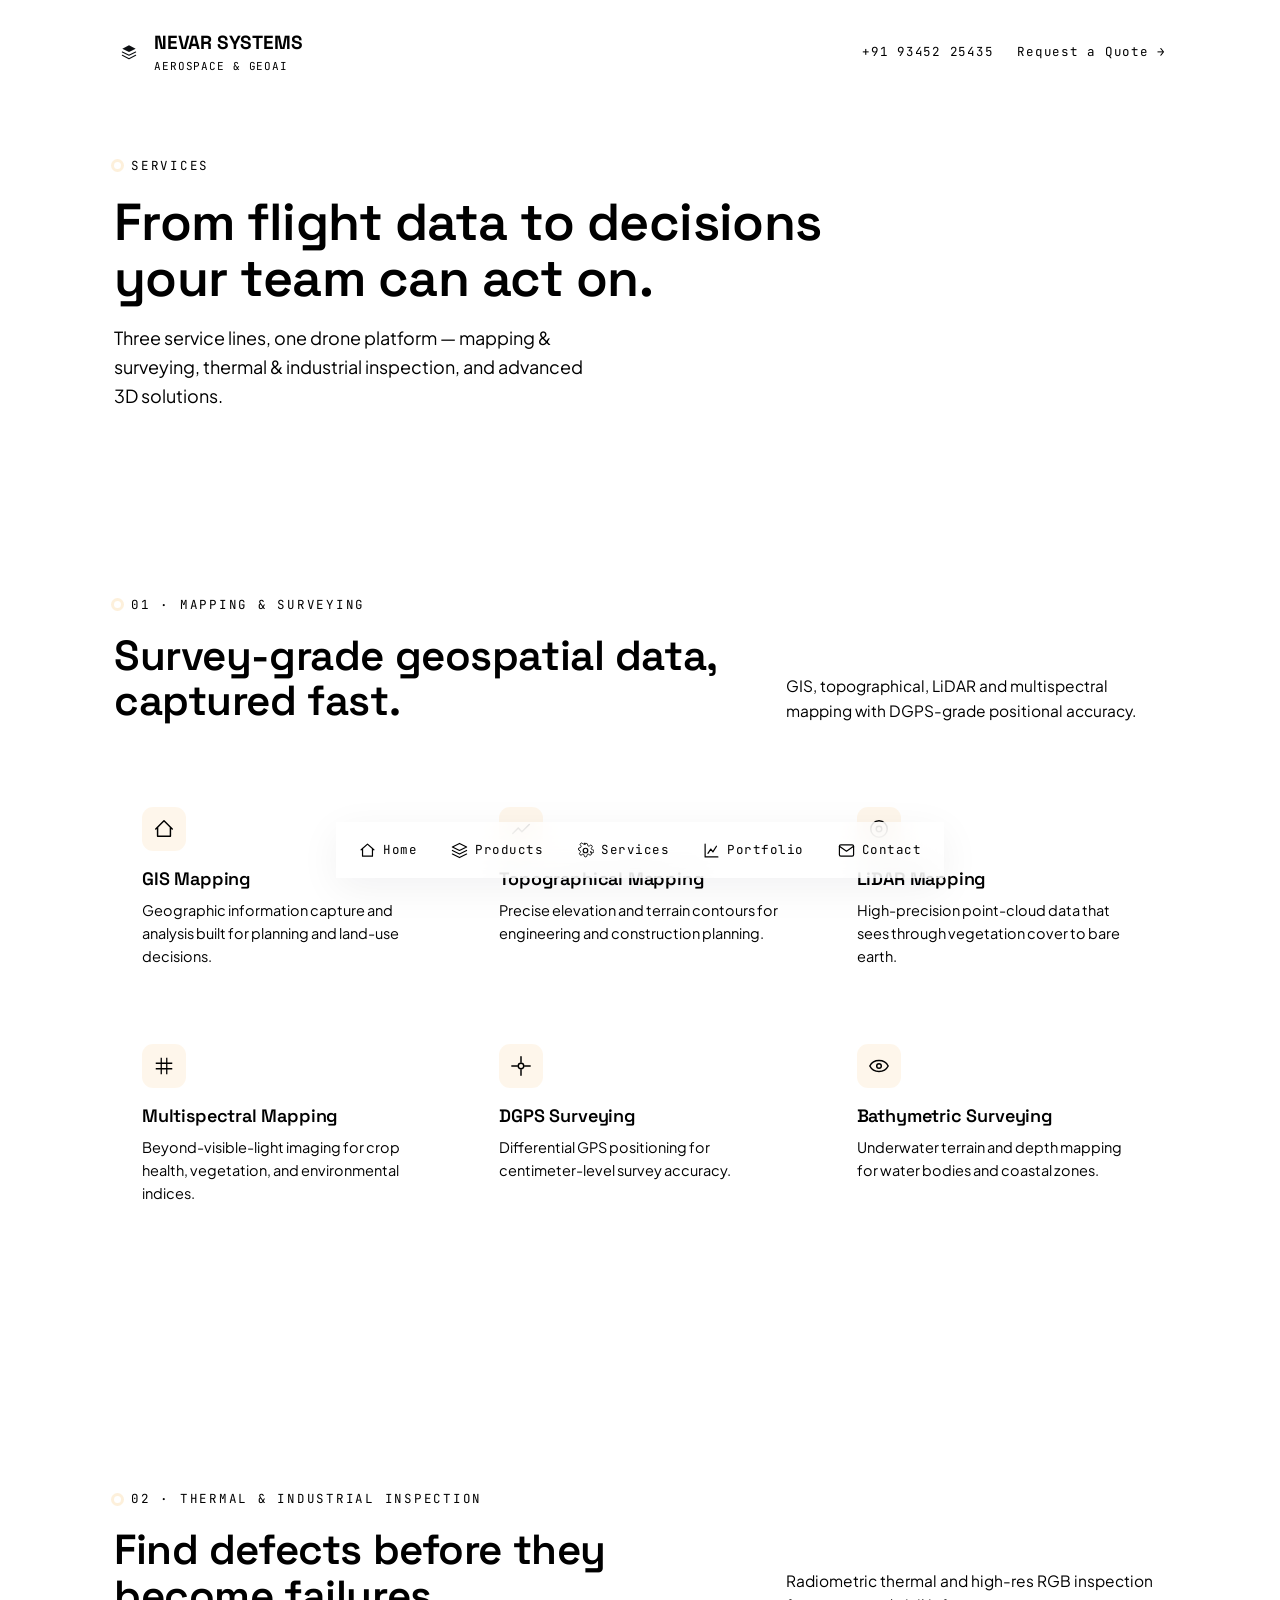
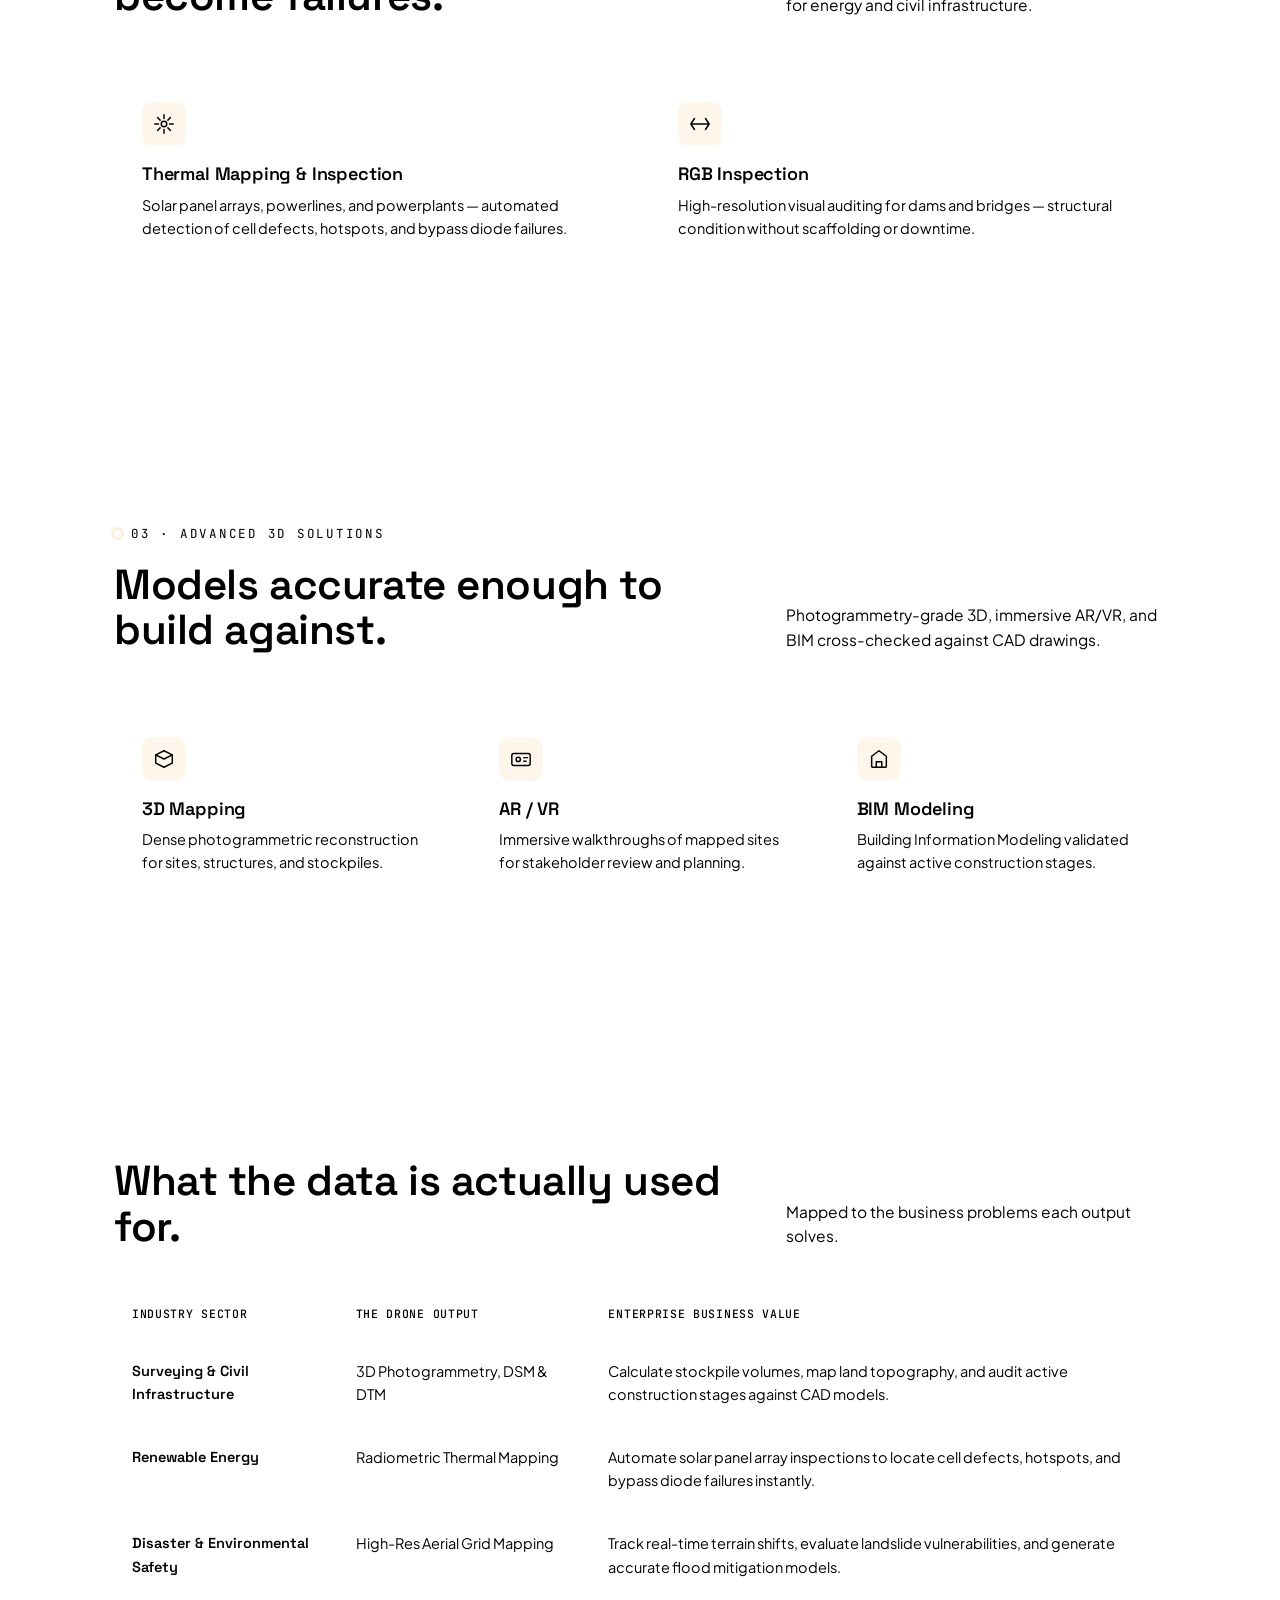
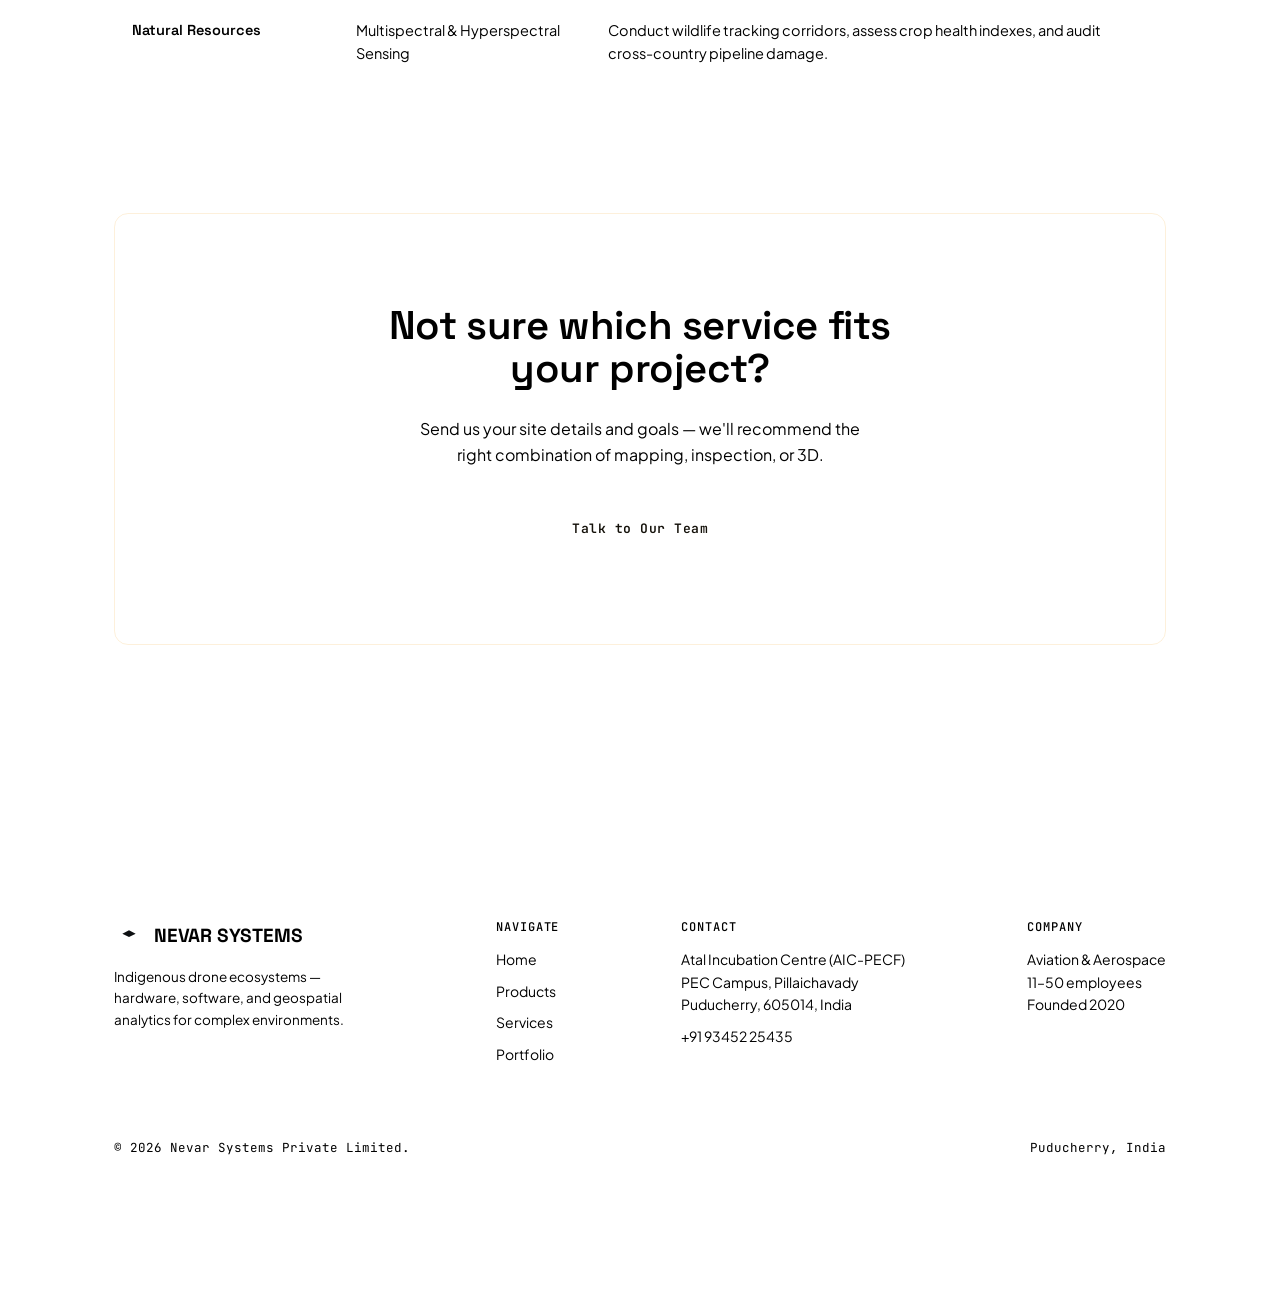
<file: services.html>
<!DOCTYPE html>
<html lang="en">
<head>
<meta charset="UTF-8">
<meta name="viewport" content="width=device-width, initial-scale=1.0">
<title>Services — Mapping, Inspection &amp; 3D | Nevar Systems</title>
<meta name="description" content="GIS mapping, thermal industrial inspection, and 3D/BIM solutions from Nevar Systems — drone-based geospatial services for surveying, energy, and infrastructure.">
<link rel="stylesheet" href="assets/style.css">
</head>
<body>

<div class="topbar">
  <a href="index.html" class="brand">
    <span class="brand-mark">
      <svg viewBox="0 0 24 24" fill="none" xmlns="http://www.w3.org/2000/svg"><path d="M12 2L2 7l10 5 10-5-10-5z" fill="#0D0F12"/><path d="M2 17l10 5 10-5M2 12l10 5 10-5" stroke="#0D0F12" stroke-width="1.6" stroke-linecap="round" stroke-linejoin="round"/></svg>
    </span>
    <span>NEVAR SYSTEMS<small>AEROSPACE &amp; GEOAI</small></span>
  </a>
  <div class="topbar-cta">
    <span class="topbar-phone">+91 93452 25435</span>
    <a href="contact.html">Request a Quote →</a>
  </div>
</div>

<header class="page-head wrap reveal in">
  <div class="eyebrow">Services</div>
  <h1>From flight data to decisions your team can act on.</h1>
  <p class="hero-sub" style="margin-top:18px;">Three service lines, one drone platform — mapping &amp; surveying, thermal &amp; industrial inspection, and advanced 3D solutions.</p>
</header>

<!-- ============ 01 MAPPING & SURVEYING ============ -->
<section id="mapping" class="wrap section-pad">
  <div class="section-head reveal">
    <div>
      <div class="eyebrow">01 · Mapping &amp; Surveying</div>
      <h2>Survey-grade geospatial data, captured fast.</h2>
    </div>
    <p>GIS, topographical, LiDAR and multispectral mapping with DGPS-grade positional accuracy.</p>
  </div>
  <div class="grid-3 reveal-stagger reveal">
    <div class="card stagger-child">
      <div class="icon-box"><svg viewBox="0 0 24 24" fill="none"><path d="M3 12l9-9 9 9M5 10v10h14V10" stroke="currentColor" stroke-width="1.6" stroke-linecap="round" stroke-linejoin="round"/></svg></div>
      <h3>GIS Mapping</h3>
      <p>Geographic information capture and analysis built for planning and land-use decisions.</p>
    </div>
    <div class="card stagger-child">
      <div class="icon-box"><svg viewBox="0 0 24 24" fill="none"><path d="M3 17l6-6 4 4 8-8" stroke="currentColor" stroke-width="1.6" stroke-linecap="round" stroke-linejoin="round"/></svg></div>
      <h3>Topographical Mapping</h3>
      <p>Precise elevation and terrain contours for engineering and construction planning.</p>
    </div>
    <div class="card stagger-child">
      <div class="icon-box"><svg viewBox="0 0 24 24" fill="none"><circle cx="12" cy="12" r="9" stroke="currentColor" stroke-width="1.6"/><circle cx="12" cy="12" r="3" stroke="currentColor" stroke-width="1.6"/></svg></div>
      <h3>LiDAR Mapping</h3>
      <p>High-precision point-cloud data that sees through vegetation cover to bare earth.</p>
    </div>
    <div class="card stagger-child">
      <div class="icon-box"><svg viewBox="0 0 24 24" fill="none"><path d="M9 3v18M15 3v18M3 9h18M3 15h18" stroke="currentColor" stroke-width="1.4"/></svg></div>
      <h3>Multispectral Mapping</h3>
      <p>Beyond-visible-light imaging for crop health, vegetation, and environmental indices.</p>
    </div>
    <div class="card stagger-child">
      <div class="icon-box"><svg viewBox="0 0 24 24" fill="none"><path d="M12 2v6m0 8v6m10-10h-6M8 12H2" stroke="currentColor" stroke-width="1.6" stroke-linecap="round"/><circle cx="12" cy="12" r="3" stroke="currentColor" stroke-width="1.6"/></svg></div>
      <h3>DGPS Surveying</h3>
      <p>Differential GPS positioning for centimeter-level survey accuracy.</p>
    </div>
    <div class="card stagger-child">
      <div class="icon-box"><svg viewBox="0 0 24 24" fill="none"><path d="M2 12c2-4 6-6 10-6s8 2 10 6c-2 4-6 6-10 6s-8-2-10-6z" stroke="currentColor" stroke-width="1.6"/><circle cx="12" cy="12" r="2.5" stroke="currentColor" stroke-width="1.6"/></svg></div>
      <h3>Bathymetric Surveying</h3>
      <p>Underwater terrain and depth mapping for water bodies and coastal zones.</p>
    </div>
  </div>
</section>

<hr class="divider wrap" style="max-width:var(--content-w); margin-left:auto; margin-right:auto;">

<!-- ============ 02 THERMAL & INDUSTRIAL INSPECTION ============ -->
<section id="inspection" class="wrap section-pad">
  <div class="section-head reveal">
    <div>
      <div class="eyebrow">02 · Thermal &amp; Industrial Inspection</div>
      <h2>Find defects before they become failures.</h2>
    </div>
    <p>Radiometric thermal and high-res RGB inspection for energy and civil infrastructure.</p>
  </div>
  <div class="grid-2 reveal-stagger reveal">
    <div class="card stagger-child">
      <div class="icon-box"><svg viewBox="0 0 24 24" fill="none"><path d="M12 2v4M12 18v4M4.93 4.93l2.83 2.83M16.24 16.24l2.83 2.83M2 12h4M18 12h4M4.93 19.07l2.83-2.83M16.24 7.76l2.83-2.83" stroke="currentColor" stroke-width="1.6" stroke-linecap="round"/><circle cx="12" cy="12" r="3" stroke="currentColor" stroke-width="1.6"/></svg></div>
      <h3>Thermal Mapping &amp; Inspection</h3>
      <p>Solar panel arrays, powerlines, and powerplants — automated detection of cell defects, hotspots, and bypass diode failures.</p>
    </div>
    <div class="card stagger-child">
      <div class="icon-box"><svg viewBox="0 0 24 24" fill="none"><path d="M2 12h20M6 6l-4 6 4 6M18 6l4 6-4 6" stroke="currentColor" stroke-width="1.6" stroke-linecap="round" stroke-linejoin="round"/></svg></div>
      <h3>RGB Inspection</h3>
      <p>High-resolution visual auditing for dams and bridges — structural condition without scaffolding or downtime.</p>
    </div>
  </div>
</section>

<hr class="divider wrap" style="max-width:var(--content-w); margin-left:auto; margin-right:auto;">

<!-- ============ 03 ADVANCED 3D SOLUTIONS ============ -->
<section id="3d" class="wrap section-pad">
  <div class="section-head reveal">
    <div>
      <div class="eyebrow">03 · Advanced 3D Solutions</div>
      <h2>Models accurate enough to build against.</h2>
    </div>
    <p>Photogrammetry-grade 3D, immersive AR/VR, and BIM cross-checked against CAD drawings.</p>
  </div>
  <div class="grid-3 reveal-stagger reveal">
    <div class="card stagger-child">
      <div class="icon-box"><svg viewBox="0 0 24 24" fill="none"><path d="M21 7.5L12 3 3 7.5l9 4.5 9-4.5z" stroke="currentColor" stroke-width="1.6" stroke-linejoin="round"/><path d="M3 7.5v9L12 21l9-4.5v-9" stroke="currentColor" stroke-width="1.6" stroke-linejoin="round"/></svg></div>
      <h3>3D Mapping</h3>
      <p>Dense photogrammetric reconstruction for sites, structures, and stockpiles.</p>
    </div>
    <div class="card stagger-child">
      <div class="icon-box"><svg viewBox="0 0 24 24" fill="none"><rect x="2" y="6" width="20" height="13" rx="2" stroke="currentColor" stroke-width="1.6"/><circle cx="9" cy="12.5" r="2.3" stroke="currentColor" stroke-width="1.6"/><path d="M15 10.5h4M15 14.5h2.5" stroke="currentColor" stroke-width="1.6" stroke-linecap="round"/></svg></div>
      <h3>AR / VR</h3>
      <p>Immersive walkthroughs of mapped sites for stakeholder review and planning.</p>
    </div>
    <div class="card stagger-child">
      <div class="icon-box"><svg viewBox="0 0 24 24" fill="none"><path d="M4 21V9l8-6 8 6v12M4 21h16M9 21v-6h6v6" stroke="currentColor" stroke-width="1.6" stroke-linejoin="round"/></svg></div>
      <h3>BIM Modeling</h3>
      <p>Building Information Modeling validated against active construction stages.</p>
    </div>
  </div>
</section>

<!-- ============ APPLICATION MATRIX ============ -->
<section class="wrap section-pad">
  <div class="section-head reveal">
    <h2>What the data is actually used for.</h2>
    <p>Mapped to the business problems each output solves.</p>
  </div>
  <div class="reveal" style="overflow-x:auto;">
    <table class="matrix-table">
      <thead>
        <tr>
          <th>Industry sector</th>
          <th>The drone output</th>
          <th>Enterprise business value</th>
        </tr>
      </thead>
      <tbody>
        <tr>
          <td data-label="Sector">Surveying &amp; Civil Infrastructure</td>
          <td data-label="Output">3D Photogrammetry, DSM &amp; DTM</td>
          <td data-label="Value">Calculate stockpile volumes, map land topography, and audit active construction stages against CAD models.</td>
        </tr>
        <tr>
          <td data-label="Sector">Renewable Energy</td>
          <td data-label="Output">Radiometric Thermal Mapping</td>
          <td data-label="Value">Automate solar panel array inspections to locate cell defects, hotspots, and bypass diode failures instantly.</td>
        </tr>
        <tr>
          <td data-label="Sector">Disaster &amp; Environmental Safety</td>
          <td data-label="Output">High-Res Aerial Grid Mapping</td>
          <td data-label="Value">Track real-time terrain shifts, evaluate landslide vulnerabilities, and generate accurate flood mitigation models.</td>
        </tr>
        <tr>
          <td data-label="Sector">Natural Resources</td>
          <td data-label="Output">Multispectral &amp; Hyperspectral Sensing</td>
          <td data-label="Value">Conduct wildlife tracking corridors, assess crop health indexes, and audit cross-country pipeline damage.</td>
        </tr>
      </tbody>
    </table>
  </div>
</section>

<!-- ============ CTA ============ -->
<section class="wrap section-pad reveal" style="text-align:center; padding-top:0;">
  <div class="placeholder" style="padding:clamp(48px,8vw,90px) 24px; min-height:0; border-style:solid; border-color:rgba(242,169,59,0.18); background: radial-gradient(120% 140% at 50% 0%, rgba(242,169,59,0.08), transparent 60%), var(--bg-raised);">
    <h2 style="font-size:clamp(26px,3.6vw,40px); max-width:560px; margin-bottom:18px;">Not sure which service fits your project?</h2>
    <p class="text-muted" style="max-width:440px; margin-bottom:28px;">Send us your site details and goals — we'll recommend the right combination of mapping, inspection, or 3D.</p>
    <a href="contact.html" class="btn btn-primary magnetic">Talk to Our Team</a>
  </div>
</section>

<footer>
  <div class="footer-grid">
    <div class="footer-col" style="max-width:260px;">
      <div class="brand" style="margin-bottom:14px;">
        <span class="brand-mark">
          <svg viewBox="0 0 24 24" fill="none"><path d="M12 2L2 7l10 5 10-5-10-5z" fill="#0D0F12"/></svg>
        </span>
        <span>NEVAR SYSTEMS</span>
      </div>
      <p style="color:var(--muted); font-size:13.5px;">Indigenous drone ecosystems — hardware, software, and geospatial analytics for complex environments.</p>
    </div>
    <div class="footer-col">
      <h4>Navigate</h4>
      <a href="index.html">Home</a>
      <a href="products.html">Products</a>
      <a href="services.html">Services</a>
      <a href="portfolio.html">Portfolio</a>
    </div>
    <div class="footer-col">
      <h4>Contact</h4>
      <p>Atal Incubation Centre (AIC-PECF)<br>PEC Campus, Pillaichavady<br>Puducherry, 605014, India</p>
      <a href="tel:+919345225435">+91 93452 25435</a>
    </div>
    <div class="footer-col">
      <h4>Company</h4>
      <p>Aviation &amp; Aerospace<br>11–50 employees<br>Founded 2020</p>
    </div>
  </div>
  <div class="footer-bottom">
    <span>© 2026 Nevar Systems Private Limited.</span>
    <span>Puducherry, India</span>
  </div>
</footer>

<nav class="island-nav">
  <a href="index.html" class="island-item">
    <svg viewBox="0 0 24 24" fill="none"><path d="M3 11l9-8 9 8M5 9v11h14V9" stroke="currentColor" stroke-width="1.7" stroke-linecap="round" stroke-linejoin="round"/></svg>
    <span>Home</span>
  </a>
  <a href="products.html" class="island-item">
    <svg viewBox="0 0 24 24" fill="none"><path d="M12 2L2 7l10 5 10-5-10-5z" stroke="currentColor" stroke-width="1.7" stroke-linejoin="round"/><path d="M2 17l10 5 10-5M2 12l10 5 10-5" stroke="currentColor" stroke-width="1.7" stroke-linecap="round" stroke-linejoin="round"/></svg>
    <span>Products</span>
  </a>
  <a href="services.html" class="island-item active">
    <svg viewBox="0 0 24 24" fill="none"><circle cx="12" cy="12" r="3.2" stroke="currentColor" stroke-width="1.7"/><path d="M19.4 13a1.6 1.6 0 00.3 1.8l.1.1a2 2 0 11-2.8 2.8l-.1-.1a1.6 1.6 0 00-1.8-.3 1.6 1.6 0 00-1 1.5V19a2 2 0 11-4 0v-.2a1.6 1.6 0 00-1-1.5 1.6 1.6 0 00-1.8.3l-.1.1a2 2 0 11-2.8-2.8l.1-.1a1.6 1.6 0 00.3-1.8 1.6 1.6 0 00-1.5-1H4a2 2 0 110-4h.2a1.6 1.6 0 001.5-1 1.6 1.6 0 00-.3-1.8l-.1-.1a2 2 0 112.8-2.8l.1.1a1.6 1.6 0 001.8.3H10a1.6 1.6 0 001-1.5V4a2 2 0 114 0v.2a1.6 1.6 0 001 1.5 1.6 1.6 0 001.8-.3l.1-.1a2 2 0 112.8 2.8l-.1.1a1.6 1.6 0 00-.3 1.8V10a1.6 1.6 0 001.5 1h.2a2 2 0 110 4h-.2a1.6 1.6 0 00-1.5 1z" stroke="currentColor" stroke-width="1.3" stroke-linejoin="round"/></svg>
    <span>Services</span>
  </a>
  <a href="portfolio.html" class="island-item">
    <svg viewBox="0 0 24 24" fill="none"><path d="M3 3v18h18M7 16l4-6 3 4 5-8" stroke="currentColor" stroke-width="1.7" stroke-linecap="round" stroke-linejoin="round"/></svg>
    <span>Portfolio</span>
  </a>
  <a href="contact.html" class="island-item">
    <svg viewBox="0 0 24 24" fill="none"><path d="M22 6l-10 7L2 6" stroke="currentColor" stroke-width="1.7" stroke-linecap="round" stroke-linejoin="round"/><rect x="2" y="4" width="20" height="16" rx="2" stroke="currentColor" stroke-width="1.7"/></svg>
    <span>Contact</span>
  </a>
</nav>

<script src="assets/main.js"></script>
</body>
</html>
</file>
<file: assets/style.css>
/* ============================================================
   NEVAR SYSTEMS — Design System
   Warm Tech: Obsidian dark base, Solar Amber accent
   ============================================================ */

@import url('https://fonts.googleapis.com/css2?family=Space+Grotesk:wght@400;500;600;700&family=Plus+Jakarta+Sans:wght@400;500;600;700;800&family=JetBrains+Mono:wght@400;500;600&display=swap');

:root {
  /* Colors */
  /* --bg: #0D0F12;
  --bg-raised: #15181D;
  --bg-card: #181B20;
  --line: #262B33;
  --line-soft: #1D2127;
  --amber: #F2A93B;
  --amber-deep: #E57C23;
  --cream: #F7F4EF;
  --muted: #8A8F98;
  --muted-dim: #5C616B; default dark mode */


  
  /* --bg: #F8F9FA;
  --bg-raised: #FFFFFF;
  --bg-card: #F1F3F5;
  --line: #DDE1E5;
  --line-soft: #E9ECEF;
  --amber: #228BE6;       
  --amber-deep: #1C7ED6;  
  --cream: #1A1B1F;       
  --muted: #68707C;
  --muted-dim: #A1A8B3; blue and white theme for light mode */
  
  /* --bg: #F2F7F4;
  --bg-raised: #FFFFFF;
  --bg-card: #E5EDE9;
  --line: #C7D7CE;
  --line-soft: #DDE7E1;
  --amber: #00875A;       
  --amber-deep: #005238;  
  --cream: #091E15;       
  --muted: #5A6B63;
  --muted-dim: #8FA398; green and white theme for light mode */
 
/* --bg: #F5F3F7;
  --bg-raised: #FFFFFF;
  --bg-card: #ECE9F1;
  --line: #D3CADC;
  --line-soft: #E4DDEB;
  --amber: #9C27B0;       
  --amber-deep: #E91E63;  
  --cream: #120E16;       
  --muted: #6F6478;
  --muted-dim: #A59AAE; pink and white theme for light mode  */

  
  /* Colors */
  /* --bg: #FAF6EE;
  --bg-raised: #FFFDF9;
  --bg-card: #F1EAE0;
  --line: #DBD1C2;
  --line-soft: #E7DFD3;
  --amber: #A63A50;       
  --amber-deep: #2A324B;  
  --cream: #1A1813;       
  --muted: #70695E;
  --muted-dim: #A39B8F; vintage warm theme for light mode  */

  /* --nav-bg: rgba(255, 255, 255, 0.72);  */
  /* --nav-shadow: 0 10px 40px rgba(0, 0, 0, 0.08), 0 4px 12px rgba(0, 0, 0, 0.04); */
  
  
  /* --bg: #F5F6F8;          
  --bg-raised: #FFFFFF;
  --bg-card: #EAECEF;     
  --line: #CED4DA;
  --line-soft: #E9ECEF;
  --amber: #FF5A00;       
  --amber-deep: #D03E00;   
  --cream: #111418;      
  --muted: #6C757D;
  --muted-dim: #ADB5BD;
  
  --nav-bg: rgba(255, 255, 255, 0.75);
  --nav-shadow: 0 10px 40px rgba(17, 20, 24, 0.08); orange and white theme fo
r light mode 
  
   /* --bg: #F0F4F8;           
  --bg-raised: #FFFFFF;
  --bg-card: #E1E8F0;     
  --line: #C8D6E5;
  --line-soft: #ECF0F4;
  --amber: #00A8FF;       
  --amber-deep: #007CE0;  
  --cream: #0F172A;      
  --muted: #64748B;
  --muted-dim: #94A3B8;
*/
  --nav-bg: rgba(255, 255, 255, 0.75);
  --nav-shadow: 0 10px 40px rgba(15, 23, 42, 0.06); 

  /* Type */
  --font-display: 'Space Grotesk', sans-serif;
  --font-body: 'Plus Jakarta Sans', sans-serif;
  --font-mono: 'JetBrains Mono', monospace;

  /* Layout */
  --content-w: 1180px;
  --pad: clamp(20px, 5vw, 64px);
  --radius: 14px;
  --radius-sm: 8px;

  /* Motion */
  --ease: cubic-bezier(.16,.84,.44,1);
}

* { box-sizing: border-box; margin: 0; padding: 0; }

html {
  scroll-behavior: smooth;
  background: var(--bg);
}

@media (prefers-reduced-motion: reduce) {
  html { scroll-behavior: auto; }
  * { animation-duration: 0.01ms !important; animation-iteration-count: 1 !important; transition-duration: 0.01ms !important; }
}

body {
  background: var(--bg);
  color: var(--cream);
  font-family: var(--font-body);
  font-size: 16px;
  line-height: 1.6;
  -webkit-font-smoothing: antialiased;
  overflow-x: hidden;
  padding-bottom: 110px; /* room for dynamic island nav */
}

img, svg { display: block; max-width: 100%; }
a { color: inherit; text-decoration: none; }
ul { list-style: none; }
button { font: inherit; cursor: pointer; }

h1, h2, h3, h4 {
  font-family: var(--font-display);
  font-weight: 600;
  line-height: 1.08;
  letter-spacing: -0.01em;
}

::selection { background: var(--amber); color: var(--bg); }

:focus-visible {
  outline: 2px solid var(--amber);
  outline-offset: 3px;
  border-radius: 4px;
}

/* ============== Layout helpers ============== */
.wrap {
  max-width: var(--content-w);
  margin: 0 auto;
  padding-left: var(--pad);
  padding-right: var(--pad);
}

section { position: relative; }

.section-pad { padding-top: clamp(64px, 10vw, 140px); padding-bottom: clamp(64px, 10vw, 140px); }

.eyebrow {
  font-family: var(--font-mono);
  font-size: 12.5px;
  letter-spacing: 0.14em;
  text-transform: uppercase;
  color: var(--amber);
  display: flex;
  align-items: center;
  gap: 10px;
  margin-bottom: 18px;
}
.eyebrow::before {
  content: '';
  width: 7px;
  height: 7px;
  border-radius: 50%;
  background: var(--amber);
  box-shadow: 0 0 0 3px rgba(242,169,59,0.18);
}

.section-head {
  display: flex;
  justify-content: space-between;
  align-items: flex-end;
  gap: 32px;
  margin-bottom: clamp(36px, 5vw, 56px);
  flex-wrap: wrap;
}
.section-head h2 { font-size: clamp(28px, 4vw, 42px); max-width: 640px; }
.section-head p { color: var(--muted); max-width: 380px; font-size: 15.5px; }

/* ============== Top brand bar (minimal, scrolls away content sits beneath) ============== */
.topbar {
  display: flex;
  align-items: center;
  justify-content: space-between;
  padding: 28px var(--pad) 0;
  max-width: var(--content-w);
  margin: 0 auto;
}
.brand {
  display: flex;
  align-items: center;
  gap: 10px;
  font-family: var(--font-display);
  font-weight: 700;
  font-size: 19px;
  letter-spacing: -0.01em;
}
.brand-mark {
  width: 30px; height: 30px;
  border-radius: 8px;
  background: linear-gradient(135deg, var(--amber), var(--amber-deep));
  display: flex; align-items: center; justify-content: center;
  flex-shrink: 0;
}
.brand-mark svg { width: 16px; height: 16px; }
.brand small { color: var(--muted); font-family: var(--font-mono); font-weight: 400; font-size: 11px; display: block; letter-spacing: 0.08em; }

.topbar-cta {
  font-family: var(--font-mono);
  font-size: 12.5px;
  letter-spacing: 0.06em;
  color: var(--muted);
  display: flex;
  gap: 24px;
  align-items: center;
}
.topbar-cta a:hover { color: var(--amber); }
.topbar-phone { color: var(--cream); }

@media (max-width: 640px) {
  .topbar-cta { display: none; }
}

/* ============== Dynamic Island Bottom Nav ============== */
.island-nav {
  position: fixed;
  left: 50%;
  bottom: 22px;
  transform: translateX(-50%);
  z-index: 200;
  display: flex;
  align-items: center;
  gap: 2px;
  padding: 7px;
  
  /* UPDATED: Uses responsive token for background blur */
  background: var(--nav-bg);
  backdrop-filter: blur(16px) saturate(140%);
  -webkit-backdrop-filter: blur(16px) saturate(140%);
  
  /* UPDATED: Uses soft line token instead of hardcoded white alpha */
  border: 1px solid var(--line-soft);
  
  /* UPDATED: Uses responsive shadow token */
  box-shadow: var(--nav-shadow);
  
  transition: gap .35s var(--ease), padding .35s var(--ease), transform .4s var(--ease);
}

.island-nav.shrink {
  gap: 0;
}

.island-item {
  position: relative;
  display: flex;
  align-items: center;
  gap: 7px;
  padding: 11px 16px;
  border-radius: 999px;
  color: var(--muted);
  font-family: var(--font-mono);
  font-size: 12.5px;
  letter-spacing: 0.04em;
  white-space: nowrap;
  transition: background .25s var(--ease), color .25s var(--ease);
}

.island-item svg { 
  width: 17px; 
  height: 17px; 
  flex-shrink: 0; 
}

.island-item span { 
  transition: opacity .25s var(--ease), width .25s var(--ease); 
}

.island-nav.shrink .island-item span {
  width: 0;
  opacity: 0;
  overflow: hidden;
  display: inline-block;
}

.island-nav.shrink .island-item { 
  padding: 11px; 
}

/* UPDATED: Hover state uses main dark text color (var(--cream)) and background card color for contrast */
.island-item:hover { 
  color: var(--cream); 
  background: var(--bg-card); 
}

/* UPDATED: Active state retains full contrast irrespective of background */
.island-item.active { 
  color: var(--bg); 
  background: var(--amber); 
}

.island-item.active:hover { 
  color: var(--bg); 
}
.island-nav.icon-only .island-item {
  padding: 11px;
}

.island-nav.icon-only .island-item span {
  display: none;
}

@media (max-width: 480px) {
  .island-nav { bottom: 14px; }
}

@media (max-width: 768px), (hover: none) and (pointer: coarse) {
  .island-nav {
    gap: 0;
    padding: 6px;
  }

  .island-item {
    padding: 11px;
  }

  .island-item span {
    display: none;
  }
}

/* ============== Buttons ============== */
.btn {
  display: inline-flex;
  align-items: center;
  gap: 9px;
  font-family: var(--font-mono);
  font-size: 13px;
  letter-spacing: 0.04em;
  padding: 14px 26px;
  border-radius: 999px;
  border: 1px solid transparent;
  transition: transform .25s var(--ease), background .25s var(--ease), border-color .25s var(--ease);
  position: relative;
}
.btn-primary {
  background: var(--amber);
  color: #14110A;
  font-weight: 600;
}
.btn-primary:hover { background: #FFC267; }
.btn-ghost {
  border-color: var(--line);
  color: var(--cream);
}
.btn-ghost:hover { border-color: var(--amber); color: var(--amber); }
.magnetic { will-change: transform; }

/* ============== Hero ============== */
.hero {
  padding-top: clamp(48px, 8vw, 90px);
  padding-bottom: clamp(40px, 6vw, 70px);
}
.hero-grid {
  display: grid;
  grid-template-columns: 1.1fr 0.9fr;
  gap: 56px;
  align-items: center;
}
@media (max-width: 900px) {
  .hero-grid { grid-template-columns: 1fr; }
}
.hero h1 {
  font-size: clamp(36px, 5.4vw, 64px);
  margin-bottom: 22px;
}
.hero h1 .accent { color: var(--amber); }
.hero-sub {
  color: var(--muted);
  font-size: clamp(15px, 1.6vw, 18px);
  max-width: 480px;
  margin-bottom: 34px;
}
.hero-actions { display: flex; gap: 14px; flex-wrap: wrap; margin-bottom: 44px; }

.hero-stats {
  display: flex;
  gap: clamp(20px, 4vw, 40px);
  flex-wrap: wrap;
}
.stat .num {
  font-family: var(--font-mono);
  font-size: clamp(22px, 2.6vw, 30px);
  color: var(--amber);
  font-weight: 600;
  font-variant-numeric: tabular-nums;
}
.stat .label {
  font-size: 12.5px;
  color: var(--muted);
  margin-top: 4px;
  max-width: 130px;
}

/* ============== Placeholder media block ============== */
.placeholder {
  position: relative;
  border-radius: var(--radius);
  border: 1px dashed rgba(247,244,239,0.18);
  background:
    repeating-linear-gradient(135deg, rgba(242,169,59,0.04) 0 2px, transparent 2px 14px),
    var(--bg-raised);
  display: flex;
  flex-direction: column;
  align-items: center;
  justify-content: center;
  text-align: center;
  gap: 8px;
  overflow: hidden;
  min-height: 220px;
}
.placeholder .ph-icon {
  width: 38px; height: 38px;
  color: var(--muted-dim);
  margin-bottom: 4px;
}
.placeholder .ph-label {
  font-family: var(--font-mono);
  font-size: 11.5px;
  letter-spacing: 0.08em;
  text-transform: uppercase;
  color: var(--muted);
}
.placeholder .ph-sub {
  font-size: 11.5px;
  color: var(--muted-dim);
}
.placeholder.hero-media { aspect-ratio: 4/5; }
@media (max-width: 900px) { .placeholder.hero-media { aspect-ratio: 16/10; } }

/* ============== Cards / Grid ============== */
.grid-3 { display: grid; grid-template-columns: repeat(3, 1fr); gap: 20px; }
.grid-2 { display: grid; grid-template-columns: repeat(2, 1fr); gap: 20px; }
@media (max-width: 900px) { .grid-3 { grid-template-columns: 1fr 1fr; } }
@media (max-width: 640px) { .grid-3, .grid-2 { grid-template-columns: 1fr; } }

.card {
  background: var(--bg-card);
  border: 1px solid var(--line-soft);
  border-radius: var(--radius);
  padding: 28px;
  transition: transform .3s var(--ease), border-color .3s var(--ease), box-shadow .3s var(--ease);
}
.card:hover {
  transform: translateY(-8px);
  border-color: rgba(242,169,59,0.35);
  box-shadow: 0 0 0 1px rgba(242,169,59,0.08) inset, 0 20px 40px rgba(0,0,0,0.3);
}
.card .icon-box {
  width: 44px; height: 44px;
  border-radius: 11px;
  background: rgba(242,169,59,0.1);
  color: var(--amber);
  display: flex; align-items: center; justify-content: center;
  margin-bottom: 18px;
}
.card .icon-box svg { width: 22px; height: 22px; }
.card h3 { font-size: 18px; margin-bottom: 10px; }
.card p { color: var(--muted); font-size: 14.5px; }

/* ============== Reveal on scroll ============== */
.reveal {
  opacity: 0;
  transform: translateY(28px);
  transition: opacity .8s var(--ease), transform .8s var(--ease);
}
.reveal.in { opacity: 1; transform: translateY(0); }
.reveal-stagger.in .stagger-child { opacity: 1; transform: translateY(0); }
.stagger-child {
  opacity: 0;
  transform: translateY(24px);
  transition: opacity .7s var(--ease), transform .7s var(--ease);
}
.stagger-child:nth-child(1) { transition-delay: .05s; }
.stagger-child:nth-child(2) { transition-delay: .14s; }
.stagger-child:nth-child(3) { transition-delay: .23s; }
.stagger-child:nth-child(4) { transition-delay: .32s; }

/* ============== Divider ============== */
.divider {
  border: none;
  border-top: 1px solid var(--line-soft);
  margin: 0;
}

/* ============== Footer ============== */
footer {
  border-top: 1px solid var(--line-soft);
  margin-top: clamp(60px, 8vw, 100px);
  padding: 48px var(--pad) 40px;
  max-width: var(--content-w);
  margin-left: auto;
  margin-right: auto;
}
.footer-grid {
  display: flex;
  justify-content: space-between;
  gap: 32px;
  flex-wrap: wrap;
}
.footer-col h4 {
  font-family: var(--font-mono);
  font-size: 12px;
  letter-spacing: 0.08em;
  text-transform: uppercase;
  color: var(--muted);
  margin-bottom: 14px;
  font-weight: 500;
}
.footer-col a, .footer-col p {
  display: block;
  color: var(--cream);
  font-size: 14px;
  margin-bottom: 9px;
}
.footer-col a:hover { color: var(--amber); }
.footer-bottom {
  margin-top: 40px;
  padding-top: 24px;
  border-top: 1px solid var(--line-soft);
  display: flex;
  justify-content: space-between;
  flex-wrap: wrap;
  gap: 10px;
  font-size: 12.5px;
  color: var(--muted-dim);
  font-family: var(--font-mono);
}

/* ============== Page header (interior pages) ============== */
.page-head { padding-top: clamp(40px, 7vw, 80px); padding-bottom: clamp(36px, 5vw, 56px); }
.page-head h1 { font-size: clamp(32px, 5vw, 52px); max-width: 760px; }
.page-head .hero-sub { margin-bottom: 0; }

/* ============== Tag pill ============== */
.pill {
  display: inline-flex;
  align-items: center;
  gap: 6px;
  font-family: var(--font-mono);
  font-size: 11.5px;
  letter-spacing: 0.05em;
  padding: 6px 12px;
  border-radius: 999px;
  border: 1px solid var(--line);
  color: var(--muted);
}

/* ============== Sticky split (Products page) ============== */
.split {
  display: grid;
  grid-template-columns: 0.85fr 1.15fr;
  gap: 60px;
}
@media (max-width: 900px) {
  .split { grid-template-columns: 1fr; }
}
.split-media {
  position: sticky;
  top: 28px;
  align-self: start;
  height: fit-content;
}
@media (max-width: 900px) {
  .split-media { position: relative; top: 0; }
}

.spec-row {
  display: flex;
  justify-content: space-between;
  align-items: center;
  padding: 18px 0;
  border-bottom: 1px solid var(--line-soft);
}
.spec-row:first-child { border-top: 1px solid var(--line-soft); }
.spec-row .label { color: var(--muted); font-size: 14.5px; }
.spec-row .value { font-family: var(--font-mono); font-size: 15px; color: var(--cream); font-variant-numeric: tabular-nums; }

/* Payload swap interactive */
.payload-list { display: flex; flex-direction: column; gap: 4px; }
.payload-item {
  padding: 16px 18px;
  border-radius: var(--radius-sm);
  cursor: pointer;
  transition: background .25s var(--ease);
  border: 1px solid transparent;
}
.payload-item:hover, .payload-item.active {
  background: rgba(242,169,59,0.07);
  border-color: rgba(242,169,59,0.2);
}
.payload-item .p-name { font-family: var(--font-display); font-weight: 600; font-size: 16px; }
.payload-item.active .p-name { color: var(--amber); }
.payload-item .p-desc { font-size: 13.5px; color: var(--muted); margin-top: 3px; }

/* ============== Table (services matrix) ============== */
.matrix-table { width: 100%; border-collapse: collapse; }
.matrix-table th {
  text-align: left;
  font-family: var(--font-mono);
  font-size: 11.5px;
  letter-spacing: 0.06em;
  text-transform: uppercase;
  color: var(--muted);
  font-weight: 500;
  padding: 0 18px 16px;
  border-bottom: 1px solid var(--line);
}
.matrix-table td {
  padding: 20px 18px;
  border-bottom: 1px solid var(--line-soft);
  font-size: 14.5px;
  vertical-align: top;
}
.matrix-table tr td:first-child { color: var(--cream); font-weight: 600; font-family: var(--font-display); }
.matrix-table tr td:nth-child(2) { color: var(--amber); }
.matrix-table tr td:nth-child(3) { color: var(--muted); }
.matrix-table { display: table; }
@media (max-width: 760px) {
  .matrix-table thead { display: none; }
  .matrix-table, .matrix-table tbody, .matrix-table tr, .matrix-table td { display: block; width: 100%; }
  .matrix-table tr { padding: 20px 0; border-bottom: 1px solid var(--line); }
  .matrix-table td { padding: 4px 0; border: none; }
  .matrix-table td:before {
    content: attr(data-label);
    display: block;
    font-family: var(--font-mono);
    font-size: 10.5px;
    text-transform: uppercase;
    letter-spacing: 0.06em;
    color: var(--muted-dim);
    margin-bottom: 3px;
  }
}

/* ============== Counter strip (signature element) ============== */
.telemetry {
  display: grid;
  grid-template-columns: repeat(4, 1fr);
  border: 1px solid var(--line-soft);
  border-radius: var(--radius);
  overflow: hidden;
}
.telemetry-cell {
  padding: 30px 24px;
  border-right: 1px solid var(--line-soft);
  position: relative;
}
.telemetry-cell:last-child { border-right: none; }
.telemetry-cell .t-num {
  font-family: var(--font-mono);
  font-size: clamp(26px, 3.2vw, 38px);
  color: var(--amber);
  font-variant-numeric: tabular-nums;
  font-weight: 600;
}
.telemetry-cell .t-label {
  font-size: 12.5px;
  color: var(--muted);
  margin-top: 6px;
}
@media (max-width: 760px) {
  .telemetry { grid-template-columns: repeat(2, 1fr); }
  .telemetry-cell:nth-child(2) { border-right: none; }
  .telemetry-cell:nth-child(1), .telemetry-cell:nth-child(2) { border-bottom: 1px solid var(--line-soft); }
}

/* ============== Form ============== */
.form-grid { display: grid; grid-template-columns: 1fr 1fr; gap: 18px; }
@media (max-width: 640px) { .form-grid { grid-template-columns: 1fr; } }
.field { display: flex; flex-direction: column; gap: 8px; }
.field.full { grid-column: 1 / -1; }
.field label {
  font-family: var(--font-mono);
  font-size: 11.5px;
  letter-spacing: 0.06em;
  text-transform: uppercase;
  color: var(--muted);
}
.field input, .field select, .field textarea {
  background: var(--bg-raised);
  border: 1px solid var(--line);
  border-radius: var(--radius-sm);
  padding: 13px 16px;
  color: var(--cream);
  font-family: var(--font-body);
  font-size: 14.5px;
  transition: border-color .25s var(--ease);
}
.field input:focus, .field select:focus, .field textarea:focus {
  border-color: var(--amber);
  outline: none;
}
.field textarea { resize: vertical; min-height: 110px; }

/* ============== Misc utility ============== */
.center { text-align: center; }
.mt-xl { margin-top: clamp(48px, 7vw, 80px); }
.text-muted { color: var(--muted); }
.glow-bg {
  position: absolute;
  width: 600px; height: 600px;
  background: radial-gradient(circle, rgba(242,169,59,0.10) 0%, transparent 70%);
  pointer-events: none;
  z-index: -1;
}
</file>
